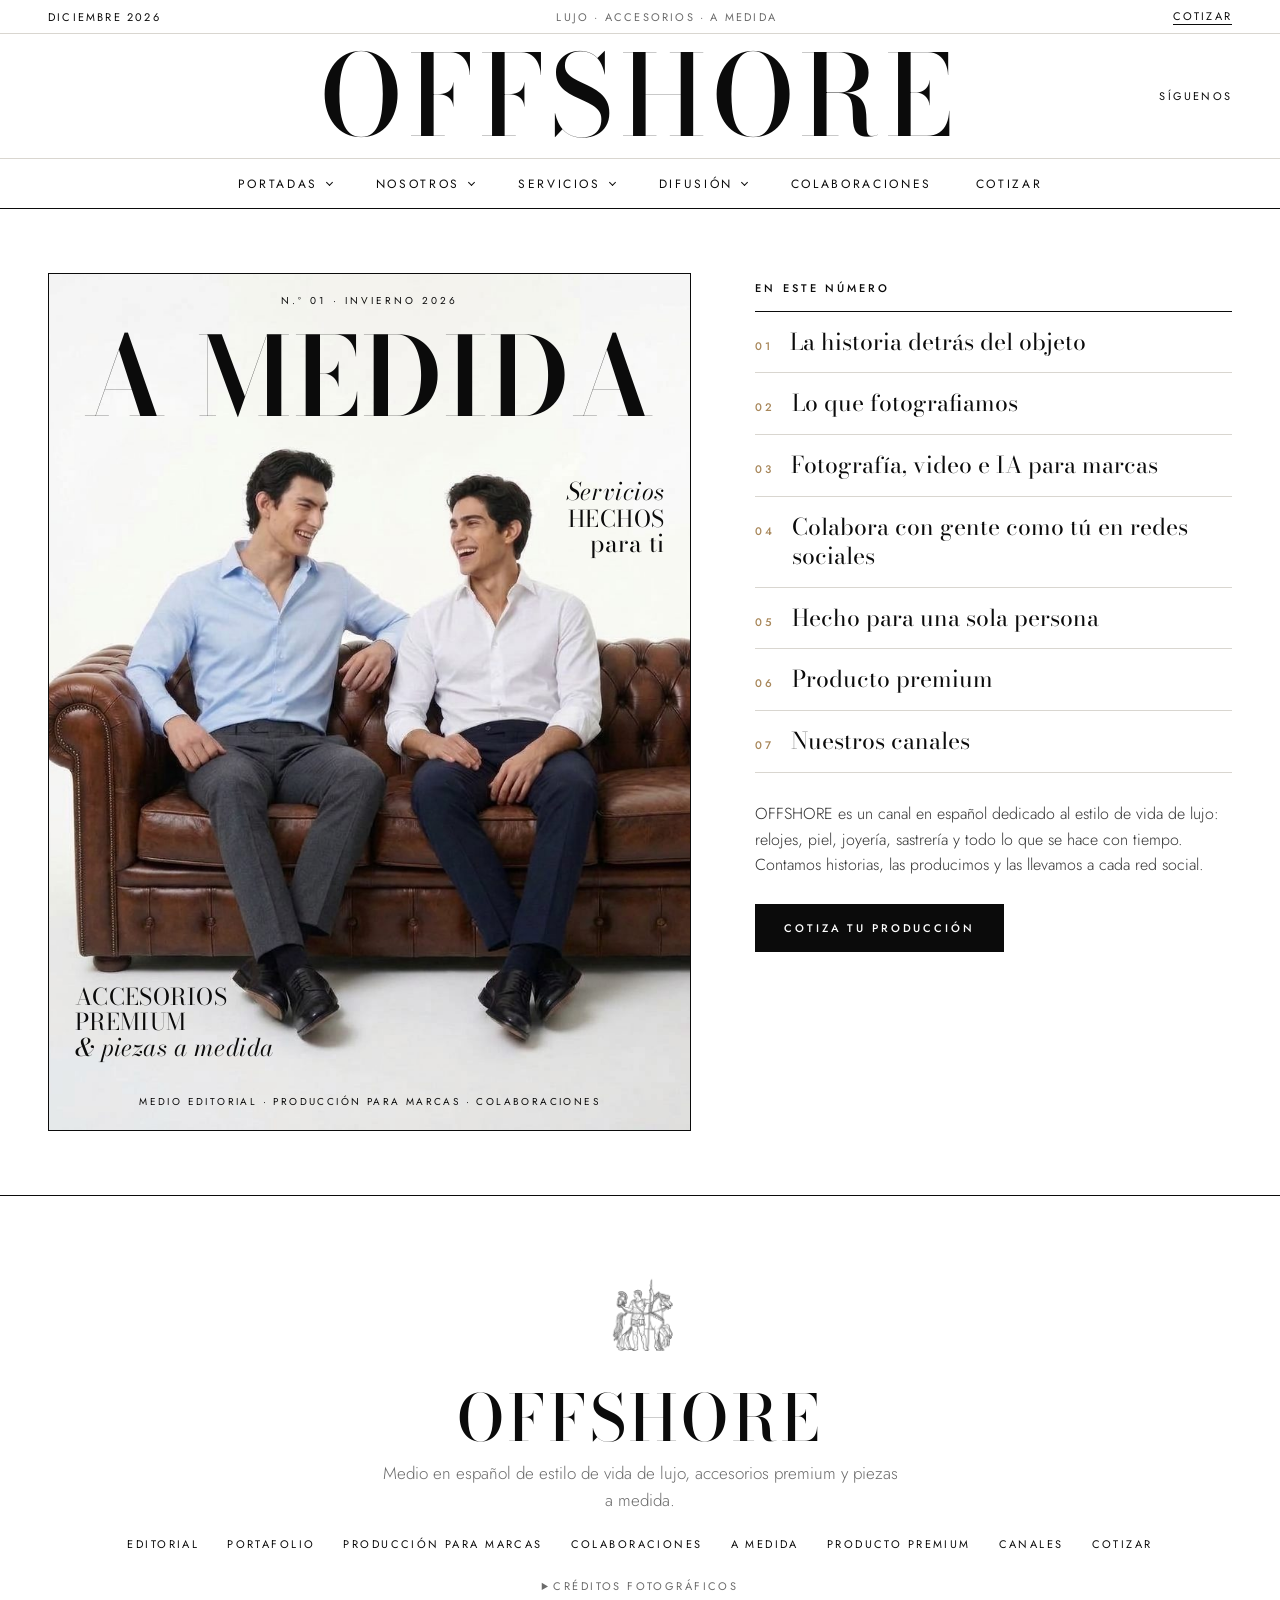
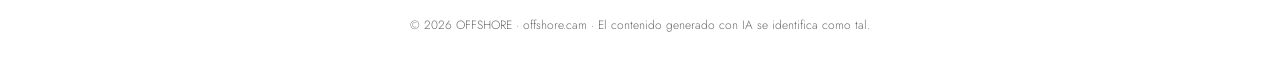
<file: index.html>
<!doctype html>
<html lang="es">
<head>
<meta charset="utf-8">
<meta name="viewport" content="width=device-width, initial-scale=1">
<title>OFFSHORE · Lujo, accesorios y piezas a medida</title>
<meta name="description" content="OFFSHORE es un medio en español de estilo de vida de lujo: accesorios premium y piezas a medida. Producimos fotografía, video y contenido con IA para marcas, y unimos marcas que colaboran y dividen el costo de producción.">
<meta property="og:title" content="OFFSHORE · Lujo, accesorios y piezas a medida">
<meta property="og:description" content="OFFSHORE es un medio en español de estilo de vida de lujo: accesorios premium y piezas a medida. Producimos fotografía, video y contenido con IA para marcas, y unimos marcas que colaboran y dividen el costo de producción.">
<meta property="og:image" content="images/marca/offshore-emblema.jpg">
<meta property="og:type" content="website">
<meta name="theme-color" content="#ffffff">
<link rel="icon" href="images/marca/offshore-emblema.jpg">
<link rel="preconnect" href="https://fonts.googleapis.com">
<link rel="preconnect" href="https://fonts.gstatic.com" crossorigin>
<link href="https://fonts.googleapis.com/css2?family=Bodoni+Moda:ital,opsz,wght@0,6..96,400..900;1,6..96,400..700&family=Jost:wght@300;400;500&display=swap" rel="stylesheet">
<link rel="stylesheet" href="css/offshore.css">
</head>
<body>

<a class="saltar" href="#contenido">Ir al contenido</a>

<header class="cabecera" id="cabecera">
  <div class="barra">
    <span class="barra__fecha" id="fecha">Noviembre 2026</span>
    <span class="barra__lema">Lujo · Accesorios · A medida</span>
    <a class="barra__cta" href="cotiza/index.html">Cotizar</a>
  </div>
  <div class="mancheta">
    <button class="menu-btn" id="menuBtn" aria-expanded="false" aria-controls="menu" aria-label="Abrir menú"><span></span><span></span></button>
    <a class="mancheta__nombre" href="index.html">OFFSHORE</a>
    <a class="mancheta__canales" href="canales/index.html">Síguenos</a>
  </div>
  <nav class="menu" id="menu" aria-label="Principal">
    <ul class="menu__lista">
      <li class="menu__grupo">
        <button class="menu__abre" type="button" aria-expanded="false" aria-controls="menuPortadas">Portadas</button>
        <ul class="menu__sub" id="menuPortadas">
          <li><a href="index.html" aria-current="page"><span>N.º 01</span>Invierno 2026</a></li>
        </ul>
      </li>
      <li class="menu__grupo">
        <button class="menu__abre" type="button" aria-expanded="false" aria-controls="menuNosotros">Nosotros</button>
        <ul class="menu__sub" id="menuNosotros">
          <li><a href="editorial/index.html"><span>01</span>Editorial</a></li>
          <li><a href="portafolio/index.html"><span>02</span>Portafolio</a></li>
          <li><a href="canales/index.html"><span>03</span>Canales</a></li>
        </ul>
      </li>
      <li class="menu__grupo">
        <button class="menu__abre" type="button" aria-expanded="false" aria-controls="menuServicios">Servicios</button>
        <ul class="menu__sub" id="menuServicios">
          <li><a href="servicios/index.html#filmacion"><span>01</span>Filmación</a></li>
          <li><a href="servicios/index.html#fotografia"><span>02</span>Fotografía</a></li>
          <li><a href="servicios/index.html#agentes"><span>03</span>Agentes</a></li>
        </ul>
      </li>
      <li class="menu__grupo">
        <button class="menu__abre" type="button" aria-expanded="false" aria-controls="menuDifusion">Difusión</button>
        <ul class="menu__sub" id="menuDifusion">
          <li><a href="premium/index.html"><span>01</span>Producto premium</a></li>
          <li><a href="a-medida/index.html"><span>02</span>A medida</a></li>
        </ul>
      </li>
      <li><a class="menu__enlace" href="colaboraciones/index.html">Colaboraciones</a></li>
      <li><a class="menu__cotizar" href="cotiza/index.html">Cotizar</a></li>
    </ul>
  </nav>
</header>

<main id="contenido">

  <!-- PORTADA -->
  <section class="portada">
    <figure class="portada__cubierta">
      <p class="portada__numero">N.º 01 · Invierno 2026</p>
      <h1 class="portada__titulo">A MEDIDA</h1>
      <img class="portada__foto" src="images/portada/portada-amigos-chesterfield.jpg" alt="Dos hombres ríen sentados en un sofá Chesterfield de piel, uno con camisa azul celeste y otro con camisa blanca, sobre fondo blanco">
      <p class="portada__linea portada__linea--izq"><em>Servicios</em><br>hechos<br><span class="minus">para ti</span></p>
      <p class="portada__linea portada__linea--der">Accesorios<br>premium<br><em>&amp; piezas a medida</em></p>
      <figcaption class="portada__pie">Medio editorial · Producción para marcas · Colaboraciones</figcaption>
    </figure>

    <aside class="portada__indice">
      <p class="rotulo">En este número</p>
      <ol class="indice">
        <li><a href="editorial/index.html"><span>01</span>La historia detrás del objeto</a></li>
        <li><a href="portafolio/index.html"><span>02</span>Lo que fotografiamos</a></li>
        <li><a href="servicios/index.html"><span>03</span>Fotografía, video e IA para marcas</a></li>
        <li><a href="colaboraciones/index.html"><span>04</span>Colabora con gente como tú en redes sociales</a></li>
        <li><a href="a-medida/index.html"><span>05</span>Hecho para una sola persona</a></li>
        <li><a href="premium/index.html"><span>06</span>Producto premium</a></li>
        <li><a href="canales/index.html"><span>07</span>Nuestros canales</a></li>
      </ol>
      <p class="portada__manifiesto">OFFSHORE es un canal en español dedicado al estilo de vida de lujo: relojes, piel, joyería, sastrería y todo lo que se hace con tiempo. Contamos historias, las producimos y las llevamos a cada red social.</p>
      <a class="boton" href="cotiza/index.html">Cotiza tu producción</a>
    </aside>
  </section>

</main>

<footer class="pie">
  <img class="pie__emblema" src="images/marca/offshore-emblema.jpg" alt="" aria-hidden="true">
  <p class="pie__nombre">OFFSHORE</p>
  <p class="pie__texto">Medio en español de estilo de vida de lujo, accesorios premium y piezas a medida.</p>
  <nav class="pie__nav" aria-label="Pie">
    <a href="editorial/index.html">Editorial</a><a href="portafolio/index.html">Portafolio</a><a href="servicios/index.html">Producción para marcas</a><a href="colaboraciones/index.html">Colaboraciones</a><a href="a-medida/index.html">A medida</a><a href="premium/index.html">Producto premium</a><a href="canales/index.html">Canales</a><a href="cotiza/index.html">Cotizar</a>
  </nav>
  <details class="creditos">
    <summary>Créditos fotográficos</summary>
    <ul>
      <li>Sony α7R III sobre fondo blanco — Jürgen Matern, <a href="https://commons.wikimedia.org/wiki/File:Sony_Alpha_ILCE-7RM3_full_frame_camera_with_lens.jpeg" rel="noopener">CC BY-SA 4.0</a></li>
      <li>Sony α7R III sobre mesa — John Brighenti, <a href="https://commons.wikimedia.org/wiki/File:Sony_Alpha_7R_III_with_Sigma_14-24mm_F2.8_DG_DN_Art.jpg" rel="noopener">CC BY 2.0</a></li>
      <li>Bolsa con lentes — Edvvc, <a href="https://commons.wikimedia.org/wiki/File:Six_lenses_(7410220256).jpg" rel="noopener">CC BY 2.0</a></li>
      <li>Ciclorama — MarkScarrott, <a href="https://commons.wikimedia.org/wiki/File:STUDIO_2_1.jpg" rel="noopener">CC BY-SA 4.0</a></li>
      <li>Set de iluminación — Klaus Ohlenschläger, <a href="https://commons.wikimedia.org/wiki/File:Professionelle_Produktfotografie_im_Fotostudio.jpg" rel="noopener">CC BY-SA 4.0</a></li>
      <li>Reloj clásico — Speake-Marin, <a href="https://commons.wikimedia.org/wiki/File:Classic_HMS_wristwatch_by_Speake-Marin.jpg" rel="noopener">CC BY-SA 3.0</a></li>
      <li>Cronógrafo — Ralf Steinberger, <a href="https://commons.wikimedia.org/wiki/File:Tissot_chronograph_watch_on_white_background.jpg" rel="noopener">CC BY 2.0</a></li>
      <li>Gemelos — Hgrobe, <a href="https://commons.wikimedia.org/wiki/File:Cufflinks-awi_hg.jpg" rel="noopener">CC BY-SA 3.0</a></li>
      <li>Pluma fuente — Irina Antonova, <a href="https://commons.wikimedia.org/wiki/File:Montblanc_fountain_pen_by_Irina_Antonova.jpg" rel="noopener">CC BY-SA 4.0</a></li>
      <li>Gafas de sol — Lotus Head, <a href="https://commons.wikimedia.org/wiki/File:Sunglasses-1.jpg" rel="noopener">CC BY-SA 3.0</a></li>
      <li>Argollas — Litho Printers, <a href="https://commons.wikimedia.org/wiki/File:Wedding_rings_photo_by_Litho_Printers.jpg" rel="noopener">CC BY 2.0</a></li>
      <li>Anillo de oro — The Metropolitan Museum of Art, <a href="https://commons.wikimedia.org/wiki/File:Gold_Signet_Ring_of_Michael_Zorianos_MET_LC_18_145_42_s6.jpg" rel="noopener">CC0</a></li>
      <li>Imágenes de producto de sastrería, camisería y cuidado de la piel: cortesía de las marcas.</li>
    </ul>
  </details>
  <p class="pie__legal">© <span id="anio">2026</span> OFFSHORE · offshore.cam · El contenido generado con IA se identifica como tal.</p>
</footer>

<script src="js/offshore.js" defer></script>
</body>
</html>
</file>
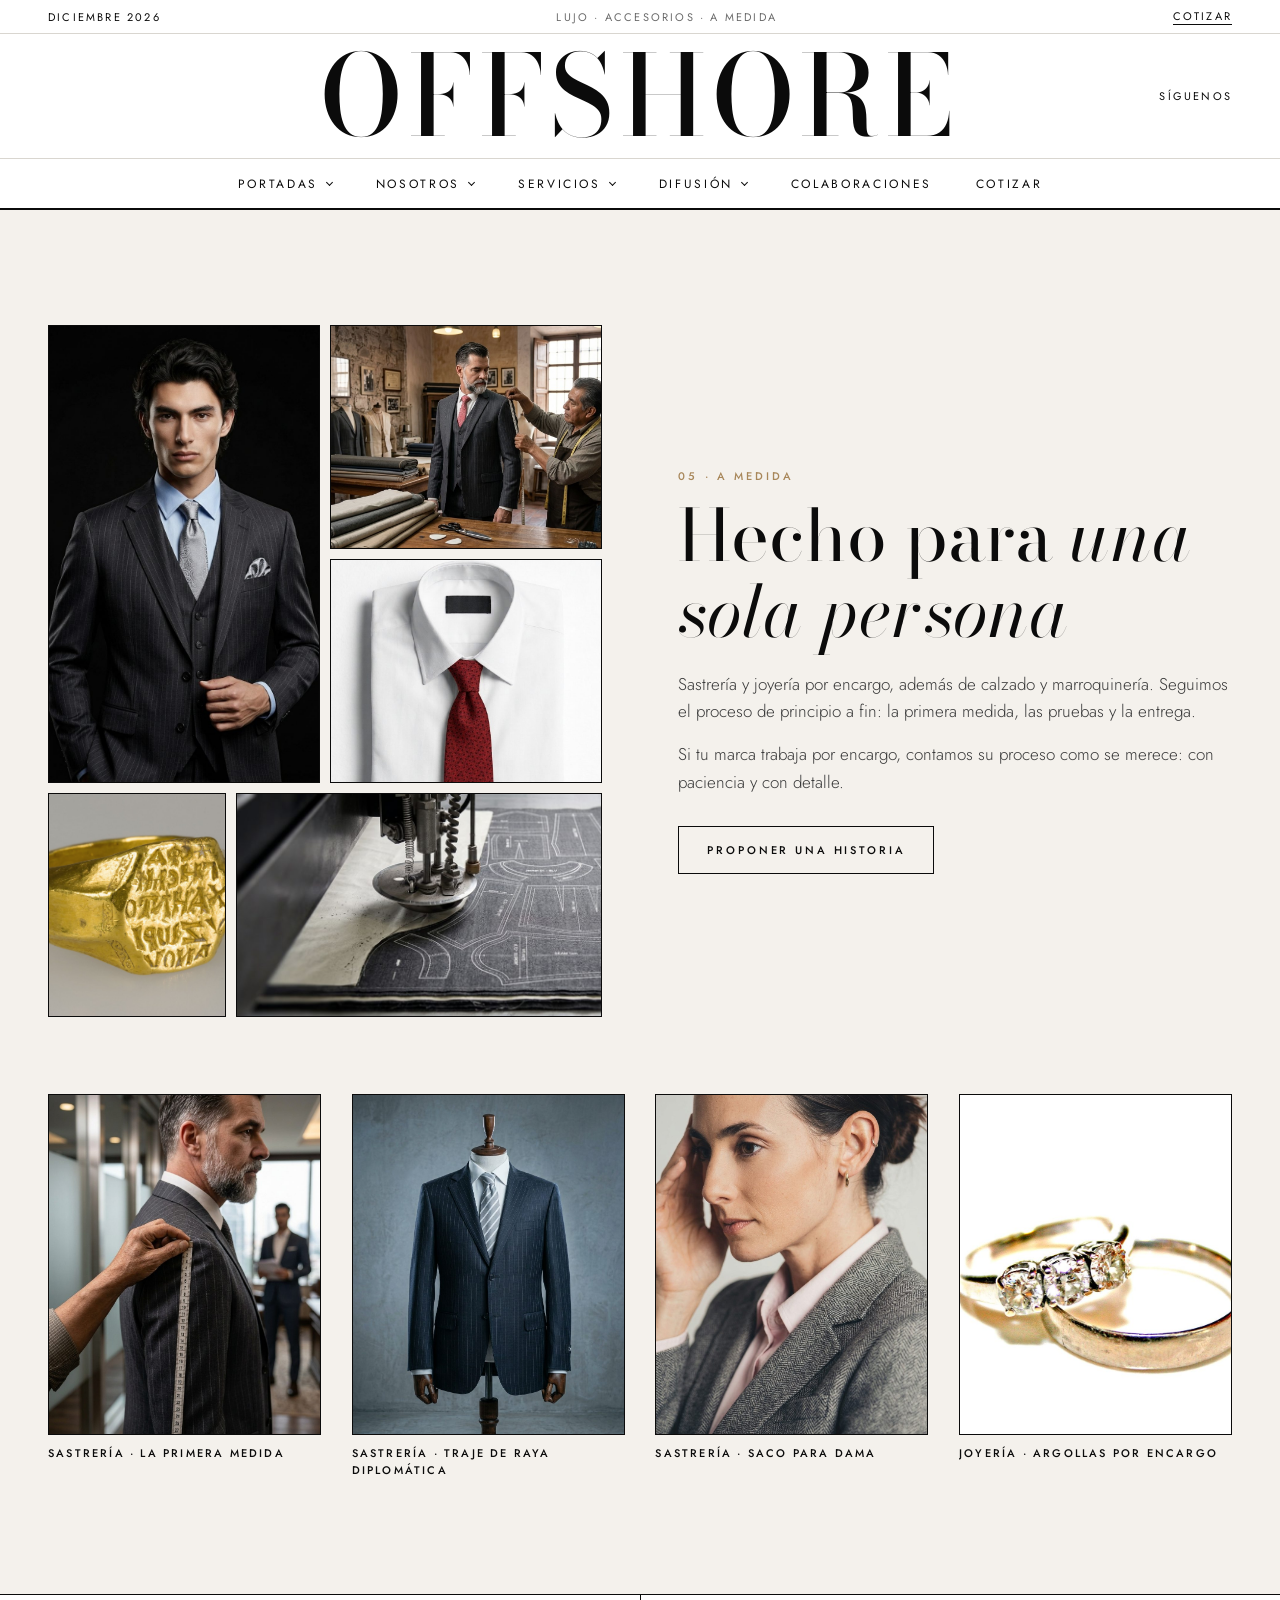
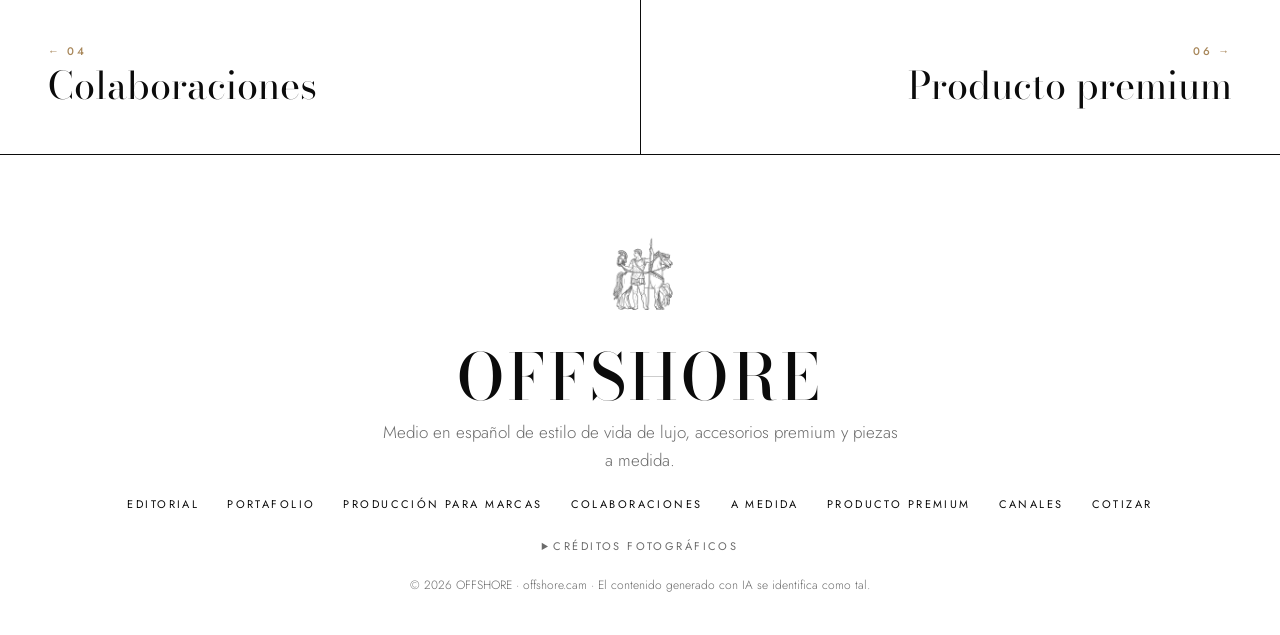
<file: a-medida/index.html>
<!doctype html>
<html lang="es">
<head>
<meta charset="utf-8">
<meta name="viewport" content="width=device-width, initial-scale=1">
<title>A medida · OFFSHORE</title>
<meta name="description" content="Sastrería y joyería por encargo, calzado y marroquinería: el proceso de principio a fin.">
<meta property="og:title" content="A medida · OFFSHORE">
<meta property="og:description" content="Sastrería y joyería por encargo, calzado y marroquinería: el proceso de principio a fin.">
<meta property="og:image" content="images/marca/offshore-emblema.jpg">
<meta property="og:type" content="website">
<meta name="theme-color" content="#ffffff">
<link rel="icon" href="../images/marca/offshore-emblema.jpg">
<link rel="preconnect" href="https://fonts.googleapis.com">
<link rel="preconnect" href="https://fonts.gstatic.com" crossorigin>
<link href="https://fonts.googleapis.com/css2?family=Bodoni+Moda:ital,opsz,wght@0,6..96,400..900;1,6..96,400..700&family=Jost:wght@300;400;500&display=swap" rel="stylesheet">
<link rel="stylesheet" href="../css/offshore.css">
</head>
<body>

<a class="saltar" href="#contenido">Ir al contenido</a>

<header class="cabecera" id="cabecera">
  <div class="barra">
    <span class="barra__fecha" id="fecha">Noviembre 2026</span>
    <span class="barra__lema">Lujo · Accesorios · A medida</span>
    <a class="barra__cta" href="../cotiza/index.html">Cotizar</a>
  </div>
  <div class="mancheta">
    <button class="menu-btn" id="menuBtn" aria-expanded="false" aria-controls="menu" aria-label="Abrir menú"><span></span><span></span></button>
    <a class="mancheta__nombre" href="../index.html">OFFSHORE</a>
    <a class="mancheta__canales" href="../canales/index.html">Síguenos</a>
  </div>
  <nav class="menu" id="menu" aria-label="Principal">
    <ul class="menu__lista">
      <li class="menu__grupo">
        <button class="menu__abre" type="button" aria-expanded="false" aria-controls="menuPortadas">Portadas</button>
        <ul class="menu__sub" id="menuPortadas">
          <li><a href="../index.html"><span>N.º 01</span>Invierno 2026</a></li>
        </ul>
      </li>
      <li class="menu__grupo">
        <button class="menu__abre" type="button" aria-expanded="false" aria-controls="menuNosotros">Nosotros</button>
        <ul class="menu__sub" id="menuNosotros">
          <li><a href="../editorial/index.html"><span>01</span>Editorial</a></li>
          <li><a href="../portafolio/index.html"><span>02</span>Portafolio</a></li>
          <li><a href="../canales/index.html"><span>03</span>Canales</a></li>
        </ul>
      </li>
      <li class="menu__grupo">
        <button class="menu__abre" type="button" aria-expanded="false" aria-controls="menuServicios">Servicios</button>
        <ul class="menu__sub" id="menuServicios">
          <li><a href="../servicios/index.html#filmacion"><span>01</span>Filmación</a></li>
          <li><a href="../servicios/index.html#fotografia"><span>02</span>Fotografía</a></li>
          <li><a href="../servicios/index.html#agentes"><span>03</span>Agentes</a></li>
        </ul>
      </li>
      <li class="menu__grupo">
        <button class="menu__abre" type="button" aria-expanded="false" aria-controls="menuDifusion">Difusión</button>
        <ul class="menu__sub" id="menuDifusion">
          <li><a href="../premium/index.html"><span>01</span>Producto premium</a></li>
          <li><a href="../a-medida/index.html" aria-current="page"><span>02</span>A medida</a></li>
        </ul>
      </li>
      <li><a class="menu__enlace" href="../colaboraciones/index.html">Colaboraciones</a></li>
      <li><a class="menu__cotizar" href="../cotiza/index.html">Cotizar</a></li>
    </ul>
  </nav>
</header>

<main id="contenido">

  <!-- A MEDIDA -->
  <section class="seccion seccion--papel" id="a-medida">
    <div class="medida">
      <div class="collage" role="img" aria-label="Collage de sastrería y joyería: traje gris de tweed, prueba en el taller, camisa con corbata roja, anillo de oro y corte de patrón">
        <img class="collage__a" src="../images/productos/collage-traje-tweed.jpg" alt="" loading="lazy">
        <img class="collage__b" src="../images/productos/collage-prueba-taller.jpg" alt="" loading="lazy">
        <img class="collage__c" src="../images/productos/collage-camisa-corbata-roja.jpg" alt="" loading="lazy">
        <img class="collage__d" src="../images/productos/collage-anillo-oro.jpg" alt="" loading="lazy">
        <img class="collage__e" src="../images/productos/collage-corte-patron.jpg" alt="" loading="lazy">
      </div>
      <div class="medida__texto">
        <p class="rotulo">05 · A medida</p>
        <h2>Hecho para <em>una sola persona</em></h2>
        <p>Sastrería y joyería por encargo, además de calzado y marroquinería. Seguimos el proceso de principio a fin: la primera medida, las pruebas y la entrega.</p>
        <p>Si tu marca trabaja por encargo, contamos su proceso como se merece: con paciencia y con detalle.</p>
        <a class="boton boton--linea" href="../cotiza/index.html">Proponer una historia</a>
      </div>
    </div>
    <div class="galeria galeria--4">
      <figure class="foto"><img src="../images/productos/medida-toma-de-medidas.jpg" alt="Sastre toma la medida de la manga a un hombre con traje gris" loading="lazy"><figcaption>Sastrería · La primera medida</figcaption></figure>
      <figure class="foto"><img src="../images/productos/medida-traje-marino.jpg" alt="Traje azul marino de raya diplomática con corbata plateada en maniquí" loading="lazy"><figcaption>Sastrería · Traje de raya diplomática</figcaption></figure>
      <figure class="foto"><img src="../images/productos/medida-saco-dama-tweed.jpg" alt="Mujer con saco gris de tweed y camisa rosa" loading="lazy"><figcaption>Sastrería · Saco para dama</figcaption></figure>
      <figure class="foto"><img src="../images/productos/medida-argollas.jpg" alt="Anillo con diamantes y argolla de oro" loading="lazy"><figcaption>Joyería · Argollas por encargo</figcaption></figure>
    </div>
  </section>

  <nav class="pasar" aria-label="Pasar página">
    <a class="pasar__ant" href="../colaboraciones/index.html"><small>← 04</small>Colaboraciones</a>
    <a class="pasar__sig" href="../premium/index.html"><small>06 →</small>Producto premium</a>
  </nav>


</main>

<footer class="pie">
  <img class="pie__emblema" src="../images/marca/offshore-emblema.jpg" alt="" aria-hidden="true">
  <p class="pie__nombre">OFFSHORE</p>
  <p class="pie__texto">Medio en español de estilo de vida de lujo, accesorios premium y piezas a medida.</p>
  <nav class="pie__nav" aria-label="Pie">
    <a href="../editorial/index.html">Editorial</a><a href="../portafolio/index.html">Portafolio</a><a href="../servicios/index.html">Producción para marcas</a><a href="../colaboraciones/index.html">Colaboraciones</a><a href="../a-medida/index.html">A medida</a><a href="../premium/index.html">Producto premium</a><a href="../canales/index.html">Canales</a><a href="../cotiza/index.html">Cotizar</a>
  </nav>
  <details class="creditos">
    <summary>Créditos fotográficos</summary>
    <ul>
      <li>Sony α7R III sobre fondo blanco — Jürgen Matern, <a href="https://commons.wikimedia.org/wiki/File:Sony_Alpha_ILCE-7RM3_full_frame_camera_with_lens.jpeg" rel="noopener">CC BY-SA 4.0</a></li>
      <li>Sony α7R III sobre mesa — John Brighenti, <a href="https://commons.wikimedia.org/wiki/File:Sony_Alpha_7R_III_with_Sigma_14-24mm_F2.8_DG_DN_Art.jpg" rel="noopener">CC BY 2.0</a></li>
      <li>Bolsa con lentes — Edvvc, <a href="https://commons.wikimedia.org/wiki/File:Six_lenses_(7410220256).jpg" rel="noopener">CC BY 2.0</a></li>
      <li>Ciclorama — MarkScarrott, <a href="https://commons.wikimedia.org/wiki/File:STUDIO_2_1.jpg" rel="noopener">CC BY-SA 4.0</a></li>
      <li>Set de iluminación — Klaus Ohlenschläger, <a href="https://commons.wikimedia.org/wiki/File:Professionelle_Produktfotografie_im_Fotostudio.jpg" rel="noopener">CC BY-SA 4.0</a></li>
      <li>Reloj clásico — Speake-Marin, <a href="https://commons.wikimedia.org/wiki/File:Classic_HMS_wristwatch_by_Speake-Marin.jpg" rel="noopener">CC BY-SA 3.0</a></li>
      <li>Cronógrafo — Ralf Steinberger, <a href="https://commons.wikimedia.org/wiki/File:Tissot_chronograph_watch_on_white_background.jpg" rel="noopener">CC BY 2.0</a></li>
      <li>Gemelos — Hgrobe, <a href="https://commons.wikimedia.org/wiki/File:Cufflinks-awi_hg.jpg" rel="noopener">CC BY-SA 3.0</a></li>
      <li>Pluma fuente — Irina Antonova, <a href="https://commons.wikimedia.org/wiki/File:Montblanc_fountain_pen_by_Irina_Antonova.jpg" rel="noopener">CC BY-SA 4.0</a></li>
      <li>Gafas de sol — Lotus Head, <a href="https://commons.wikimedia.org/wiki/File:Sunglasses-1.jpg" rel="noopener">CC BY-SA 3.0</a></li>
      <li>Argollas — Litho Printers, <a href="https://commons.wikimedia.org/wiki/File:Wedding_rings_photo_by_Litho_Printers.jpg" rel="noopener">CC BY 2.0</a></li>
      <li>Anillo de oro — The Metropolitan Museum of Art, <a href="https://commons.wikimedia.org/wiki/File:Gold_Signet_Ring_of_Michael_Zorianos_MET_LC_18_145_42_s6.jpg" rel="noopener">CC0</a></li>
      <li>Imágenes de producto de sastrería, camisería y cuidado de la piel: cortesía de las marcas.</li>
    </ul>
  </details>
  <p class="pie__legal">© <span id="anio">2026</span> OFFSHORE · offshore.cam · El contenido generado con IA se identifica como tal.</p>
</footer>

<script src="../js/offshore.js" defer></script>
</body>
</html>
</file>
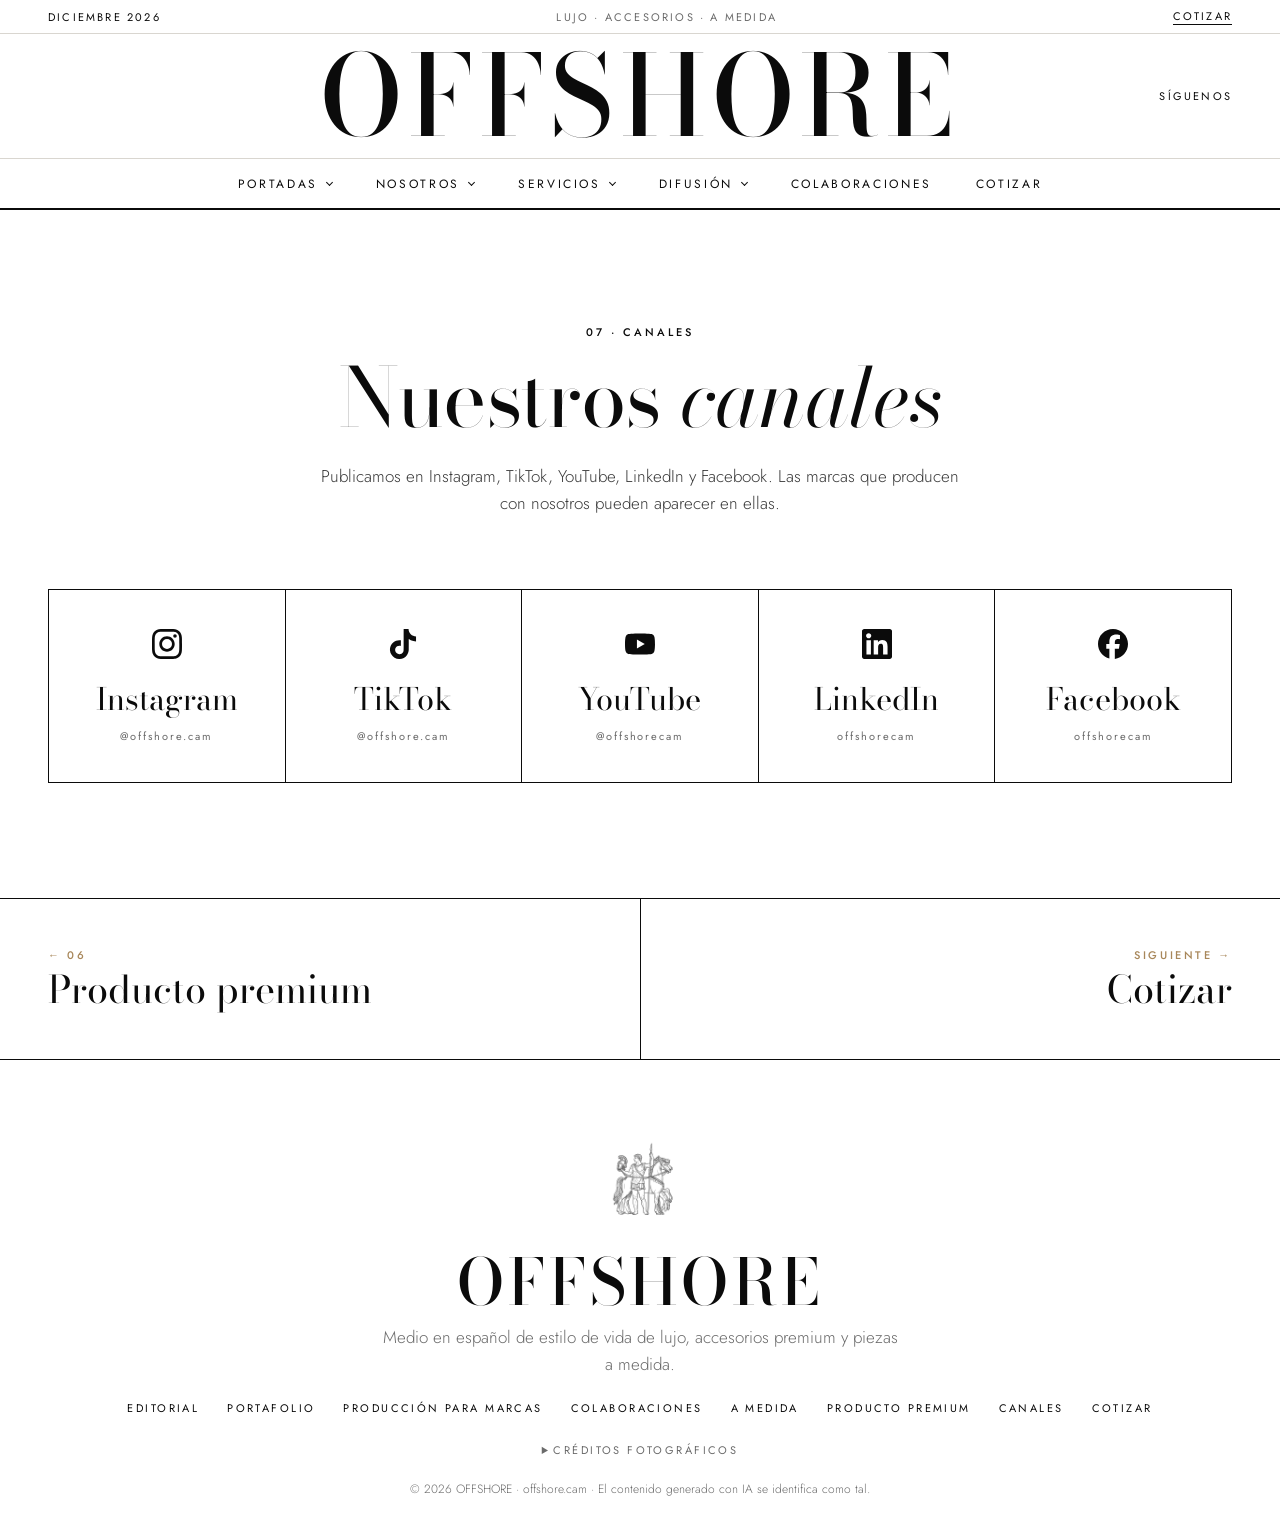
<file: canales/index.html>
<!doctype html>
<html lang="es">
<head>
<meta charset="utf-8">
<meta name="viewport" content="width=device-width, initial-scale=1">
<title>Canales · OFFSHORE</title>
<meta name="description" content="OFFSHORE en Instagram, TikTok, YouTube, LinkedIn y Facebook.">
<meta property="og:title" content="Canales · OFFSHORE">
<meta property="og:description" content="OFFSHORE en Instagram, TikTok, YouTube, LinkedIn y Facebook.">
<meta property="og:image" content="images/marca/offshore-emblema.jpg">
<meta property="og:type" content="website">
<meta name="theme-color" content="#ffffff">
<link rel="icon" href="../images/marca/offshore-emblema.jpg">
<link rel="preconnect" href="https://fonts.googleapis.com">
<link rel="preconnect" href="https://fonts.gstatic.com" crossorigin>
<link href="https://fonts.googleapis.com/css2?family=Bodoni+Moda:ital,opsz,wght@0,6..96,400..900;1,6..96,400..700&family=Jost:wght@300;400;500&display=swap" rel="stylesheet">
<link rel="stylesheet" href="../css/offshore.css">
</head>
<body>

<a class="saltar" href="#contenido">Ir al contenido</a>

<header class="cabecera" id="cabecera">
  <div class="barra">
    <span class="barra__fecha" id="fecha">Noviembre 2026</span>
    <span class="barra__lema">Lujo · Accesorios · A medida</span>
    <a class="barra__cta" href="../cotiza/index.html">Cotizar</a>
  </div>
  <div class="mancheta">
    <button class="menu-btn" id="menuBtn" aria-expanded="false" aria-controls="menu" aria-label="Abrir menú"><span></span><span></span></button>
    <a class="mancheta__nombre" href="../index.html">OFFSHORE</a>
    <a class="mancheta__canales" href="../canales/index.html">Síguenos</a>
  </div>
  <nav class="menu" id="menu" aria-label="Principal">
    <ul class="menu__lista">
      <li class="menu__grupo">
        <button class="menu__abre" type="button" aria-expanded="false" aria-controls="menuPortadas">Portadas</button>
        <ul class="menu__sub" id="menuPortadas">
          <li><a href="../index.html"><span>N.º 01</span>Invierno 2026</a></li>
        </ul>
      </li>
      <li class="menu__grupo">
        <button class="menu__abre" type="button" aria-expanded="false" aria-controls="menuNosotros">Nosotros</button>
        <ul class="menu__sub" id="menuNosotros">
          <li><a href="../editorial/index.html"><span>01</span>Editorial</a></li>
          <li><a href="../portafolio/index.html"><span>02</span>Portafolio</a></li>
          <li><a href="../canales/index.html" aria-current="page"><span>03</span>Canales</a></li>
        </ul>
      </li>
      <li class="menu__grupo">
        <button class="menu__abre" type="button" aria-expanded="false" aria-controls="menuServicios">Servicios</button>
        <ul class="menu__sub" id="menuServicios">
          <li><a href="../servicios/index.html#filmacion"><span>01</span>Filmación</a></li>
          <li><a href="../servicios/index.html#fotografia"><span>02</span>Fotografía</a></li>
          <li><a href="../servicios/index.html#agentes"><span>03</span>Agentes</a></li>
        </ul>
      </li>
      <li class="menu__grupo">
        <button class="menu__abre" type="button" aria-expanded="false" aria-controls="menuDifusion">Difusión</button>
        <ul class="menu__sub" id="menuDifusion">
          <li><a href="../premium/index.html"><span>01</span>Producto premium</a></li>
          <li><a href="../a-medida/index.html"><span>02</span>A medida</a></li>
        </ul>
      </li>
      <li><a class="menu__enlace" href="../colaboraciones/index.html">Colaboraciones</a></li>
      <li><a class="menu__cotizar" href="../cotiza/index.html">Cotizar</a></li>
    </ul>
  </nav>
</header>

<main id="contenido">

  <!-- CANALES -->
  <section class="seccion" id="canales">
    <header class="seccion__cabeza">
      <p class="rotulo">07 · Canales</p>
      <h2>Nuestros <em>canales</em></h2>
      <p class="seccion__entrada">Publicamos en Instagram, TikTok, YouTube, LinkedIn y Facebook. Las marcas que producen con nosotros pueden aparecer en ellas.</p>
    </header>
    <ul class="canales">
      <li><a href="https://www.instagram.com/offshore.cam" rel="noopener" target="_blank" aria-label="Instagram @offshore.cam"><svg viewBox="0 0 24 24" aria-hidden="true"><path d="M7.0301.084c-1.2768.0602-2.1487.264-2.911.5634-.7888.3075-1.4575.72-2.1228 1.3877-.6652.6677-1.075 1.3368-1.3802 2.127-.2954.7638-.4956 1.6365-.552 2.914-.0564 1.2775-.0689 1.6882-.0626 4.947.0062 3.2586.0206 3.6671.0825 4.9473.061 1.2765.264 2.1482.5635 2.9107.308.7889.72 1.4573 1.388 2.1228.6679.6655 1.3365 1.0743 2.1285 1.38.7632.295 1.6361.4961 2.9134.552 1.2773.056 1.6884.069 4.9462.0627 3.2578-.0062 3.668-.0207 4.9478-.0814 1.28-.0607 2.147-.2652 2.9098-.5633.7889-.3086 1.4578-.72 2.1228-1.3881.665-.6682 1.0745-1.3378 1.3795-2.1284.2957-.7632.4966-1.636.552-2.9124.056-1.2809.0692-1.6898.063-4.948-.0063-3.2583-.021-3.6668-.0817-4.9465-.0607-1.2797-.264-2.1487-.5633-2.9117-.3084-.7889-.72-1.4568-1.3876-2.1228C21.2982 1.33 20.628.9208 19.8378.6165 19.074.321 18.2017.1197 16.9244.0645 15.6471.0093 15.236-.005 11.977.0014 8.718.0076 8.31.0215 7.0301.0839m.1402 21.6932c-1.17-.0509-1.8053-.2453-2.2287-.408-.5606-.216-.96-.4771-1.3819-.895-.422-.4178-.6811-.8186-.9-1.378-.1644-.4234-.3624-1.058-.4171-2.228-.0595-1.2645-.072-1.6442-.079-4.848-.007-3.2037.0053-3.583.0607-4.848.05-1.169.2456-1.805.408-2.2282.216-.5613.4762-.96.895-1.3816.4188-.4217.8184-.6814 1.3783-.9003.423-.1651 1.0575-.3614 2.227-.4171 1.2655-.06 1.6447-.072 4.848-.079 3.2033-.007 3.5835.005 4.8495.0608 1.169.0508 1.8053.2445 2.228.408.5608.216.96.4754 1.3816.895.4217.4194.6816.8176.9005 1.3787.1653.4217.3617 1.056.4169 2.2263.0602 1.2655.0739 1.645.0796 4.848.0058 3.203-.0055 3.5834-.061 4.848-.051 1.17-.245 1.8055-.408 2.2294-.216.5604-.4763.96-.8954 1.3814-.419.4215-.8181.6811-1.3783.9-.4224.1649-1.0577.3617-2.2262.4174-1.2656.0595-1.6448.072-4.8493.079-3.2045.007-3.5825-.006-4.848-.0608M16.953 5.5864A1.44 1.44 0 1 0 18.39 4.144a1.44 1.44 0 0 0-1.437 1.4424M5.8385 12.012c.0067 3.4032 2.7706 6.1557 6.173 6.1493 3.4026-.0065 6.157-2.7701 6.1506-6.1733-.0065-3.4032-2.771-6.1565-6.174-6.1498-3.403.0067-6.156 2.771-6.1496 6.1738M8 12.0077a4 4 0 1 1 4.008 3.9921A3.9996 3.9996 0 0 1 8 12.0077"/></svg><strong>Instagram</strong><span>@offshore.cam</span></a></li>
      <li><a href="https://www.tiktok.com/@offshore.cam" rel="noopener" target="_blank" aria-label="TikTok @offshore.cam"><svg viewBox="0 0 24 24" aria-hidden="true"><path d="M12.525.02c1.31-.02 2.61-.01 3.91-.02.08 1.53.63 3.09 1.75 4.17 1.12 1.11 2.7 1.62 4.24 1.79v4.03c-1.44-.05-2.89-.35-4.2-.97-.57-.26-1.1-.59-1.62-.93-.01 2.92.01 5.84-.02 8.75-.08 1.4-.54 2.79-1.35 3.94-1.31 1.92-3.58 3.17-5.91 3.21-1.43.08-2.86-.31-4.08-1.03-2.02-1.19-3.44-3.37-3.65-5.71-.02-.5-.03-1-.01-1.49.18-1.9 1.12-3.72 2.58-4.96 1.66-1.44 3.98-2.13 6.15-1.72.02 1.48-.04 2.96-.04 4.44-.99-.32-2.15-.23-3.02.37-.63.41-1.11 1.04-1.36 1.75-.21.51-.15 1.07-.14 1.61.24 1.64 1.82 3.02 3.5 2.87 1.12-.01 2.19-.66 2.77-1.61.19-.33.4-.67.41-1.06.1-1.79.06-3.57.07-5.36.01-4.03-.01-8.05.02-12.07z"/></svg><strong>TikTok</strong><span>@offshore.cam</span></a></li>
      <li><a href="https://www.youtube.com/@offshorecam" rel="noopener" target="_blank" aria-label="YouTube @offshorecam"><svg viewBox="0 0 24 24" aria-hidden="true"><path d="M23.498 6.186a3.016 3.016 0 0 0-2.122-2.136C19.505 3.545 12 3.545 12 3.545s-7.505 0-9.377.505A3.017 3.017 0 0 0 .502 6.186C0 8.07 0 12 0 12s0 3.93.502 5.814a3.016 3.016 0 0 0 2.122 2.136c1.871.505 9.376.505 9.376.505s7.505 0 9.377-.505a3.015 3.015 0 0 0 2.122-2.136C24 15.93 24 12 24 12s0-3.93-.502-5.814zM9.545 15.568V8.432L15.818 12l-6.273 3.568z"/></svg><strong>YouTube</strong><span>@offshorecam</span></a></li>
      <li><a href="https://www.linkedin.com/company/offshorecam" rel="noopener" target="_blank" aria-label="LinkedIn offshorecam"><svg viewBox="0 0 24 24" aria-hidden="true"><path d="M20.447 20.452h-3.554v-5.569c0-1.328-.027-3.037-1.852-3.037-1.853 0-2.136 1.445-2.136 2.939v5.667H9.351V9h3.414v1.561h.046c.477-.9 1.637-1.85 3.37-1.85 3.601 0 4.267 2.37 4.267 5.455v6.286zM5.337 7.433c-1.144 0-2.063-.926-2.063-2.065 0-1.138.92-2.063 2.063-2.063 1.14 0 2.064.925 2.064 2.063 0 1.139-.925 2.065-2.064 2.065zm1.782 13.019H3.555V9h3.564v11.452zM22.225 0H1.771C.792 0 0 .774 0 1.729v20.542C0 23.227.792 24 1.771 24h20.451C23.2 24 24 23.227 24 22.271V1.729C24 .774 23.2 0 22.222 0h.003z"/></svg><strong>LinkedIn</strong><span>offshorecam</span></a></li>
      <li><a href="https://www.facebook.com/offshorecam" rel="noopener" target="_blank" aria-label="Facebook offshorecam"><svg viewBox="0 0 24 24" aria-hidden="true"><path d="M9.101 23.691v-7.98H6.627v-3.667h2.474v-1.58c0-4.085 1.848-5.978 5.858-5.978.401 0 .955.042 1.468.103a8.68 8.68 0 0 1 1.141.195v3.325a8.623 8.623 0 0 0-.653-.036 26.805 26.805 0 0 0-.733-.009c-.707 0-1.259.096-1.675.309a1.686 1.686 0 0 0-.679.622c-.258.42-.374.995-.374 1.752v1.297h3.919l-.386 2.103-.287 1.564h-3.246v8.245C19.396 23.238 24 18.179 24 12.044c0-6.627-5.373-12-12-12s-12 5.373-12 12c0 5.628 3.874 10.35 9.101 11.647Z"/></svg><strong>Facebook</strong><span>offshorecam</span></a></li>
    </ul>
  </section>

  <nav class="pasar" aria-label="Pasar página">
    <a class="pasar__ant" href="../premium/index.html"><small>← 06</small>Producto premium</a>
    <a class="pasar__sig" href="../cotiza/index.html"><small>Siguiente →</small>Cotizar</a>
  </nav>


</main>

<footer class="pie">
  <img class="pie__emblema" src="../images/marca/offshore-emblema.jpg" alt="" aria-hidden="true">
  <p class="pie__nombre">OFFSHORE</p>
  <p class="pie__texto">Medio en español de estilo de vida de lujo, accesorios premium y piezas a medida.</p>
  <nav class="pie__nav" aria-label="Pie">
    <a href="../editorial/index.html">Editorial</a><a href="../portafolio/index.html">Portafolio</a><a href="../servicios/index.html">Producción para marcas</a><a href="../colaboraciones/index.html">Colaboraciones</a><a href="../a-medida/index.html">A medida</a><a href="../premium/index.html">Producto premium</a><a href="../canales/index.html">Canales</a><a href="../cotiza/index.html">Cotizar</a>
  </nav>
  <details class="creditos">
    <summary>Créditos fotográficos</summary>
    <ul>
      <li>Sony α7R III sobre fondo blanco — Jürgen Matern, <a href="https://commons.wikimedia.org/wiki/File:Sony_Alpha_ILCE-7RM3_full_frame_camera_with_lens.jpeg" rel="noopener">CC BY-SA 4.0</a></li>
      <li>Sony α7R III sobre mesa — John Brighenti, <a href="https://commons.wikimedia.org/wiki/File:Sony_Alpha_7R_III_with_Sigma_14-24mm_F2.8_DG_DN_Art.jpg" rel="noopener">CC BY 2.0</a></li>
      <li>Bolsa con lentes — Edvvc, <a href="https://commons.wikimedia.org/wiki/File:Six_lenses_(7410220256).jpg" rel="noopener">CC BY 2.0</a></li>
      <li>Ciclorama — MarkScarrott, <a href="https://commons.wikimedia.org/wiki/File:STUDIO_2_1.jpg" rel="noopener">CC BY-SA 4.0</a></li>
      <li>Set de iluminación — Klaus Ohlenschläger, <a href="https://commons.wikimedia.org/wiki/File:Professionelle_Produktfotografie_im_Fotostudio.jpg" rel="noopener">CC BY-SA 4.0</a></li>
      <li>Reloj clásico — Speake-Marin, <a href="https://commons.wikimedia.org/wiki/File:Classic_HMS_wristwatch_by_Speake-Marin.jpg" rel="noopener">CC BY-SA 3.0</a></li>
      <li>Cronógrafo — Ralf Steinberger, <a href="https://commons.wikimedia.org/wiki/File:Tissot_chronograph_watch_on_white_background.jpg" rel="noopener">CC BY 2.0</a></li>
      <li>Gemelos — Hgrobe, <a href="https://commons.wikimedia.org/wiki/File:Cufflinks-awi_hg.jpg" rel="noopener">CC BY-SA 3.0</a></li>
      <li>Pluma fuente — Irina Antonova, <a href="https://commons.wikimedia.org/wiki/File:Montblanc_fountain_pen_by_Irina_Antonova.jpg" rel="noopener">CC BY-SA 4.0</a></li>
      <li>Gafas de sol — Lotus Head, <a href="https://commons.wikimedia.org/wiki/File:Sunglasses-1.jpg" rel="noopener">CC BY-SA 3.0</a></li>
      <li>Argollas — Litho Printers, <a href="https://commons.wikimedia.org/wiki/File:Wedding_rings_photo_by_Litho_Printers.jpg" rel="noopener">CC BY 2.0</a></li>
      <li>Anillo de oro — The Metropolitan Museum of Art, <a href="https://commons.wikimedia.org/wiki/File:Gold_Signet_Ring_of_Michael_Zorianos_MET_LC_18_145_42_s6.jpg" rel="noopener">CC0</a></li>
      <li>Imágenes de producto de sastrería, camisería y cuidado de la piel: cortesía de las marcas.</li>
    </ul>
  </details>
  <p class="pie__legal">© <span id="anio">2026</span> OFFSHORE · offshore.cam · El contenido generado con IA se identifica como tal.</p>
</footer>

<script src="../js/offshore.js" defer></script>
</body>
</html>
</file>
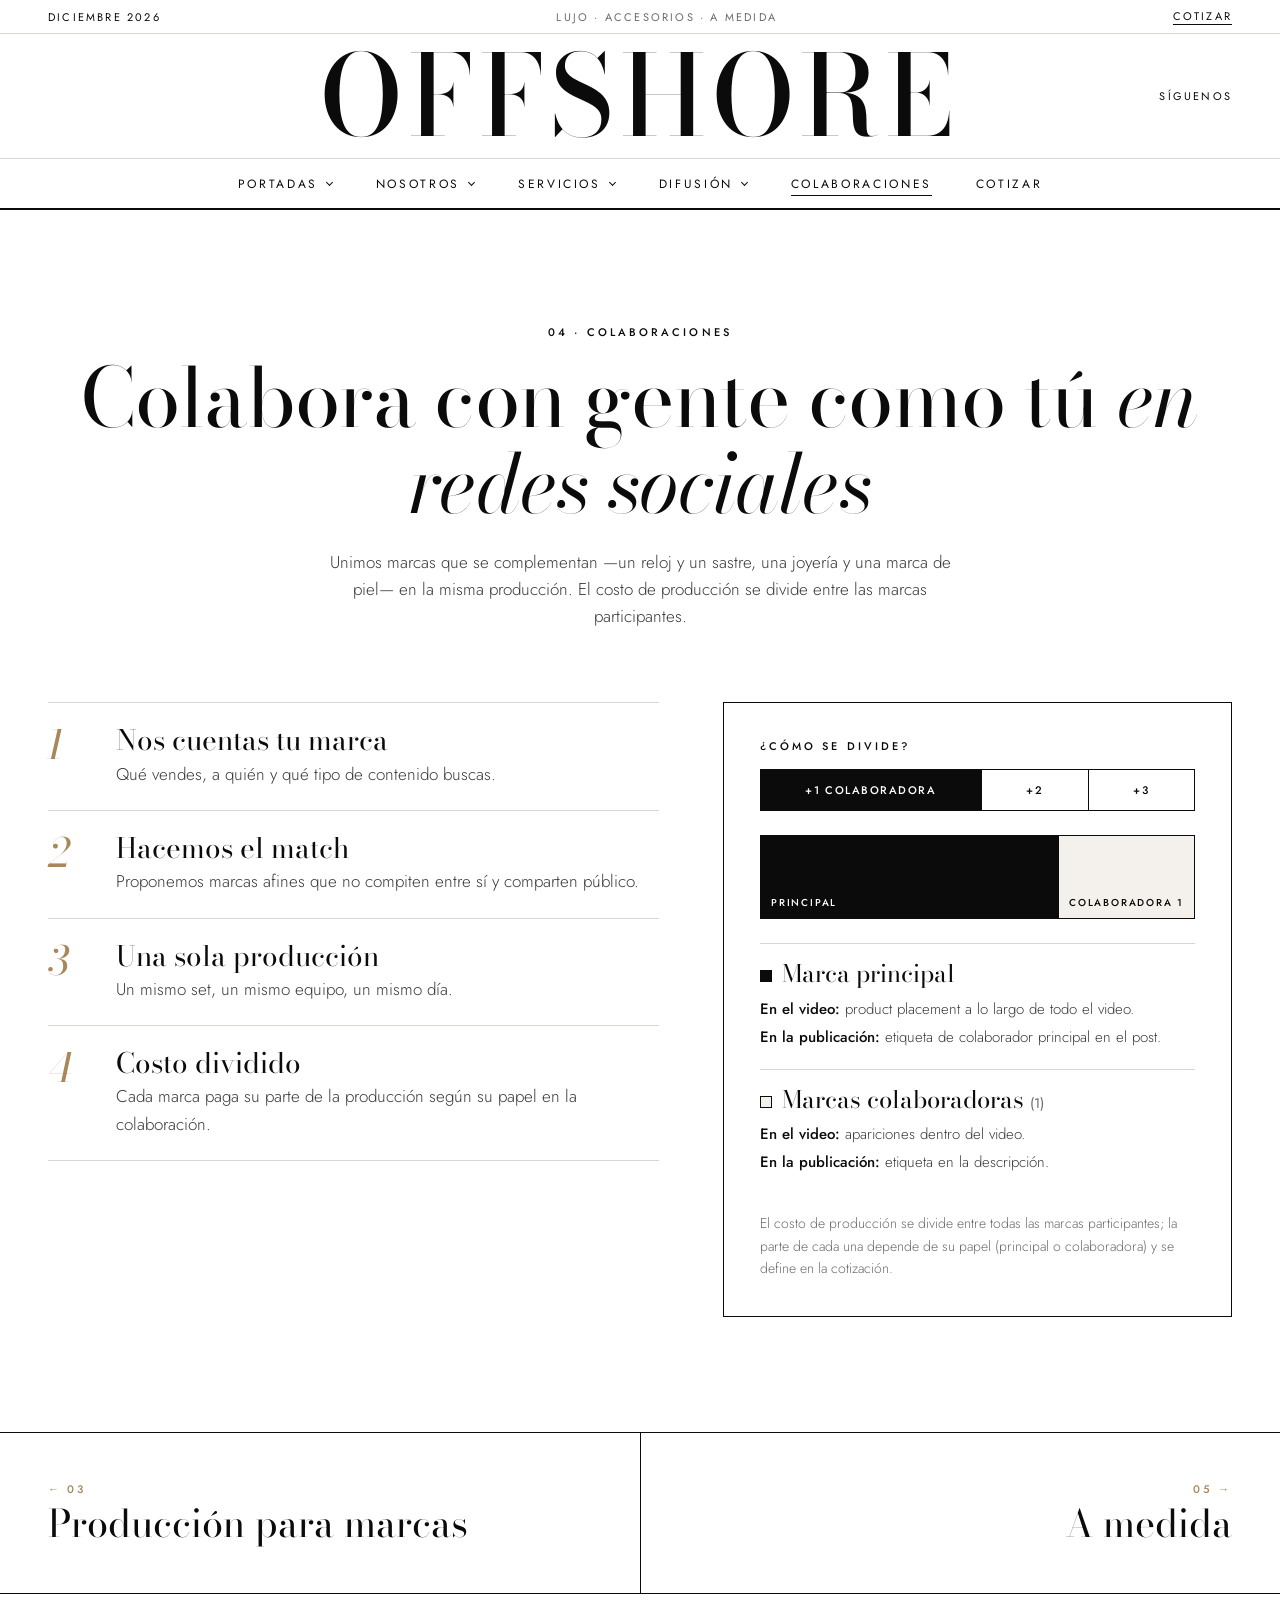
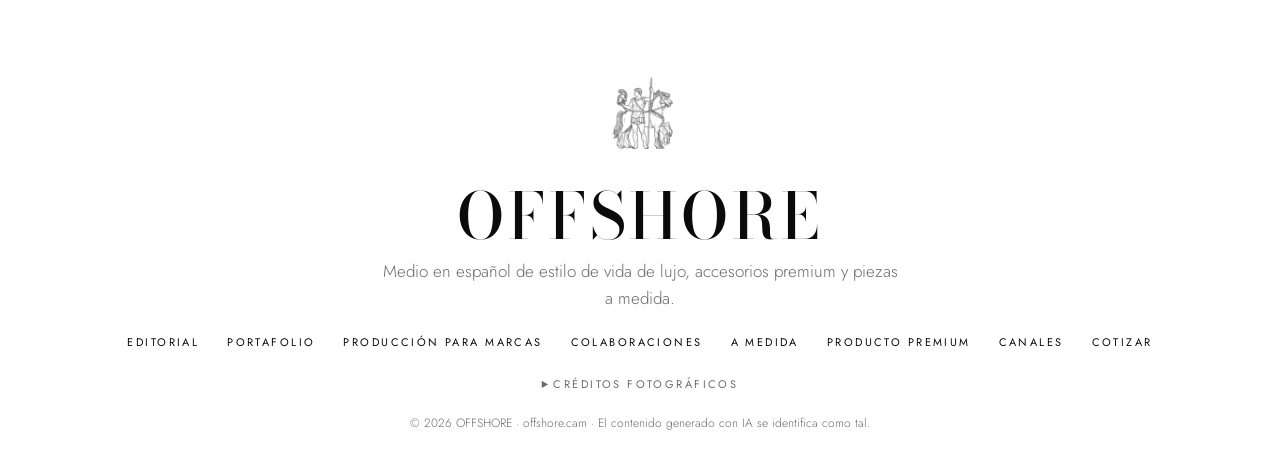
<file: colaboraciones/index.html>
<!doctype html>
<html lang="es">
<head>
<meta charset="utf-8">
<meta name="viewport" content="width=device-width, initial-scale=1">
<title>Colaboraciones · OFFSHORE</title>
<meta name="description" content="Unimos marcas afines en una misma producción y el costo se divide entre ellas.">
<meta property="og:title" content="Colaboraciones · OFFSHORE">
<meta property="og:description" content="Unimos marcas afines en una misma producción y el costo se divide entre ellas.">
<meta property="og:image" content="images/marca/offshore-emblema.jpg">
<meta property="og:type" content="website">
<meta name="theme-color" content="#ffffff">
<link rel="icon" href="../images/marca/offshore-emblema.jpg">
<link rel="preconnect" href="https://fonts.googleapis.com">
<link rel="preconnect" href="https://fonts.gstatic.com" crossorigin>
<link href="https://fonts.googleapis.com/css2?family=Bodoni+Moda:ital,opsz,wght@0,6..96,400..900;1,6..96,400..700&family=Jost:wght@300;400;500&display=swap" rel="stylesheet">
<link rel="stylesheet" href="../css/offshore.css">
</head>
<body>

<a class="saltar" href="#contenido">Ir al contenido</a>

<header class="cabecera" id="cabecera">
  <div class="barra">
    <span class="barra__fecha" id="fecha">Noviembre 2026</span>
    <span class="barra__lema">Lujo · Accesorios · A medida</span>
    <a class="barra__cta" href="../cotiza/index.html">Cotizar</a>
  </div>
  <div class="mancheta">
    <button class="menu-btn" id="menuBtn" aria-expanded="false" aria-controls="menu" aria-label="Abrir menú"><span></span><span></span></button>
    <a class="mancheta__nombre" href="../index.html">OFFSHORE</a>
    <a class="mancheta__canales" href="../canales/index.html">Síguenos</a>
  </div>
  <nav class="menu" id="menu" aria-label="Principal">
    <ul class="menu__lista">
      <li class="menu__grupo">
        <button class="menu__abre" type="button" aria-expanded="false" aria-controls="menuPortadas">Portadas</button>
        <ul class="menu__sub" id="menuPortadas">
          <li><a href="../index.html"><span>N.º 01</span>Invierno 2026</a></li>
        </ul>
      </li>
      <li class="menu__grupo">
        <button class="menu__abre" type="button" aria-expanded="false" aria-controls="menuNosotros">Nosotros</button>
        <ul class="menu__sub" id="menuNosotros">
          <li><a href="../editorial/index.html"><span>01</span>Editorial</a></li>
          <li><a href="../portafolio/index.html"><span>02</span>Portafolio</a></li>
          <li><a href="../canales/index.html"><span>03</span>Canales</a></li>
        </ul>
      </li>
      <li class="menu__grupo">
        <button class="menu__abre" type="button" aria-expanded="false" aria-controls="menuServicios">Servicios</button>
        <ul class="menu__sub" id="menuServicios">
          <li><a href="../servicios/index.html#filmacion"><span>01</span>Filmación</a></li>
          <li><a href="../servicios/index.html#fotografia"><span>02</span>Fotografía</a></li>
          <li><a href="../servicios/index.html#agentes"><span>03</span>Agentes</a></li>
        </ul>
      </li>
      <li class="menu__grupo">
        <button class="menu__abre" type="button" aria-expanded="false" aria-controls="menuDifusion">Difusión</button>
        <ul class="menu__sub" id="menuDifusion">
          <li><a href="../premium/index.html"><span>01</span>Producto premium</a></li>
          <li><a href="../a-medida/index.html"><span>02</span>A medida</a></li>
        </ul>
      </li>
      <li><a class="menu__enlace" href="../colaboraciones/index.html" aria-current="page">Colaboraciones</a></li>
      <li><a class="menu__cotizar" href="../cotiza/index.html">Cotizar</a></li>
    </ul>
  </nav>
</header>

<main id="contenido">

  <!-- COLABORACIONES -->
  <section class="seccion" id="match">
    <header class="seccion__cabeza">
      <p class="rotulo">04 · Colaboraciones</p>
      <h2>Colabora con gente como tú <em>en redes sociales</em></h2>
      <p class="seccion__entrada">Unimos marcas que se complementan —un reloj y un sastre, una joyería y una marca de piel— en la misma producción. El costo de producción se divide entre las marcas participantes.</p>
    </header>

    <div class="match">
      <ol class="pasos">
        <li><span>1</span><h3>Nos cuentas tu marca</h3><p>Qué vendes, a quién y qué tipo de contenido buscas.</p></li>
        <li><span>2</span><h3>Hacemos el match</h3><p>Proponemos marcas afines que no compiten entre sí y comparten público.</p></li>
        <li><span>3</span><h3>Una sola producción</h3><p>Un mismo set, un mismo equipo, un mismo día.</p></li>
        <li><span>4</span><h3>Costo dividido</h3><p>Cada marca paga su parte de la producción según su papel en la colaboración.</p></li>
      </ol>

      <div class="reparto" aria-live="polite">
        <p class="rotulo">¿Cómo se divide?</p>
        <div class="reparto__control" role="group" aria-label="Marcas colaboradoras">
          <button type="button" data-colab="1" aria-pressed="true">+1 colaboradora</button>
          <button type="button" data-colab="2">+2</button>
          <button type="button" data-colab="3">+3</button>
        </div>
        <div class="reparto__barra" id="repartoBarra"></div>
        <dl class="niveles">
          <div class="nivel nivel--principal">
            <dt>Marca principal</dt>
            <dd><strong>En el video:</strong> product placement a lo largo de todo el video.</dd>
            <dd><strong>En la publicación:</strong> etiqueta de colaborador principal en el post.</dd>
          </div>
          <div class="nivel">
            <dt>Marcas colaboradoras <span id="repartoCuantas">(1)</span></dt>
            <dd><strong>En el video:</strong> apariciones dentro del video.</dd>
            <dd><strong>En la publicación:</strong> etiqueta en la descripción.</dd>
          </div>
        </dl>
        <p class="reparto__nota">El costo de producción se divide entre todas las marcas participantes; la parte de cada una depende de su papel (principal o colaboradora) y se define en la cotización.</p>
      </div>
    </div>
  </section>

  <nav class="pasar" aria-label="Pasar página">
    <a class="pasar__ant" href="../servicios/index.html"><small>← 03</small>Producción para marcas</a>
    <a class="pasar__sig" href="../a-medida/index.html"><small>05 →</small>A medida</a>
  </nav>


</main>

<footer class="pie">
  <img class="pie__emblema" src="../images/marca/offshore-emblema.jpg" alt="" aria-hidden="true">
  <p class="pie__nombre">OFFSHORE</p>
  <p class="pie__texto">Medio en español de estilo de vida de lujo, accesorios premium y piezas a medida.</p>
  <nav class="pie__nav" aria-label="Pie">
    <a href="../editorial/index.html">Editorial</a><a href="../portafolio/index.html">Portafolio</a><a href="../servicios/index.html">Producción para marcas</a><a href="../colaboraciones/index.html">Colaboraciones</a><a href="../a-medida/index.html">A medida</a><a href="../premium/index.html">Producto premium</a><a href="../canales/index.html">Canales</a><a href="../cotiza/index.html">Cotizar</a>
  </nav>
  <details class="creditos">
    <summary>Créditos fotográficos</summary>
    <ul>
      <li>Sony α7R III sobre fondo blanco — Jürgen Matern, <a href="https://commons.wikimedia.org/wiki/File:Sony_Alpha_ILCE-7RM3_full_frame_camera_with_lens.jpeg" rel="noopener">CC BY-SA 4.0</a></li>
      <li>Sony α7R III sobre mesa — John Brighenti, <a href="https://commons.wikimedia.org/wiki/File:Sony_Alpha_7R_III_with_Sigma_14-24mm_F2.8_DG_DN_Art.jpg" rel="noopener">CC BY 2.0</a></li>
      <li>Bolsa con lentes — Edvvc, <a href="https://commons.wikimedia.org/wiki/File:Six_lenses_(7410220256).jpg" rel="noopener">CC BY 2.0</a></li>
      <li>Ciclorama — MarkScarrott, <a href="https://commons.wikimedia.org/wiki/File:STUDIO_2_1.jpg" rel="noopener">CC BY-SA 4.0</a></li>
      <li>Set de iluminación — Klaus Ohlenschläger, <a href="https://commons.wikimedia.org/wiki/File:Professionelle_Produktfotografie_im_Fotostudio.jpg" rel="noopener">CC BY-SA 4.0</a></li>
      <li>Reloj clásico — Speake-Marin, <a href="https://commons.wikimedia.org/wiki/File:Classic_HMS_wristwatch_by_Speake-Marin.jpg" rel="noopener">CC BY-SA 3.0</a></li>
      <li>Cronógrafo — Ralf Steinberger, <a href="https://commons.wikimedia.org/wiki/File:Tissot_chronograph_watch_on_white_background.jpg" rel="noopener">CC BY 2.0</a></li>
      <li>Gemelos — Hgrobe, <a href="https://commons.wikimedia.org/wiki/File:Cufflinks-awi_hg.jpg" rel="noopener">CC BY-SA 3.0</a></li>
      <li>Pluma fuente — Irina Antonova, <a href="https://commons.wikimedia.org/wiki/File:Montblanc_fountain_pen_by_Irina_Antonova.jpg" rel="noopener">CC BY-SA 4.0</a></li>
      <li>Gafas de sol — Lotus Head, <a href="https://commons.wikimedia.org/wiki/File:Sunglasses-1.jpg" rel="noopener">CC BY-SA 3.0</a></li>
      <li>Argollas — Litho Printers, <a href="https://commons.wikimedia.org/wiki/File:Wedding_rings_photo_by_Litho_Printers.jpg" rel="noopener">CC BY 2.0</a></li>
      <li>Anillo de oro — The Metropolitan Museum of Art, <a href="https://commons.wikimedia.org/wiki/File:Gold_Signet_Ring_of_Michael_Zorianos_MET_LC_18_145_42_s6.jpg" rel="noopener">CC0</a></li>
      <li>Imágenes de producto de sastrería, camisería y cuidado de la piel: cortesía de las marcas.</li>
    </ul>
  </details>
  <p class="pie__legal">© <span id="anio">2026</span> OFFSHORE · offshore.cam · El contenido generado con IA se identifica como tal.</p>
</footer>

<script src="../js/offshore.js" defer></script>
</body>
</html>
</file>
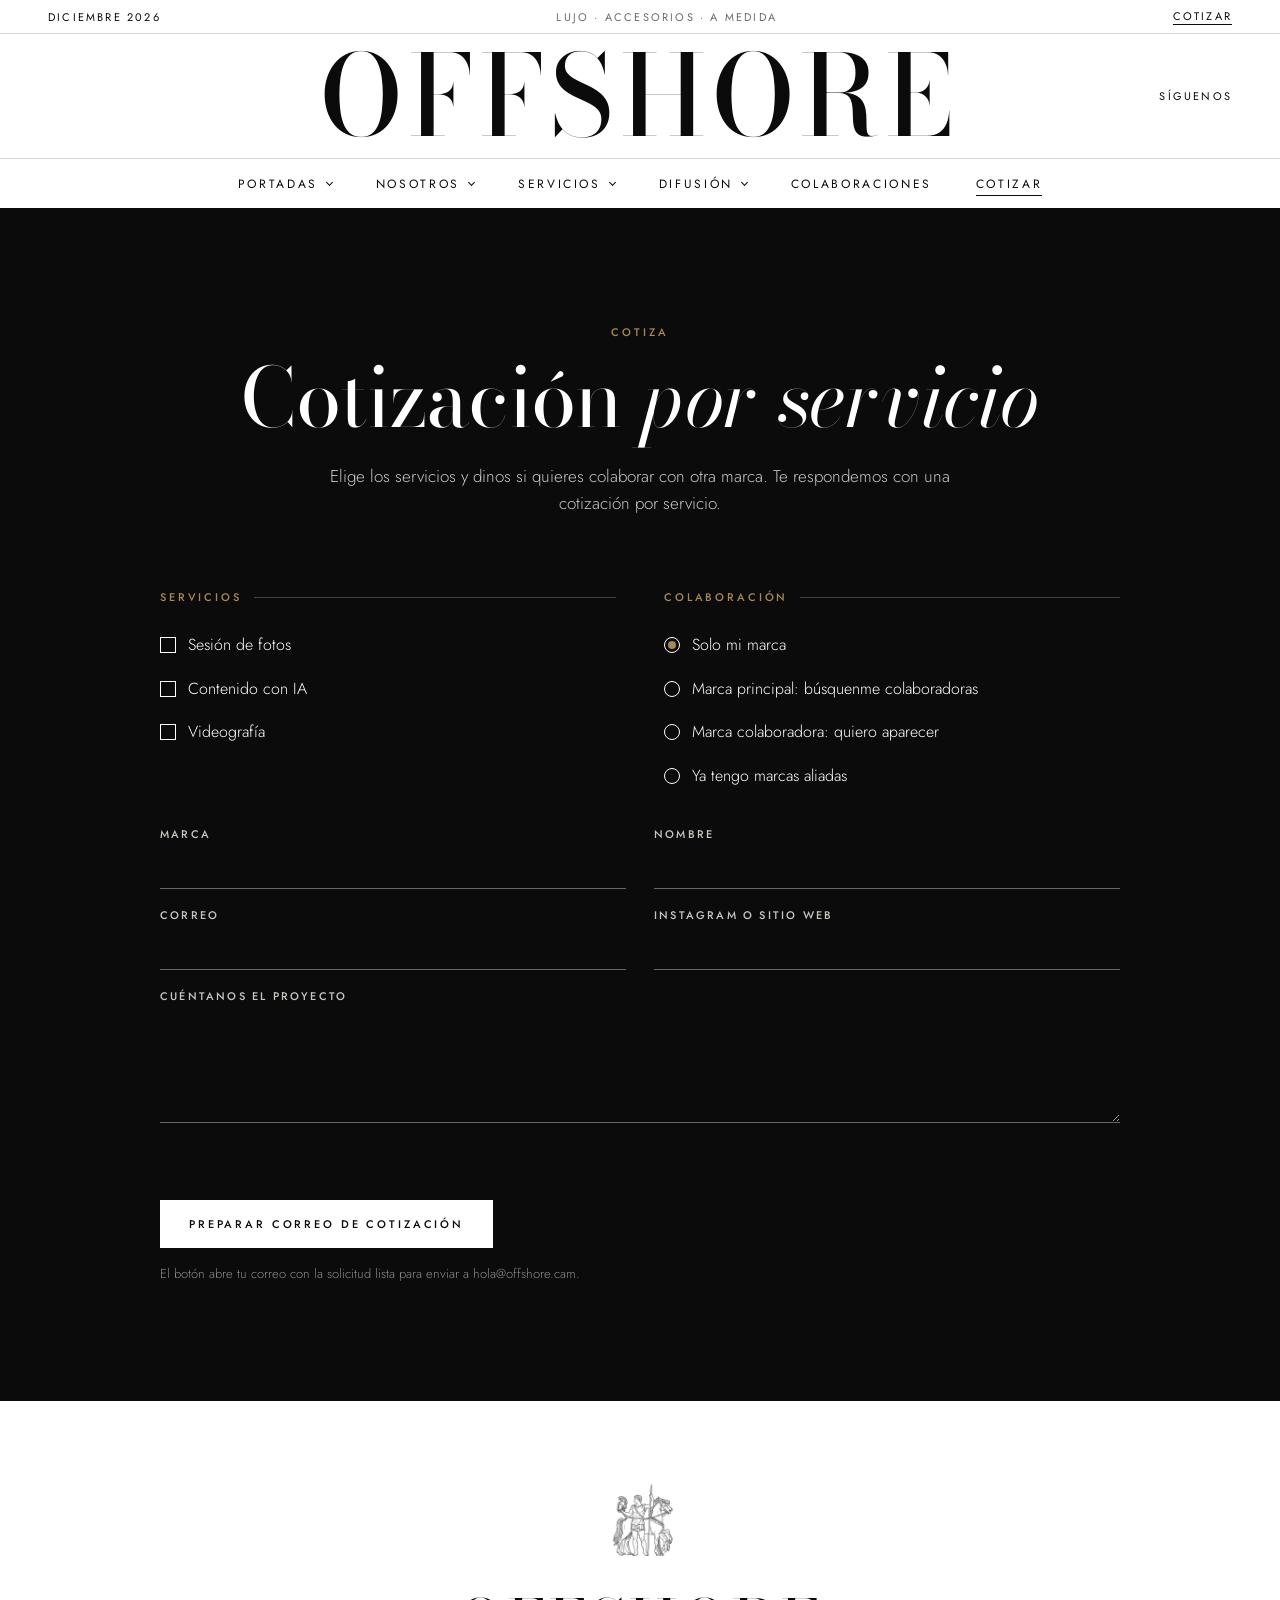
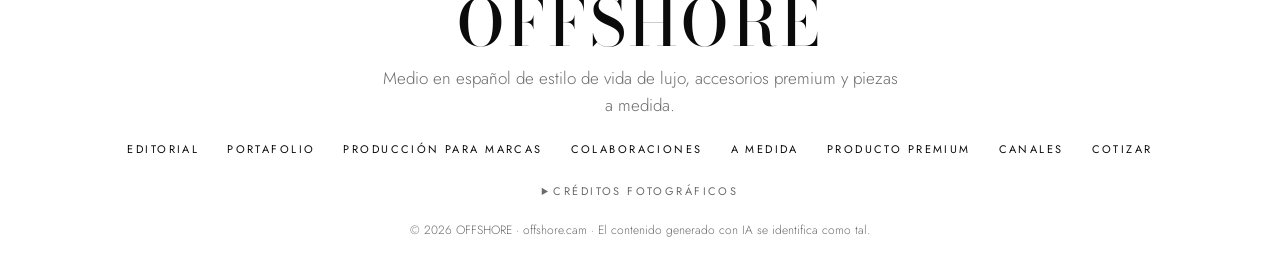
<file: cotiza/index.html>
<!doctype html>
<html lang="es">
<head>
<meta charset="utf-8">
<meta name="viewport" content="width=device-width, initial-scale=1">
<title>Cotizar · OFFSHORE</title>
<meta name="description" content="Solicita una cotización por servicio: fotografía, contenido con IA y videografía.">
<meta property="og:title" content="Cotizar · OFFSHORE">
<meta property="og:description" content="Solicita una cotización por servicio: fotografía, contenido con IA y videografía.">
<meta property="og:image" content="images/marca/offshore-emblema.jpg">
<meta property="og:type" content="website">
<meta name="theme-color" content="#ffffff">
<link rel="icon" href="../images/marca/offshore-emblema.jpg">
<link rel="preconnect" href="https://fonts.googleapis.com">
<link rel="preconnect" href="https://fonts.gstatic.com" crossorigin>
<link href="https://fonts.googleapis.com/css2?family=Bodoni+Moda:ital,opsz,wght@0,6..96,400..900;1,6..96,400..700&family=Jost:wght@300;400;500&display=swap" rel="stylesheet">
<link rel="stylesheet" href="../css/offshore.css">
</head>
<body>

<a class="saltar" href="#contenido">Ir al contenido</a>

<header class="cabecera" id="cabecera">
  <div class="barra">
    <span class="barra__fecha" id="fecha">Noviembre 2026</span>
    <span class="barra__lema">Lujo · Accesorios · A medida</span>
    <a class="barra__cta" href="../cotiza/index.html">Cotizar</a>
  </div>
  <div class="mancheta">
    <button class="menu-btn" id="menuBtn" aria-expanded="false" aria-controls="menu" aria-label="Abrir menú"><span></span><span></span></button>
    <a class="mancheta__nombre" href="../index.html">OFFSHORE</a>
    <a class="mancheta__canales" href="../canales/index.html">Síguenos</a>
  </div>
  <nav class="menu" id="menu" aria-label="Principal">
    <ul class="menu__lista">
      <li class="menu__grupo">
        <button class="menu__abre" type="button" aria-expanded="false" aria-controls="menuPortadas">Portadas</button>
        <ul class="menu__sub" id="menuPortadas">
          <li><a href="../index.html"><span>N.º 01</span>Invierno 2026</a></li>
        </ul>
      </li>
      <li class="menu__grupo">
        <button class="menu__abre" type="button" aria-expanded="false" aria-controls="menuNosotros">Nosotros</button>
        <ul class="menu__sub" id="menuNosotros">
          <li><a href="../editorial/index.html"><span>01</span>Editorial</a></li>
          <li><a href="../portafolio/index.html"><span>02</span>Portafolio</a></li>
          <li><a href="../canales/index.html"><span>03</span>Canales</a></li>
        </ul>
      </li>
      <li class="menu__grupo">
        <button class="menu__abre" type="button" aria-expanded="false" aria-controls="menuServicios">Servicios</button>
        <ul class="menu__sub" id="menuServicios">
          <li><a href="../servicios/index.html#filmacion"><span>01</span>Filmación</a></li>
          <li><a href="../servicios/index.html#fotografia"><span>02</span>Fotografía</a></li>
          <li><a href="../servicios/index.html#agentes"><span>03</span>Agentes</a></li>
        </ul>
      </li>
      <li class="menu__grupo">
        <button class="menu__abre" type="button" aria-expanded="false" aria-controls="menuDifusion">Difusión</button>
        <ul class="menu__sub" id="menuDifusion">
          <li><a href="../premium/index.html"><span>01</span>Producto premium</a></li>
          <li><a href="../a-medida/index.html"><span>02</span>A medida</a></li>
        </ul>
      </li>
      <li><a class="menu__enlace" href="../colaboraciones/index.html">Colaboraciones</a></li>
      <li><a class="menu__cotizar" href="../cotiza/index.html" aria-current="page">Cotizar</a></li>
    </ul>
  </nav>
</header>

<main id="contenido">

  <!-- COTIZA -->
  <section class="seccion seccion--tinta" id="cotiza">
    <header class="seccion__cabeza">
      <p class="rotulo">Cotiza</p>
      <h2>Cotización <em>por servicio</em></h2>
      <p class="seccion__entrada">Elige los servicios y dinos si quieres colaborar con otra marca. Te respondemos con una cotización por servicio.</p>
    </header>
    <form class="cotiza" id="cotizaForm" novalidate>
      <fieldset>
        <legend>Servicios</legend>
        <label class="opcion"><input type="checkbox" name="servicio" value="Sesión de fotos" data-clave="foto"> Sesión de fotos</label>
        <label class="opcion"><input type="checkbox" name="servicio" value="Contenido con IA" data-clave="ia"> Contenido con IA</label>
        <label class="opcion"><input type="checkbox" name="servicio" value="Videografía" data-clave="video"> Videografía</label>
      </fieldset>
      <fieldset>
        <legend>Colaboración</legend>
        <label class="opcion"><input type="radio" name="colab" value="Solo mi marca" checked> Solo mi marca</label>
        <label class="opcion"><input type="radio" name="colab" value="Marca principal — busco marcas colaboradoras (costo dividido)"> Marca principal: búsquenme colaboradoras</label>
        <label class="opcion"><input type="radio" name="colab" value="Marca colaboradora — quiero aparecer en una producción (costo dividido)"> Marca colaboradora: quiero aparecer</label>
        <label class="opcion"><input type="radio" name="colab" value="Ya tengo marcas aliadas (costo dividido)"> Ya tengo marcas aliadas</label>
      </fieldset>
      <div class="campos">
        <label>Marca<input type="text" name="marca" autocomplete="organization" required></label>
        <label>Nombre<input type="text" name="nombre" autocomplete="name" required></label>
        <label>Correo<input type="email" name="correo" autocomplete="email" required></label>
        <label>Instagram o sitio web<input type="text" name="web"></label>
        <label class="campos__ancho">Cuéntanos el proyecto<textarea name="mensaje" rows="4"></textarea></label>
      </div>
      <p class="cotiza__aviso" id="cotizaAviso" role="status"></p>
      <button class="boton boton--claro" type="submit">Preparar correo de cotización</button>
      <p class="cotiza__nota">El botón abre tu correo con la solicitud lista para enviar a <span id="correoDestino">hola@offshore.cam</span>.</p>
    </form>
  </section>

</main>

<footer class="pie">
  <img class="pie__emblema" src="../images/marca/offshore-emblema.jpg" alt="" aria-hidden="true">
  <p class="pie__nombre">OFFSHORE</p>
  <p class="pie__texto">Medio en español de estilo de vida de lujo, accesorios premium y piezas a medida.</p>
  <nav class="pie__nav" aria-label="Pie">
    <a href="../editorial/index.html">Editorial</a><a href="../portafolio/index.html">Portafolio</a><a href="../servicios/index.html">Producción para marcas</a><a href="../colaboraciones/index.html">Colaboraciones</a><a href="../a-medida/index.html">A medida</a><a href="../premium/index.html">Producto premium</a><a href="../canales/index.html">Canales</a><a href="../cotiza/index.html">Cotizar</a>
  </nav>
  <details class="creditos">
    <summary>Créditos fotográficos</summary>
    <ul>
      <li>Sony α7R III sobre fondo blanco — Jürgen Matern, <a href="https://commons.wikimedia.org/wiki/File:Sony_Alpha_ILCE-7RM3_full_frame_camera_with_lens.jpeg" rel="noopener">CC BY-SA 4.0</a></li>
      <li>Sony α7R III sobre mesa — John Brighenti, <a href="https://commons.wikimedia.org/wiki/File:Sony_Alpha_7R_III_with_Sigma_14-24mm_F2.8_DG_DN_Art.jpg" rel="noopener">CC BY 2.0</a></li>
      <li>Bolsa con lentes — Edvvc, <a href="https://commons.wikimedia.org/wiki/File:Six_lenses_(7410220256).jpg" rel="noopener">CC BY 2.0</a></li>
      <li>Ciclorama — MarkScarrott, <a href="https://commons.wikimedia.org/wiki/File:STUDIO_2_1.jpg" rel="noopener">CC BY-SA 4.0</a></li>
      <li>Set de iluminación — Klaus Ohlenschläger, <a href="https://commons.wikimedia.org/wiki/File:Professionelle_Produktfotografie_im_Fotostudio.jpg" rel="noopener">CC BY-SA 4.0</a></li>
      <li>Reloj clásico — Speake-Marin, <a href="https://commons.wikimedia.org/wiki/File:Classic_HMS_wristwatch_by_Speake-Marin.jpg" rel="noopener">CC BY-SA 3.0</a></li>
      <li>Cronógrafo — Ralf Steinberger, <a href="https://commons.wikimedia.org/wiki/File:Tissot_chronograph_watch_on_white_background.jpg" rel="noopener">CC BY 2.0</a></li>
      <li>Gemelos — Hgrobe, <a href="https://commons.wikimedia.org/wiki/File:Cufflinks-awi_hg.jpg" rel="noopener">CC BY-SA 3.0</a></li>
      <li>Pluma fuente — Irina Antonova, <a href="https://commons.wikimedia.org/wiki/File:Montblanc_fountain_pen_by_Irina_Antonova.jpg" rel="noopener">CC BY-SA 4.0</a></li>
      <li>Gafas de sol — Lotus Head, <a href="https://commons.wikimedia.org/wiki/File:Sunglasses-1.jpg" rel="noopener">CC BY-SA 3.0</a></li>
      <li>Argollas — Litho Printers, <a href="https://commons.wikimedia.org/wiki/File:Wedding_rings_photo_by_Litho_Printers.jpg" rel="noopener">CC BY 2.0</a></li>
      <li>Anillo de oro — The Metropolitan Museum of Art, <a href="https://commons.wikimedia.org/wiki/File:Gold_Signet_Ring_of_Michael_Zorianos_MET_LC_18_145_42_s6.jpg" rel="noopener">CC0</a></li>
      <li>Imágenes de producto de sastrería, camisería y cuidado de la piel: cortesía de las marcas.</li>
    </ul>
  </details>
  <p class="pie__legal">© <span id="anio">2026</span> OFFSHORE · offshore.cam · El contenido generado con IA se identifica como tal.</p>
</footer>

<script src="../js/offshore.js" defer></script>
</body>
</html>
</file>
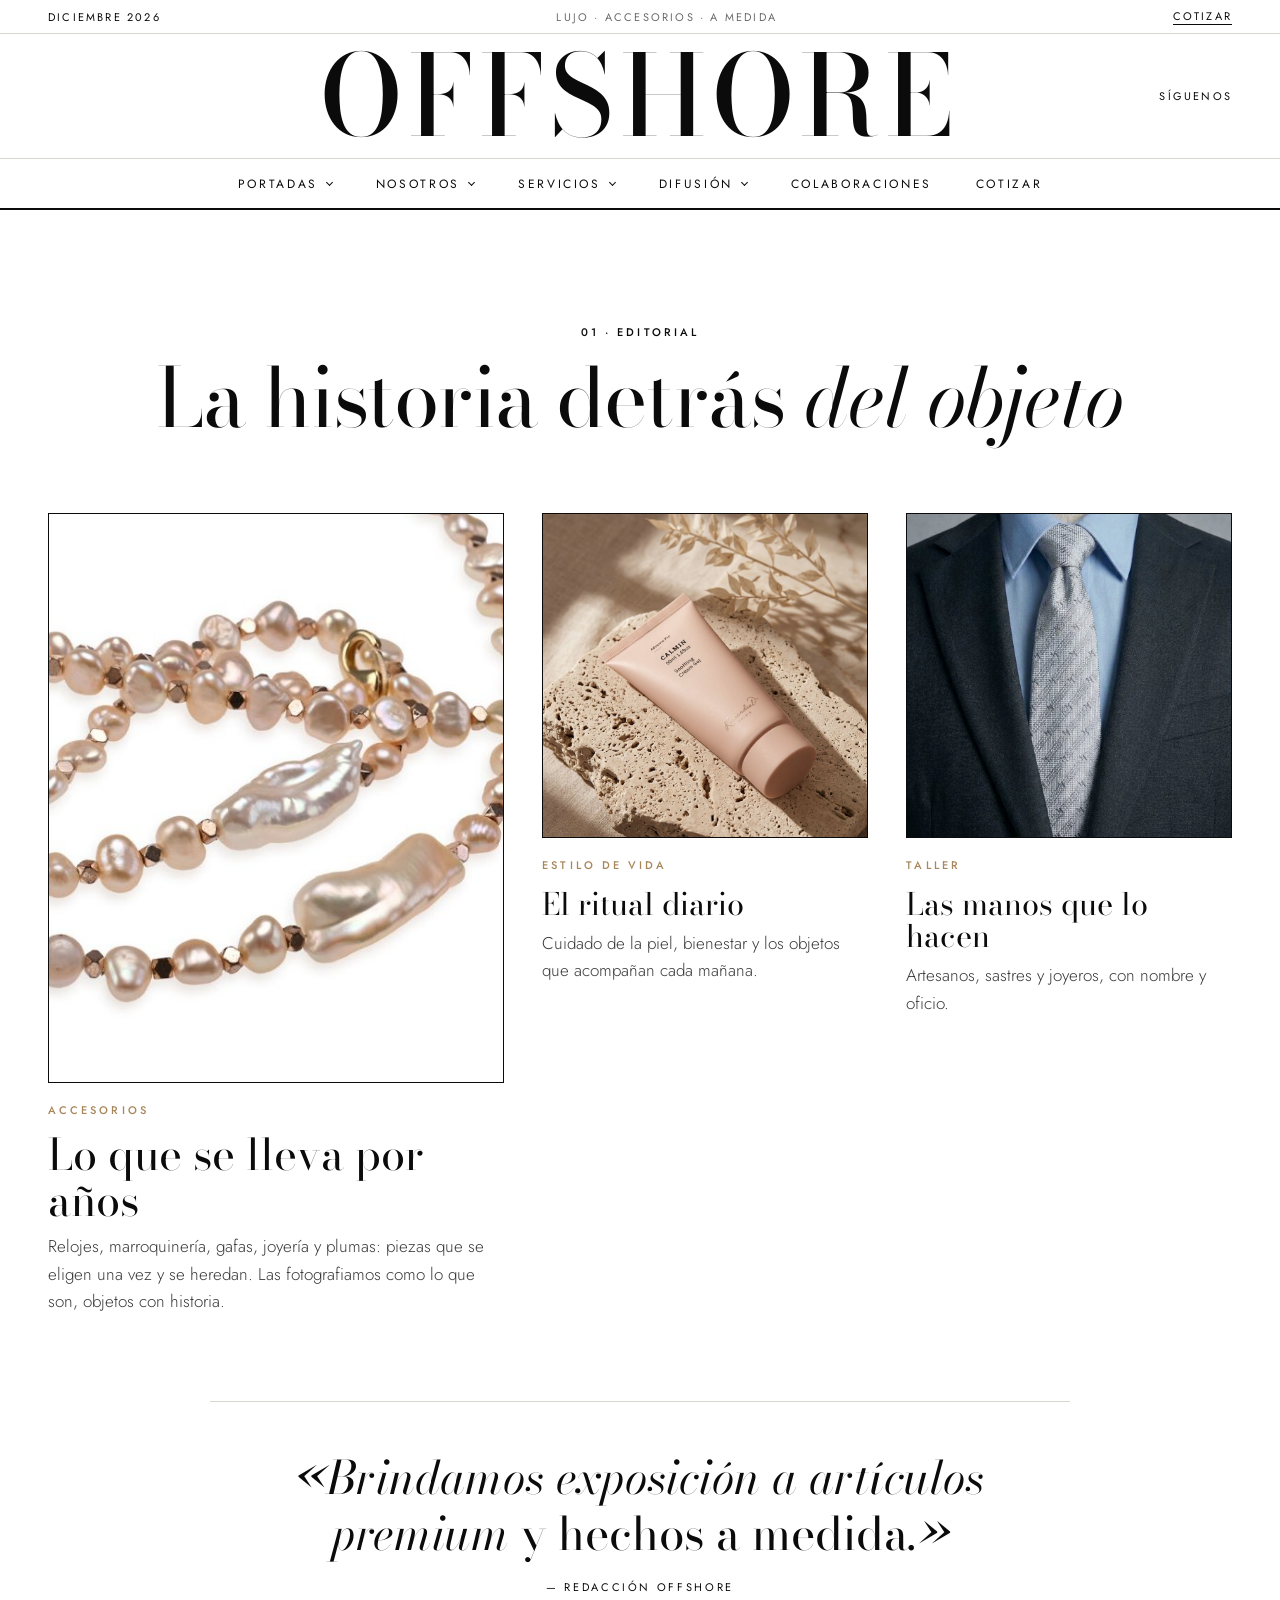
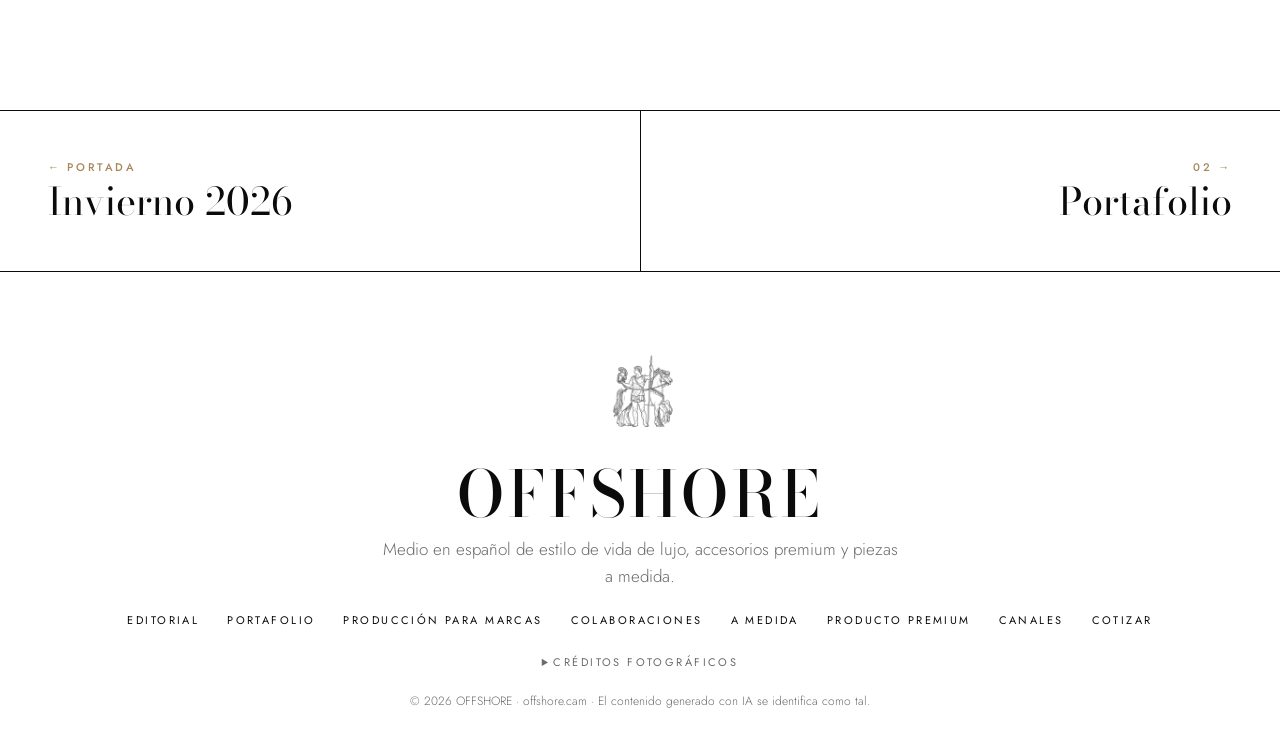
<file: editorial/index.html>
<!doctype html>
<html lang="es">
<head>
<meta charset="utf-8">
<meta name="viewport" content="width=device-width, initial-scale=1">
<title>Editorial · OFFSHORE</title>
<meta name="description" content="Accesorios, estilo de vida y taller: la historia detrás de cada objeto de lujo.">
<meta property="og:title" content="Editorial · OFFSHORE">
<meta property="og:description" content="Accesorios, estilo de vida y taller: la historia detrás de cada objeto de lujo.">
<meta property="og:image" content="images/marca/offshore-emblema.jpg">
<meta property="og:type" content="website">
<meta name="theme-color" content="#ffffff">
<link rel="icon" href="../images/marca/offshore-emblema.jpg">
<link rel="preconnect" href="https://fonts.googleapis.com">
<link rel="preconnect" href="https://fonts.gstatic.com" crossorigin>
<link href="https://fonts.googleapis.com/css2?family=Bodoni+Moda:ital,opsz,wght@0,6..96,400..900;1,6..96,400..700&family=Jost:wght@300;400;500&display=swap" rel="stylesheet">
<link rel="stylesheet" href="../css/offshore.css">
</head>
<body>

<a class="saltar" href="#contenido">Ir al contenido</a>

<header class="cabecera" id="cabecera">
  <div class="barra">
    <span class="barra__fecha" id="fecha">Noviembre 2026</span>
    <span class="barra__lema">Lujo · Accesorios · A medida</span>
    <a class="barra__cta" href="../cotiza/index.html">Cotizar</a>
  </div>
  <div class="mancheta">
    <button class="menu-btn" id="menuBtn" aria-expanded="false" aria-controls="menu" aria-label="Abrir menú"><span></span><span></span></button>
    <a class="mancheta__nombre" href="../index.html">OFFSHORE</a>
    <a class="mancheta__canales" href="../canales/index.html">Síguenos</a>
  </div>
  <nav class="menu" id="menu" aria-label="Principal">
    <ul class="menu__lista">
      <li class="menu__grupo">
        <button class="menu__abre" type="button" aria-expanded="false" aria-controls="menuPortadas">Portadas</button>
        <ul class="menu__sub" id="menuPortadas">
          <li><a href="../index.html"><span>N.º 01</span>Invierno 2026</a></li>
        </ul>
      </li>
      <li class="menu__grupo">
        <button class="menu__abre" type="button" aria-expanded="false" aria-controls="menuNosotros">Nosotros</button>
        <ul class="menu__sub" id="menuNosotros">
          <li><a href="../editorial/index.html" aria-current="page"><span>01</span>Editorial</a></li>
          <li><a href="../portafolio/index.html"><span>02</span>Portafolio</a></li>
          <li><a href="../canales/index.html"><span>03</span>Canales</a></li>
        </ul>
      </li>
      <li class="menu__grupo">
        <button class="menu__abre" type="button" aria-expanded="false" aria-controls="menuServicios">Servicios</button>
        <ul class="menu__sub" id="menuServicios">
          <li><a href="../servicios/index.html#filmacion"><span>01</span>Filmación</a></li>
          <li><a href="../servicios/index.html#fotografia"><span>02</span>Fotografía</a></li>
          <li><a href="../servicios/index.html#agentes"><span>03</span>Agentes</a></li>
        </ul>
      </li>
      <li class="menu__grupo">
        <button class="menu__abre" type="button" aria-expanded="false" aria-controls="menuDifusion">Difusión</button>
        <ul class="menu__sub" id="menuDifusion">
          <li><a href="../premium/index.html"><span>01</span>Producto premium</a></li>
          <li><a href="../a-medida/index.html"><span>02</span>A medida</a></li>
        </ul>
      </li>
      <li><a class="menu__enlace" href="../colaboraciones/index.html">Colaboraciones</a></li>
      <li><a class="menu__cotizar" href="../cotiza/index.html">Cotizar</a></li>
    </ul>
  </nav>
</header>

<main id="contenido">

  <!-- EDITORIAL -->
  <section class="seccion" id="editorial">
    <header class="seccion__cabeza">
      <p class="rotulo">01 · Editorial</p>
      <h2>La historia detrás <em>del objeto</em></h2>
    </header>
    <div class="editorial">
      <article class="nota nota--grande">
        <div class="marco marco--alto"><img src="../images/productos/joyeria-collar-perlas.jpg" alt="Collar largo de perlas rosadas y perlas barrocas con cuentas de oro rosa" loading="lazy"></div>
        <p class="rotulo">Accesorios</p>
        <h3>Lo que se lleva por años</h3>
        <p>Relojes, marroquinería, gafas, joyería y plumas: piezas que se eligen una vez y se heredan. Las fotografiamos como lo que son, objetos con historia.</p>
      </article>
      <article class="nota">
        <div class="marco"><img src="../images/productos/cuidado-gel.jpg" alt="Tubo de crema rosa sobre piedra con luz cálida y sombras de hojas" loading="lazy"></div>
        <p class="rotulo">Estilo de vida</p>
        <h3>El ritual diario</h3>
        <p>Cuidado de la piel, bienestar y los objetos que acompañan cada mañana.</p>
      </article>
      <article class="nota">
        <div class="marco"><img src="../images/productos/sastreria-saco-gris.jpg" alt="Saco gris de tweed con corbata plateada y camisa azul" loading="lazy"></div>
        <p class="rotulo">Taller</p>
        <h3>Las manos que lo hacen</h3>
        <p>Artesanos, sastres y joyeros, con nombre y oficio.</p>
      </article>
      <blockquote class="cita">
        «Brindamos exposición a artículos premium <em>y hechos a medida</em>.»
        <cite>— Redacción OFFSHORE</cite>
      </blockquote>
    </div>
  </section>

  <nav class="pasar" aria-label="Pasar página">
    <a class="pasar__ant" href="../index.html"><small>← Portada</small>Invierno 2026</a>
    <a class="pasar__sig" href="../portafolio/index.html"><small>02 →</small>Portafolio</a>
  </nav>


</main>

<footer class="pie">
  <img class="pie__emblema" src="../images/marca/offshore-emblema.jpg" alt="" aria-hidden="true">
  <p class="pie__nombre">OFFSHORE</p>
  <p class="pie__texto">Medio en español de estilo de vida de lujo, accesorios premium y piezas a medida.</p>
  <nav class="pie__nav" aria-label="Pie">
    <a href="../editorial/index.html">Editorial</a><a href="../portafolio/index.html">Portafolio</a><a href="../servicios/index.html">Producción para marcas</a><a href="../colaboraciones/index.html">Colaboraciones</a><a href="../a-medida/index.html">A medida</a><a href="../premium/index.html">Producto premium</a><a href="../canales/index.html">Canales</a><a href="../cotiza/index.html">Cotizar</a>
  </nav>
  <details class="creditos">
    <summary>Créditos fotográficos</summary>
    <ul>
      <li>Sony α7R III sobre fondo blanco — Jürgen Matern, <a href="https://commons.wikimedia.org/wiki/File:Sony_Alpha_ILCE-7RM3_full_frame_camera_with_lens.jpeg" rel="noopener">CC BY-SA 4.0</a></li>
      <li>Sony α7R III sobre mesa — John Brighenti, <a href="https://commons.wikimedia.org/wiki/File:Sony_Alpha_7R_III_with_Sigma_14-24mm_F2.8_DG_DN_Art.jpg" rel="noopener">CC BY 2.0</a></li>
      <li>Bolsa con lentes — Edvvc, <a href="https://commons.wikimedia.org/wiki/File:Six_lenses_(7410220256).jpg" rel="noopener">CC BY 2.0</a></li>
      <li>Ciclorama — MarkScarrott, <a href="https://commons.wikimedia.org/wiki/File:STUDIO_2_1.jpg" rel="noopener">CC BY-SA 4.0</a></li>
      <li>Set de iluminación — Klaus Ohlenschläger, <a href="https://commons.wikimedia.org/wiki/File:Professionelle_Produktfotografie_im_Fotostudio.jpg" rel="noopener">CC BY-SA 4.0</a></li>
      <li>Reloj clásico — Speake-Marin, <a href="https://commons.wikimedia.org/wiki/File:Classic_HMS_wristwatch_by_Speake-Marin.jpg" rel="noopener">CC BY-SA 3.0</a></li>
      <li>Cronógrafo — Ralf Steinberger, <a href="https://commons.wikimedia.org/wiki/File:Tissot_chronograph_watch_on_white_background.jpg" rel="noopener">CC BY 2.0</a></li>
      <li>Gemelos — Hgrobe, <a href="https://commons.wikimedia.org/wiki/File:Cufflinks-awi_hg.jpg" rel="noopener">CC BY-SA 3.0</a></li>
      <li>Pluma fuente — Irina Antonova, <a href="https://commons.wikimedia.org/wiki/File:Montblanc_fountain_pen_by_Irina_Antonova.jpg" rel="noopener">CC BY-SA 4.0</a></li>
      <li>Gafas de sol — Lotus Head, <a href="https://commons.wikimedia.org/wiki/File:Sunglasses-1.jpg" rel="noopener">CC BY-SA 3.0</a></li>
      <li>Argollas — Litho Printers, <a href="https://commons.wikimedia.org/wiki/File:Wedding_rings_photo_by_Litho_Printers.jpg" rel="noopener">CC BY 2.0</a></li>
      <li>Anillo de oro — The Metropolitan Museum of Art, <a href="https://commons.wikimedia.org/wiki/File:Gold_Signet_Ring_of_Michael_Zorianos_MET_LC_18_145_42_s6.jpg" rel="noopener">CC0</a></li>
      <li>Imágenes de producto de sastrería, camisería y cuidado de la piel: cortesía de las marcas.</li>
    </ul>
  </details>
  <p class="pie__legal">© <span id="anio">2026</span> OFFSHORE · offshore.cam · El contenido generado con IA se identifica como tal.</p>
</footer>

<script src="../js/offshore.js" defer></script>
</body>
</html>
</file>
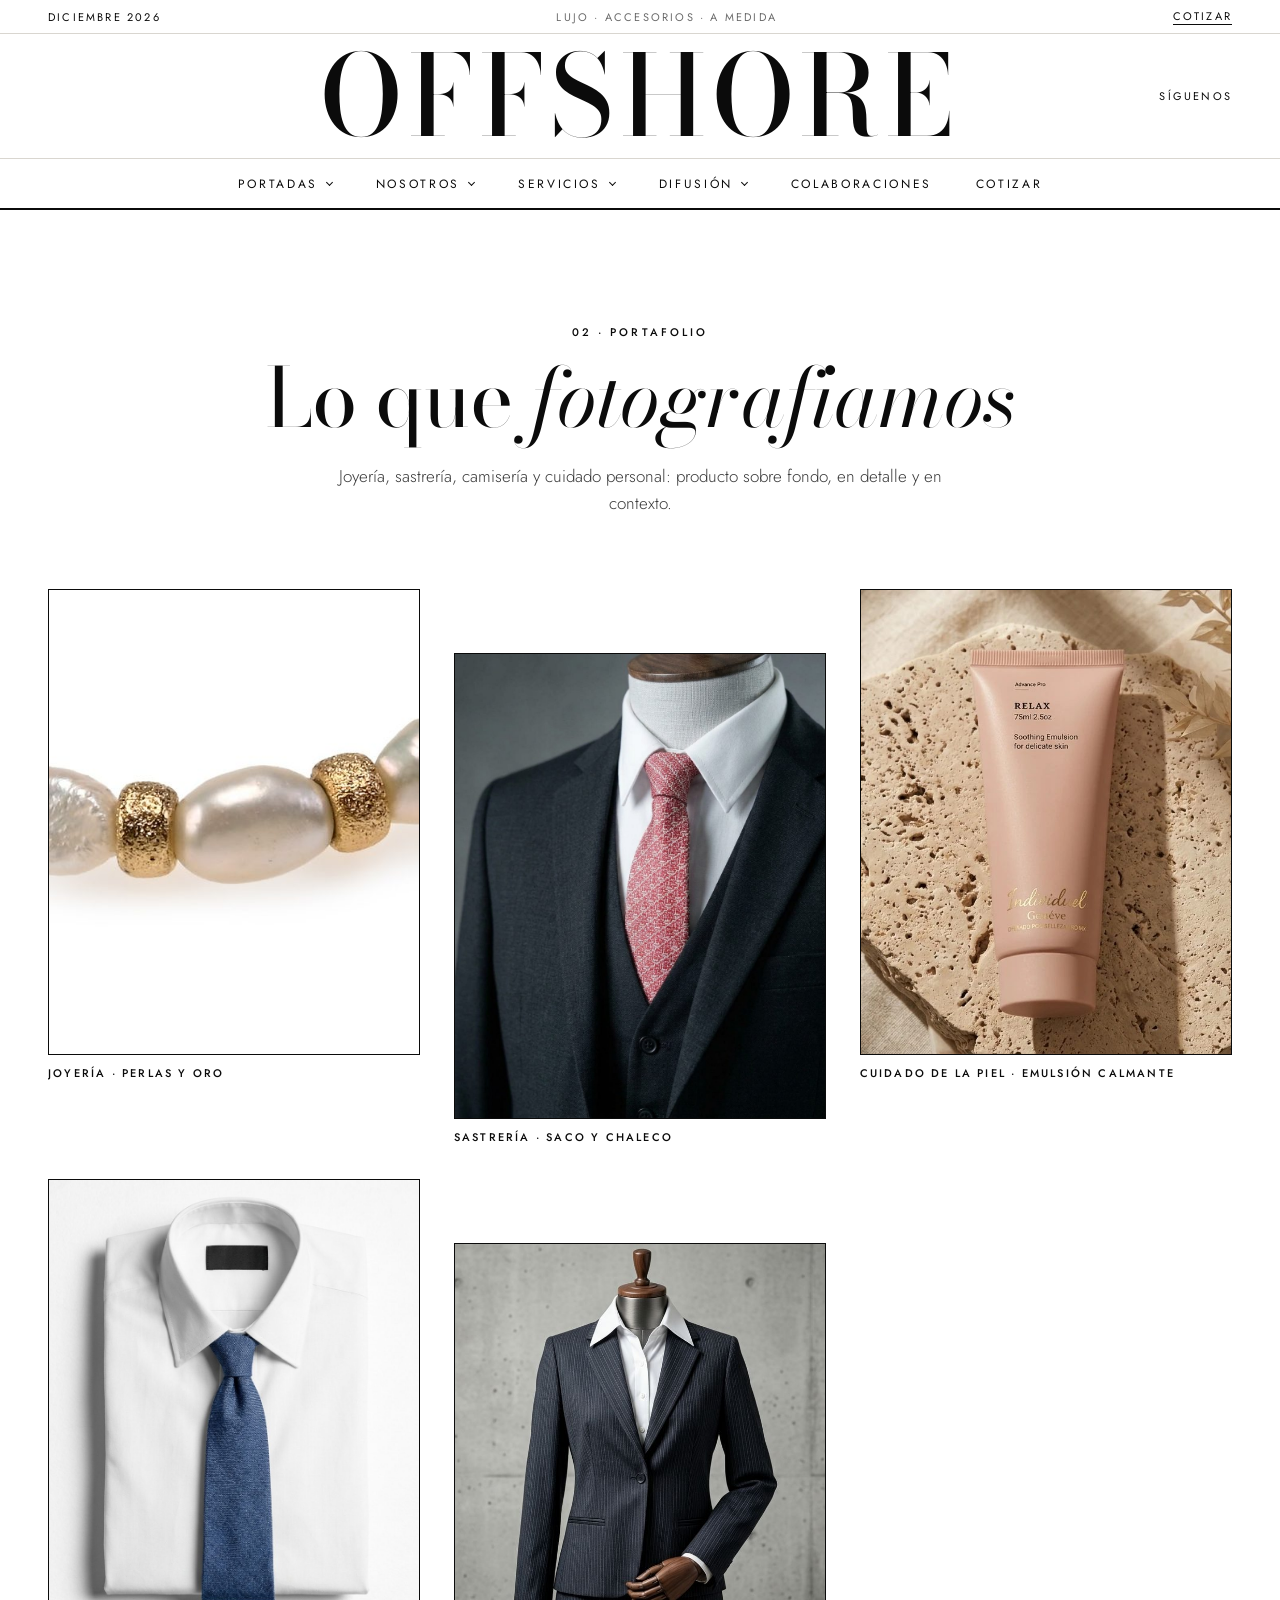
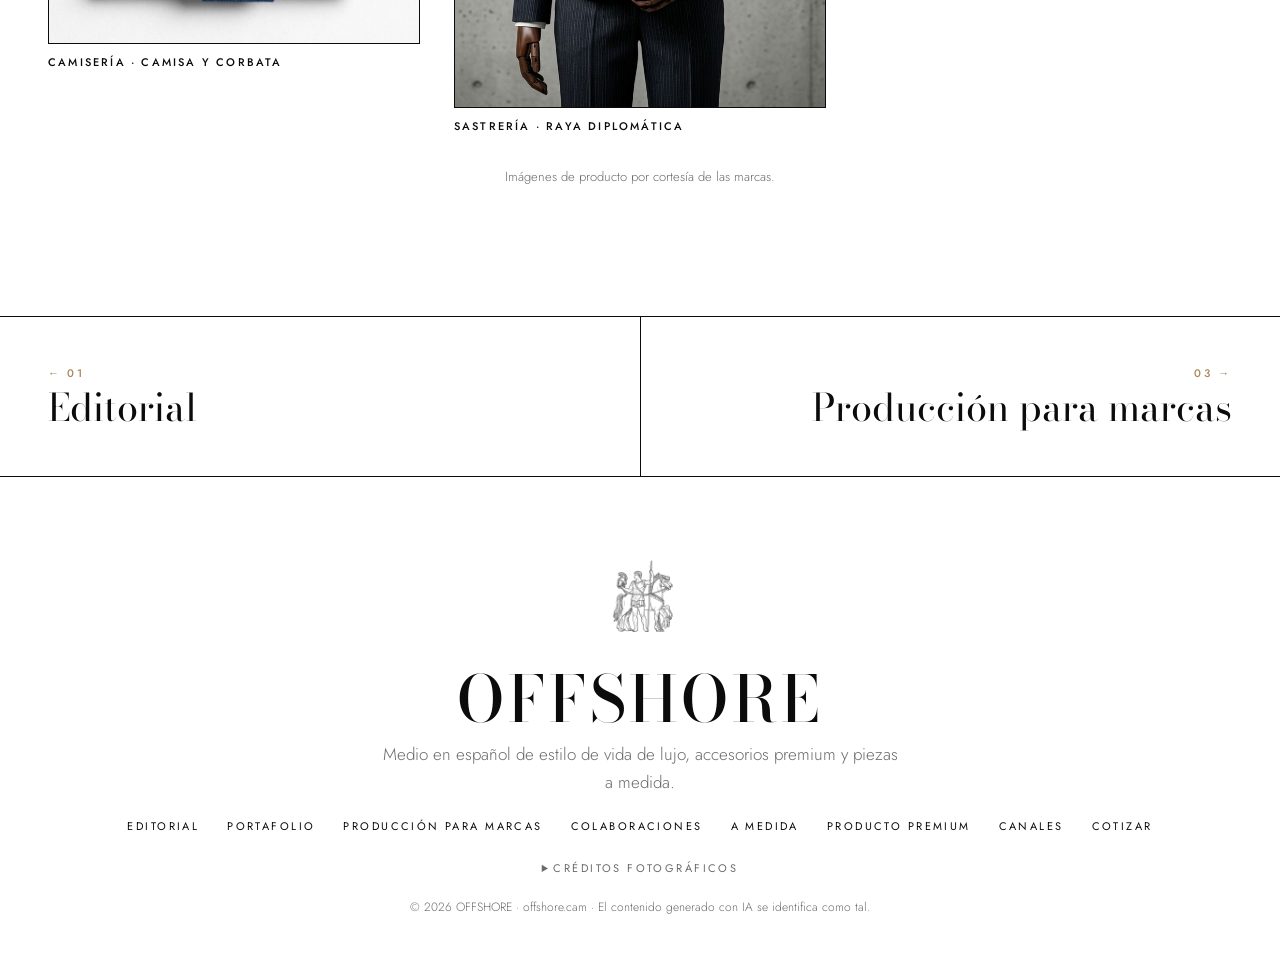
<file: portafolio/index.html>
<!doctype html>
<html lang="es">
<head>
<meta charset="utf-8">
<meta name="viewport" content="width=device-width, initial-scale=1">
<title>Portafolio · OFFSHORE</title>
<meta name="description" content="Joyería, sastrería, camisería y cuidado personal: producto sobre fondo, en detalle y en contexto.">
<meta property="og:title" content="Portafolio · OFFSHORE">
<meta property="og:description" content="Joyería, sastrería, camisería y cuidado personal: producto sobre fondo, en detalle y en contexto.">
<meta property="og:image" content="images/marca/offshore-emblema.jpg">
<meta property="og:type" content="website">
<meta name="theme-color" content="#ffffff">
<link rel="icon" href="../images/marca/offshore-emblema.jpg">
<link rel="preconnect" href="https://fonts.googleapis.com">
<link rel="preconnect" href="https://fonts.gstatic.com" crossorigin>
<link href="https://fonts.googleapis.com/css2?family=Bodoni+Moda:ital,opsz,wght@0,6..96,400..900;1,6..96,400..700&family=Jost:wght@300;400;500&display=swap" rel="stylesheet">
<link rel="stylesheet" href="../css/offshore.css">
</head>
<body>

<a class="saltar" href="#contenido">Ir al contenido</a>

<header class="cabecera" id="cabecera">
  <div class="barra">
    <span class="barra__fecha" id="fecha">Noviembre 2026</span>
    <span class="barra__lema">Lujo · Accesorios · A medida</span>
    <a class="barra__cta" href="../cotiza/index.html">Cotizar</a>
  </div>
  <div class="mancheta">
    <button class="menu-btn" id="menuBtn" aria-expanded="false" aria-controls="menu" aria-label="Abrir menú"><span></span><span></span></button>
    <a class="mancheta__nombre" href="../index.html">OFFSHORE</a>
    <a class="mancheta__canales" href="../canales/index.html">Síguenos</a>
  </div>
  <nav class="menu" id="menu" aria-label="Principal">
    <ul class="menu__lista">
      <li class="menu__grupo">
        <button class="menu__abre" type="button" aria-expanded="false" aria-controls="menuPortadas">Portadas</button>
        <ul class="menu__sub" id="menuPortadas">
          <li><a href="../index.html"><span>N.º 01</span>Invierno 2026</a></li>
        </ul>
      </li>
      <li class="menu__grupo">
        <button class="menu__abre" type="button" aria-expanded="false" aria-controls="menuNosotros">Nosotros</button>
        <ul class="menu__sub" id="menuNosotros">
          <li><a href="../editorial/index.html"><span>01</span>Editorial</a></li>
          <li><a href="../portafolio/index.html" aria-current="page"><span>02</span>Portafolio</a></li>
          <li><a href="../canales/index.html"><span>03</span>Canales</a></li>
        </ul>
      </li>
      <li class="menu__grupo">
        <button class="menu__abre" type="button" aria-expanded="false" aria-controls="menuServicios">Servicios</button>
        <ul class="menu__sub" id="menuServicios">
          <li><a href="../servicios/index.html#filmacion"><span>01</span>Filmación</a></li>
          <li><a href="../servicios/index.html#fotografia"><span>02</span>Fotografía</a></li>
          <li><a href="../servicios/index.html#agentes"><span>03</span>Agentes</a></li>
        </ul>
      </li>
      <li class="menu__grupo">
        <button class="menu__abre" type="button" aria-expanded="false" aria-controls="menuDifusion">Difusión</button>
        <ul class="menu__sub" id="menuDifusion">
          <li><a href="../premium/index.html"><span>01</span>Producto premium</a></li>
          <li><a href="../a-medida/index.html"><span>02</span>A medida</a></li>
        </ul>
      </li>
      <li><a class="menu__enlace" href="../colaboraciones/index.html">Colaboraciones</a></li>
      <li><a class="menu__cotizar" href="../cotiza/index.html">Cotizar</a></li>
    </ul>
  </nav>
</header>

<main id="contenido">

  <!-- PORTAFOLIO -->
  <section class="seccion" id="portafolio">
    <header class="seccion__cabeza">
      <p class="rotulo">02 · Portafolio</p>
      <h2>Lo que <em>fotografiamos</em></h2>
      <p class="seccion__entrada">Joyería, sastrería, camisería y cuidado personal: producto sobre fondo, en detalle y en contexto.</p>
    </header>
    <div class="portafolio">
      <figure class="foto foto--alta"><img src="../images/productos/joyeria-perlas-oro.jpg" alt="Pulsera de perlas barrocas con cuentas de oro texturizado sobre fondo blanco" loading="lazy"><figcaption>Joyería · Perlas y oro</figcaption></figure>
      <figure class="foto"><img src="../images/productos/sastreria-chaleco-negro.jpg" alt="Saco y chaleco negros con camisa blanca y corbata rosa" loading="lazy"><figcaption>Sastrería · Saco y chaleco</figcaption></figure>
      <figure class="foto"><img src="../images/productos/cuidado-serum.jpg" alt="Tubo rosa de emulsión calmante sobre piedra con luz cálida" loading="lazy"><figcaption>Cuidado de la piel · Emulsión calmante</figcaption></figure>
      <figure class="foto"><img src="../images/productos/camisa-corbata-indigo.jpg" alt="Camisa blanca doblada con corbata índigo sobre fondo blanco" loading="lazy"><figcaption>Camisería · Camisa y corbata</figcaption></figure>
      <figure class="foto"><img src="../images/productos/saco-raya-diplomatica.jpg" alt="Saco azul noche de raya diplomática en maniquí" loading="lazy"><figcaption>Sastrería · Raya diplomática</figcaption></figure>
    </div>
    <p class="portafolio__nota">Imágenes de producto por cortesía de las marcas.</p>
  </section>

  <nav class="pasar" aria-label="Pasar página">
    <a class="pasar__ant" href="../editorial/index.html"><small>← 01</small>Editorial</a>
    <a class="pasar__sig" href="../servicios/index.html"><small>03 →</small>Producción para marcas</a>
  </nav>


</main>

<footer class="pie">
  <img class="pie__emblema" src="../images/marca/offshore-emblema.jpg" alt="" aria-hidden="true">
  <p class="pie__nombre">OFFSHORE</p>
  <p class="pie__texto">Medio en español de estilo de vida de lujo, accesorios premium y piezas a medida.</p>
  <nav class="pie__nav" aria-label="Pie">
    <a href="../editorial/index.html">Editorial</a><a href="../portafolio/index.html">Portafolio</a><a href="../servicios/index.html">Producción para marcas</a><a href="../colaboraciones/index.html">Colaboraciones</a><a href="../a-medida/index.html">A medida</a><a href="../premium/index.html">Producto premium</a><a href="../canales/index.html">Canales</a><a href="../cotiza/index.html">Cotizar</a>
  </nav>
  <details class="creditos">
    <summary>Créditos fotográficos</summary>
    <ul>
      <li>Sony α7R III sobre fondo blanco — Jürgen Matern, <a href="https://commons.wikimedia.org/wiki/File:Sony_Alpha_ILCE-7RM3_full_frame_camera_with_lens.jpeg" rel="noopener">CC BY-SA 4.0</a></li>
      <li>Sony α7R III sobre mesa — John Brighenti, <a href="https://commons.wikimedia.org/wiki/File:Sony_Alpha_7R_III_with_Sigma_14-24mm_F2.8_DG_DN_Art.jpg" rel="noopener">CC BY 2.0</a></li>
      <li>Bolsa con lentes — Edvvc, <a href="https://commons.wikimedia.org/wiki/File:Six_lenses_(7410220256).jpg" rel="noopener">CC BY 2.0</a></li>
      <li>Ciclorama — MarkScarrott, <a href="https://commons.wikimedia.org/wiki/File:STUDIO_2_1.jpg" rel="noopener">CC BY-SA 4.0</a></li>
      <li>Set de iluminación — Klaus Ohlenschläger, <a href="https://commons.wikimedia.org/wiki/File:Professionelle_Produktfotografie_im_Fotostudio.jpg" rel="noopener">CC BY-SA 4.0</a></li>
      <li>Reloj clásico — Speake-Marin, <a href="https://commons.wikimedia.org/wiki/File:Classic_HMS_wristwatch_by_Speake-Marin.jpg" rel="noopener">CC BY-SA 3.0</a></li>
      <li>Cronógrafo — Ralf Steinberger, <a href="https://commons.wikimedia.org/wiki/File:Tissot_chronograph_watch_on_white_background.jpg" rel="noopener">CC BY 2.0</a></li>
      <li>Gemelos — Hgrobe, <a href="https://commons.wikimedia.org/wiki/File:Cufflinks-awi_hg.jpg" rel="noopener">CC BY-SA 3.0</a></li>
      <li>Pluma fuente — Irina Antonova, <a href="https://commons.wikimedia.org/wiki/File:Montblanc_fountain_pen_by_Irina_Antonova.jpg" rel="noopener">CC BY-SA 4.0</a></li>
      <li>Gafas de sol — Lotus Head, <a href="https://commons.wikimedia.org/wiki/File:Sunglasses-1.jpg" rel="noopener">CC BY-SA 3.0</a></li>
      <li>Argollas — Litho Printers, <a href="https://commons.wikimedia.org/wiki/File:Wedding_rings_photo_by_Litho_Printers.jpg" rel="noopener">CC BY 2.0</a></li>
      <li>Anillo de oro — The Metropolitan Museum of Art, <a href="https://commons.wikimedia.org/wiki/File:Gold_Signet_Ring_of_Michael_Zorianos_MET_LC_18_145_42_s6.jpg" rel="noopener">CC0</a></li>
      <li>Imágenes de producto de sastrería, camisería y cuidado de la piel: cortesía de las marcas.</li>
    </ul>
  </details>
  <p class="pie__legal">© <span id="anio">2026</span> OFFSHORE · offshore.cam · El contenido generado con IA se identifica como tal.</p>
</footer>

<script src="../js/offshore.js" defer></script>
</body>
</html>
</file>
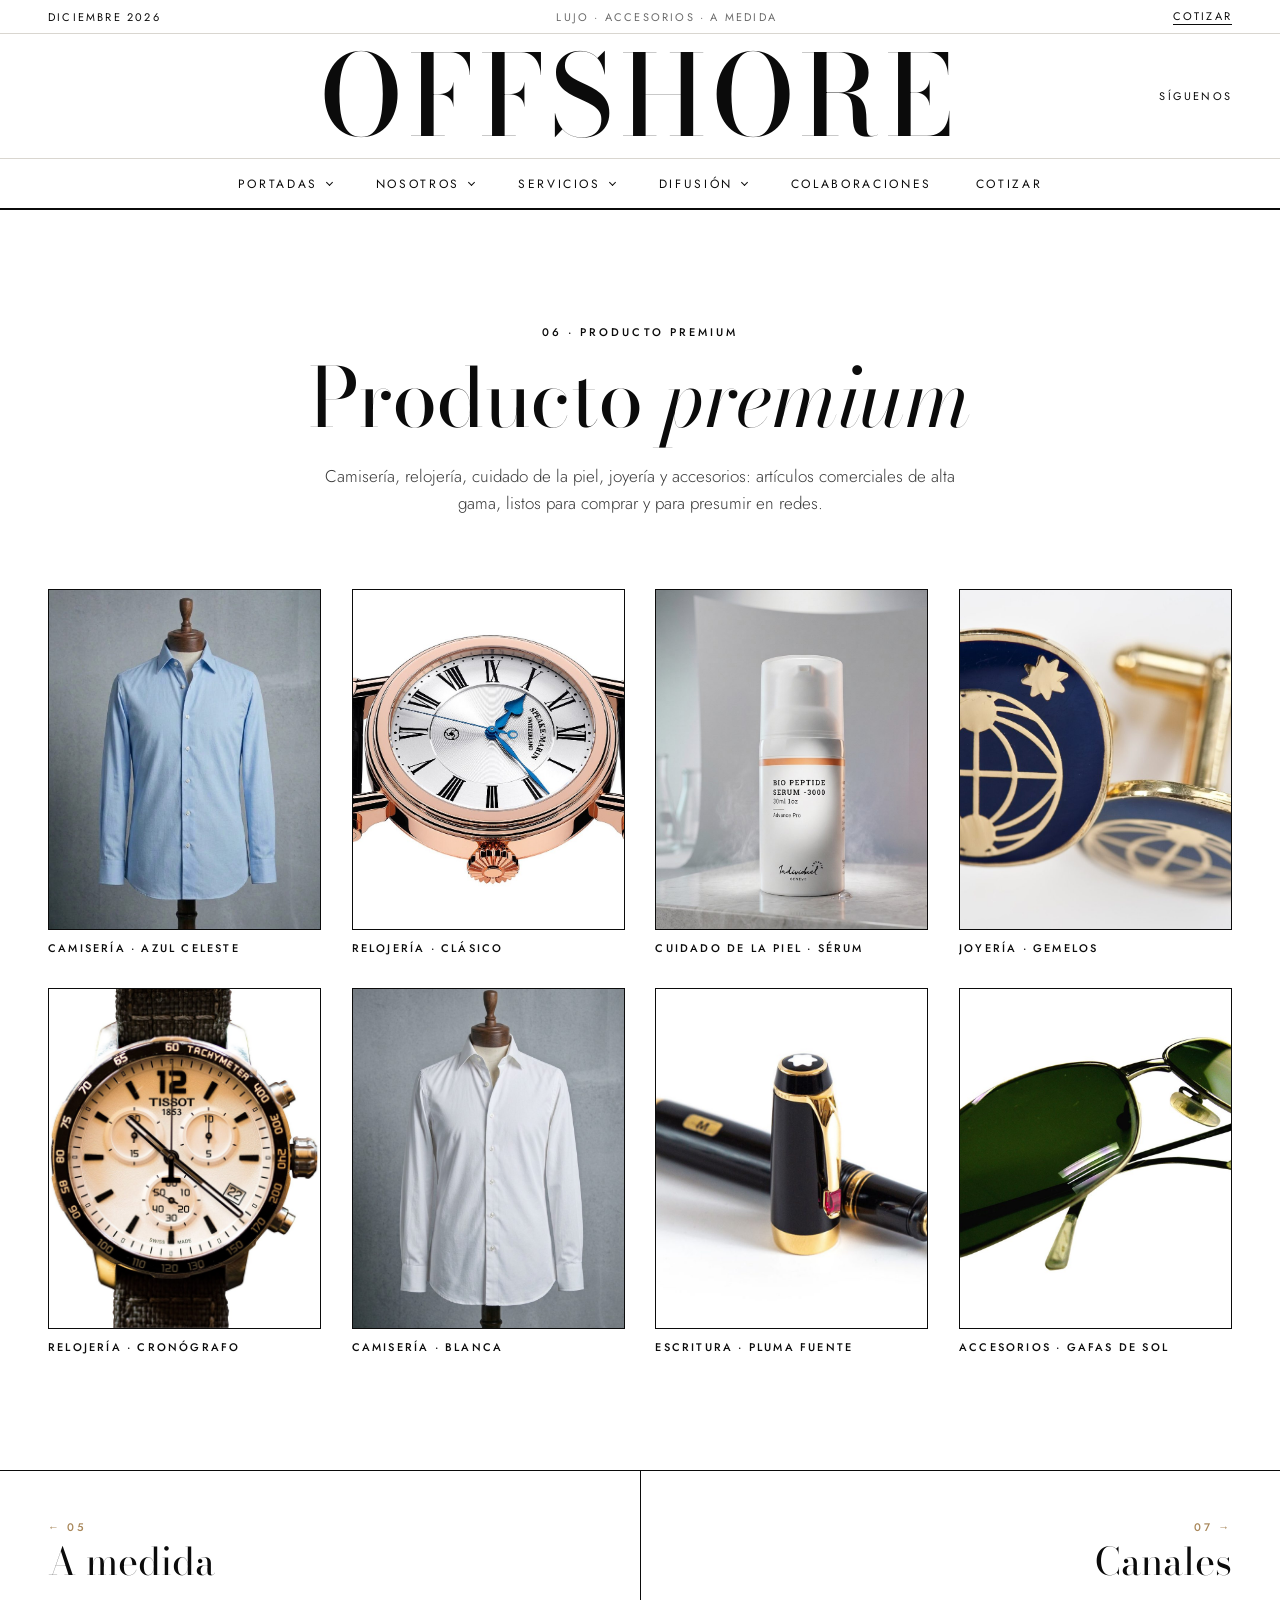
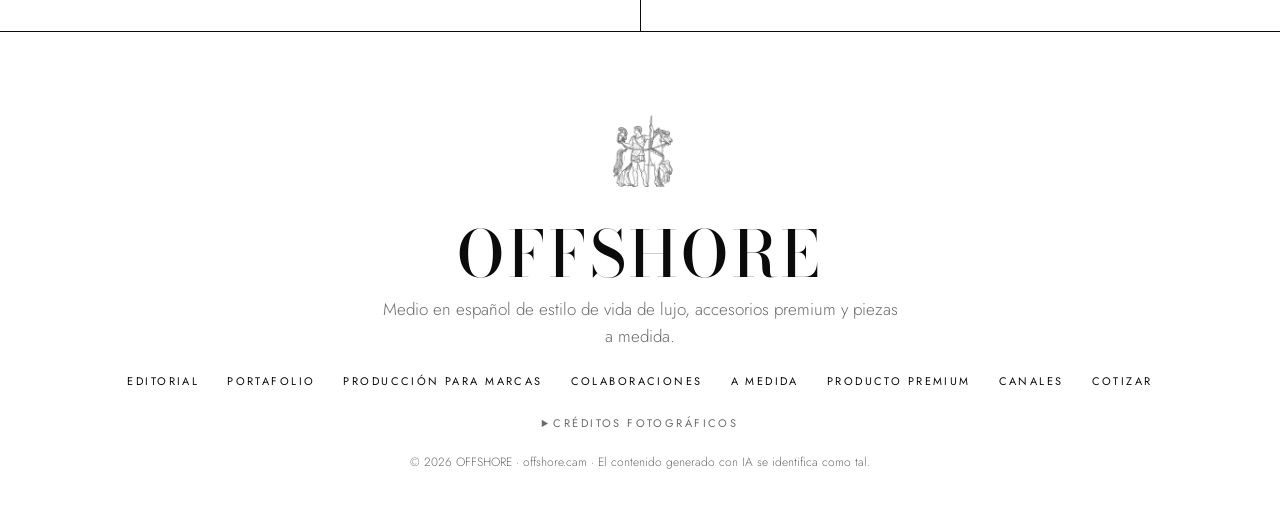
<file: premium/index.html>
<!doctype html>
<html lang="es">
<head>
<meta charset="utf-8">
<meta name="viewport" content="width=device-width, initial-scale=1">
<title>Producto premium · OFFSHORE</title>
<meta name="description" content="Camisería, relojería, cuidado de la piel, joyería y accesorios de alta gama.">
<meta property="og:title" content="Producto premium · OFFSHORE">
<meta property="og:description" content="Camisería, relojería, cuidado de la piel, joyería y accesorios de alta gama.">
<meta property="og:image" content="images/marca/offshore-emblema.jpg">
<meta property="og:type" content="website">
<meta name="theme-color" content="#ffffff">
<link rel="icon" href="../images/marca/offshore-emblema.jpg">
<link rel="preconnect" href="https://fonts.googleapis.com">
<link rel="preconnect" href="https://fonts.gstatic.com" crossorigin>
<link href="https://fonts.googleapis.com/css2?family=Bodoni+Moda:ital,opsz,wght@0,6..96,400..900;1,6..96,400..700&family=Jost:wght@300;400;500&display=swap" rel="stylesheet">
<link rel="stylesheet" href="../css/offshore.css">
</head>
<body>

<a class="saltar" href="#contenido">Ir al contenido</a>

<header class="cabecera" id="cabecera">
  <div class="barra">
    <span class="barra__fecha" id="fecha">Noviembre 2026</span>
    <span class="barra__lema">Lujo · Accesorios · A medida</span>
    <a class="barra__cta" href="../cotiza/index.html">Cotizar</a>
  </div>
  <div class="mancheta">
    <button class="menu-btn" id="menuBtn" aria-expanded="false" aria-controls="menu" aria-label="Abrir menú"><span></span><span></span></button>
    <a class="mancheta__nombre" href="../index.html">OFFSHORE</a>
    <a class="mancheta__canales" href="../canales/index.html">Síguenos</a>
  </div>
  <nav class="menu" id="menu" aria-label="Principal">
    <ul class="menu__lista">
      <li class="menu__grupo">
        <button class="menu__abre" type="button" aria-expanded="false" aria-controls="menuPortadas">Portadas</button>
        <ul class="menu__sub" id="menuPortadas">
          <li><a href="../index.html"><span>N.º 01</span>Invierno 2026</a></li>
        </ul>
      </li>
      <li class="menu__grupo">
        <button class="menu__abre" type="button" aria-expanded="false" aria-controls="menuNosotros">Nosotros</button>
        <ul class="menu__sub" id="menuNosotros">
          <li><a href="../editorial/index.html"><span>01</span>Editorial</a></li>
          <li><a href="../portafolio/index.html"><span>02</span>Portafolio</a></li>
          <li><a href="../canales/index.html"><span>03</span>Canales</a></li>
        </ul>
      </li>
      <li class="menu__grupo">
        <button class="menu__abre" type="button" aria-expanded="false" aria-controls="menuServicios">Servicios</button>
        <ul class="menu__sub" id="menuServicios">
          <li><a href="../servicios/index.html#filmacion"><span>01</span>Filmación</a></li>
          <li><a href="../servicios/index.html#fotografia"><span>02</span>Fotografía</a></li>
          <li><a href="../servicios/index.html#agentes"><span>03</span>Agentes</a></li>
        </ul>
      </li>
      <li class="menu__grupo">
        <button class="menu__abre" type="button" aria-expanded="false" aria-controls="menuDifusion">Difusión</button>
        <ul class="menu__sub" id="menuDifusion">
          <li><a href="../premium/index.html" aria-current="page"><span>01</span>Producto premium</a></li>
          <li><a href="../a-medida/index.html"><span>02</span>A medida</a></li>
        </ul>
      </li>
      <li><a class="menu__enlace" href="../colaboraciones/index.html">Colaboraciones</a></li>
      <li><a class="menu__cotizar" href="../cotiza/index.html">Cotizar</a></li>
    </ul>
  </nav>
</header>

<main id="contenido">

  <!-- PRODUCTO PREMIUM -->
  <section class="seccion" id="premium">
    <header class="seccion__cabeza">
      <p class="rotulo">06 · Producto premium</p>
      <h2>Producto <em>premium</em></h2>
      <p class="seccion__entrada">Camisería, relojería, cuidado de la piel, joyería y accesorios: artículos comerciales de alta gama, listos para comprar y para presumir en redes.</p>
    </header>
    <div class="galeria galeria--4">
      <figure class="foto"><img src="../images/productos/premium-camisa-celeste.jpg" alt="Camisa azul celeste en maniquí sobre fondo gris" loading="lazy"><figcaption>Camisería · Azul celeste</figcaption></figure>
      <figure class="foto"><img src="../images/productos/premium-reloj-clasico.jpg" alt="Reloj de caja dorada rosa con números romanos y correa negra" loading="lazy"><figcaption>Relojería · Clásico</figcaption></figure>
      <figure class="foto"><img src="../images/productos/premium-cuidado-serum.jpg" alt="Frasco blanco de sérum sobre mármol con luz suave" loading="lazy"><figcaption>Cuidado de la piel · Sérum</figcaption></figure>
      <figure class="foto"><img src="../images/productos/premium-gemelos.jpg" alt="Par de gemelos esmaltados en azul y oro" loading="lazy"><figcaption>Joyería · Gemelos</figcaption></figure>
      <figure class="foto"><img src="../images/productos/premium-reloj-cronografo.jpg" alt="Cronógrafo con esfera crema y bisel taquímetro" loading="lazy"><figcaption>Relojería · Cronógrafo</figcaption></figure>
      <figure class="foto"><img src="../images/productos/premium-camisa-blanca.jpg" alt="Camisa blanca en maniquí sobre fondo gris" loading="lazy"><figcaption>Camisería · Blanca</figcaption></figure>
      <figure class="foto"><img src="../images/productos/premium-pluma.jpg" alt="Pluma fuente negra con detalles dorados" loading="lazy"><figcaption>Escritura · Pluma fuente</figcaption></figure>
      <figure class="foto"><img src="../images/productos/premium-gafas.jpg" alt="Gafas de sol de cristal verde y montura metálica" loading="lazy"><figcaption>Accesorios · Gafas de sol</figcaption></figure>
    </div>
  </section>

  <nav class="pasar" aria-label="Pasar página">
    <a class="pasar__ant" href="../a-medida/index.html"><small>← 05</small>A medida</a>
    <a class="pasar__sig" href="../canales/index.html"><small>07 →</small>Canales</a>
  </nav>


</main>

<footer class="pie">
  <img class="pie__emblema" src="../images/marca/offshore-emblema.jpg" alt="" aria-hidden="true">
  <p class="pie__nombre">OFFSHORE</p>
  <p class="pie__texto">Medio en español de estilo de vida de lujo, accesorios premium y piezas a medida.</p>
  <nav class="pie__nav" aria-label="Pie">
    <a href="../editorial/index.html">Editorial</a><a href="../portafolio/index.html">Portafolio</a><a href="../servicios/index.html">Producción para marcas</a><a href="../colaboraciones/index.html">Colaboraciones</a><a href="../a-medida/index.html">A medida</a><a href="../premium/index.html">Producto premium</a><a href="../canales/index.html">Canales</a><a href="../cotiza/index.html">Cotizar</a>
  </nav>
  <details class="creditos">
    <summary>Créditos fotográficos</summary>
    <ul>
      <li>Sony α7R III sobre fondo blanco — Jürgen Matern, <a href="https://commons.wikimedia.org/wiki/File:Sony_Alpha_ILCE-7RM3_full_frame_camera_with_lens.jpeg" rel="noopener">CC BY-SA 4.0</a></li>
      <li>Sony α7R III sobre mesa — John Brighenti, <a href="https://commons.wikimedia.org/wiki/File:Sony_Alpha_7R_III_with_Sigma_14-24mm_F2.8_DG_DN_Art.jpg" rel="noopener">CC BY 2.0</a></li>
      <li>Bolsa con lentes — Edvvc, <a href="https://commons.wikimedia.org/wiki/File:Six_lenses_(7410220256).jpg" rel="noopener">CC BY 2.0</a></li>
      <li>Ciclorama — MarkScarrott, <a href="https://commons.wikimedia.org/wiki/File:STUDIO_2_1.jpg" rel="noopener">CC BY-SA 4.0</a></li>
      <li>Set de iluminación — Klaus Ohlenschläger, <a href="https://commons.wikimedia.org/wiki/File:Professionelle_Produktfotografie_im_Fotostudio.jpg" rel="noopener">CC BY-SA 4.0</a></li>
      <li>Reloj clásico — Speake-Marin, <a href="https://commons.wikimedia.org/wiki/File:Classic_HMS_wristwatch_by_Speake-Marin.jpg" rel="noopener">CC BY-SA 3.0</a></li>
      <li>Cronógrafo — Ralf Steinberger, <a href="https://commons.wikimedia.org/wiki/File:Tissot_chronograph_watch_on_white_background.jpg" rel="noopener">CC BY 2.0</a></li>
      <li>Gemelos — Hgrobe, <a href="https://commons.wikimedia.org/wiki/File:Cufflinks-awi_hg.jpg" rel="noopener">CC BY-SA 3.0</a></li>
      <li>Pluma fuente — Irina Antonova, <a href="https://commons.wikimedia.org/wiki/File:Montblanc_fountain_pen_by_Irina_Antonova.jpg" rel="noopener">CC BY-SA 4.0</a></li>
      <li>Gafas de sol — Lotus Head, <a href="https://commons.wikimedia.org/wiki/File:Sunglasses-1.jpg" rel="noopener">CC BY-SA 3.0</a></li>
      <li>Argollas — Litho Printers, <a href="https://commons.wikimedia.org/wiki/File:Wedding_rings_photo_by_Litho_Printers.jpg" rel="noopener">CC BY 2.0</a></li>
      <li>Anillo de oro — The Metropolitan Museum of Art, <a href="https://commons.wikimedia.org/wiki/File:Gold_Signet_Ring_of_Michael_Zorianos_MET_LC_18_145_42_s6.jpg" rel="noopener">CC0</a></li>
      <li>Imágenes de producto de sastrería, camisería y cuidado de la piel: cortesía de las marcas.</li>
    </ul>
  </details>
  <p class="pie__legal">© <span id="anio">2026</span> OFFSHORE · offshore.cam · El contenido generado con IA se identifica como tal.</p>
</footer>

<script src="../js/offshore.js" defer></script>
</body>
</html>
</file>
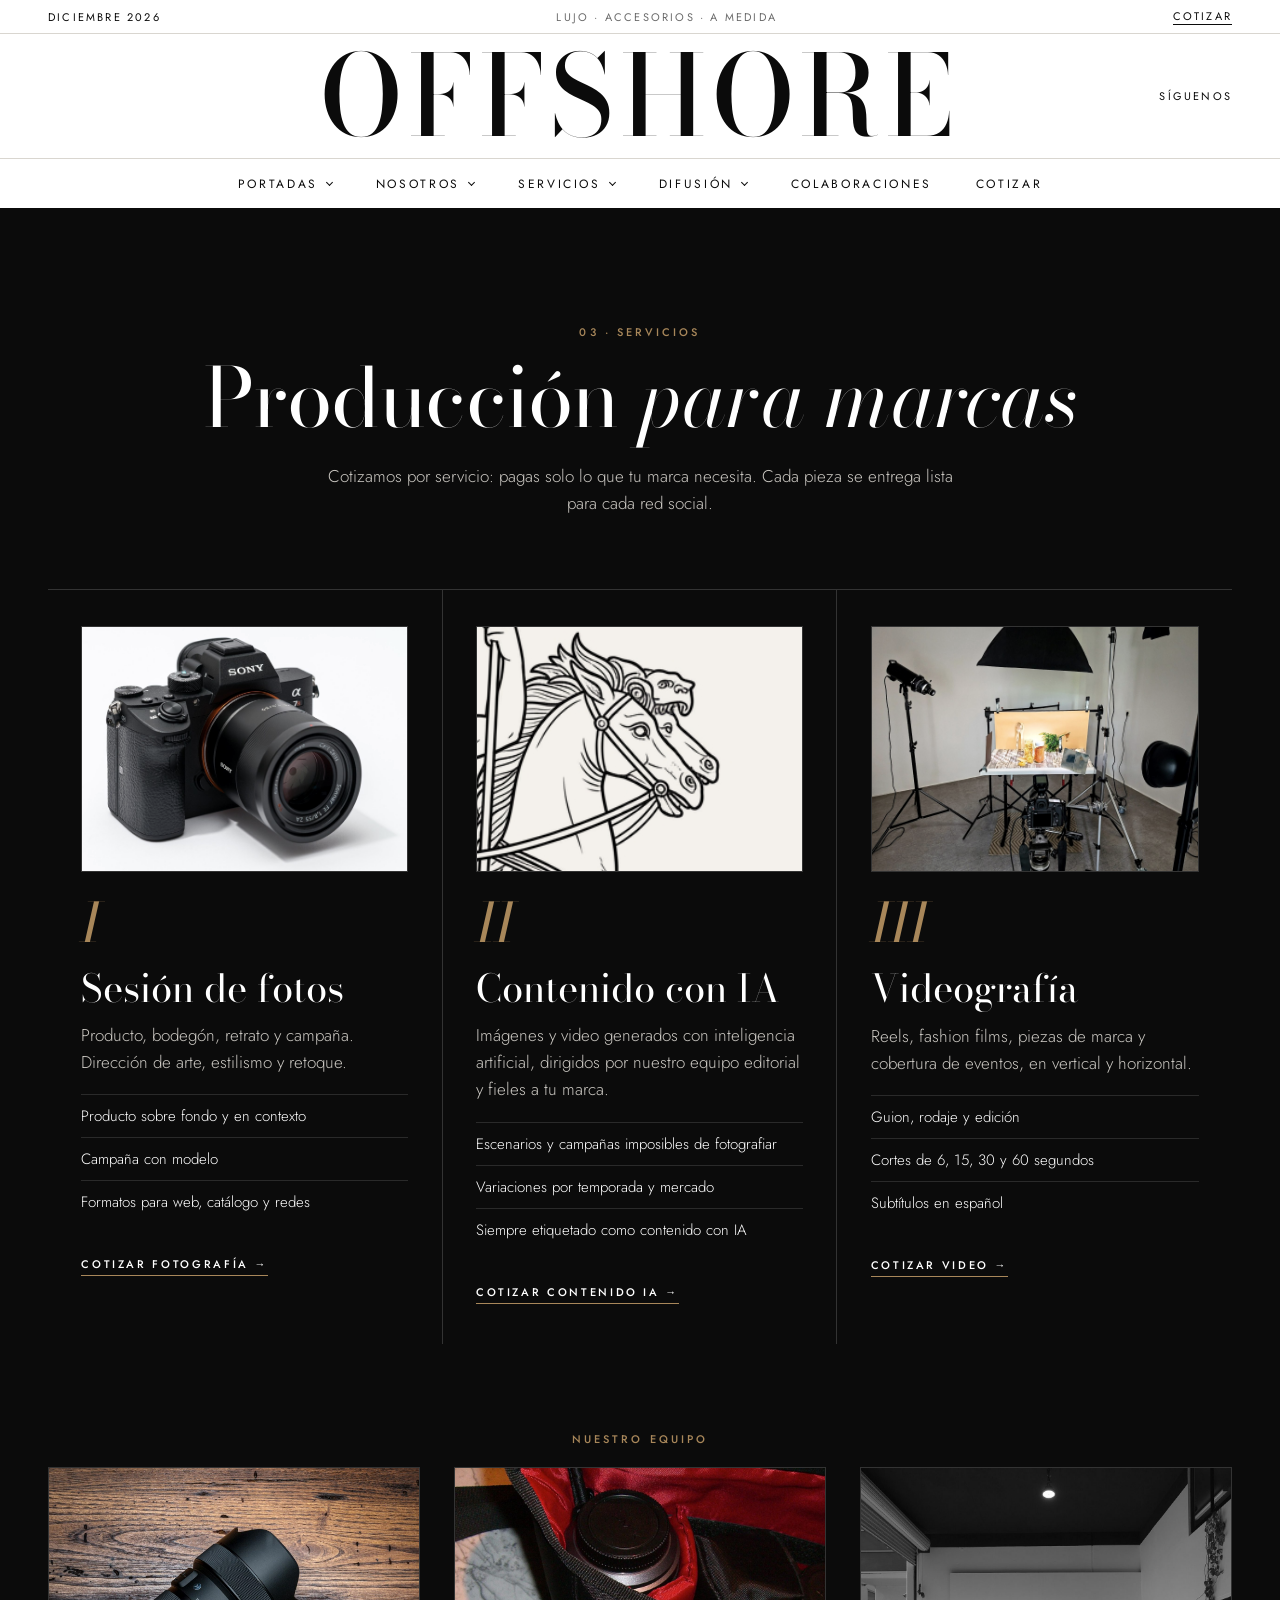
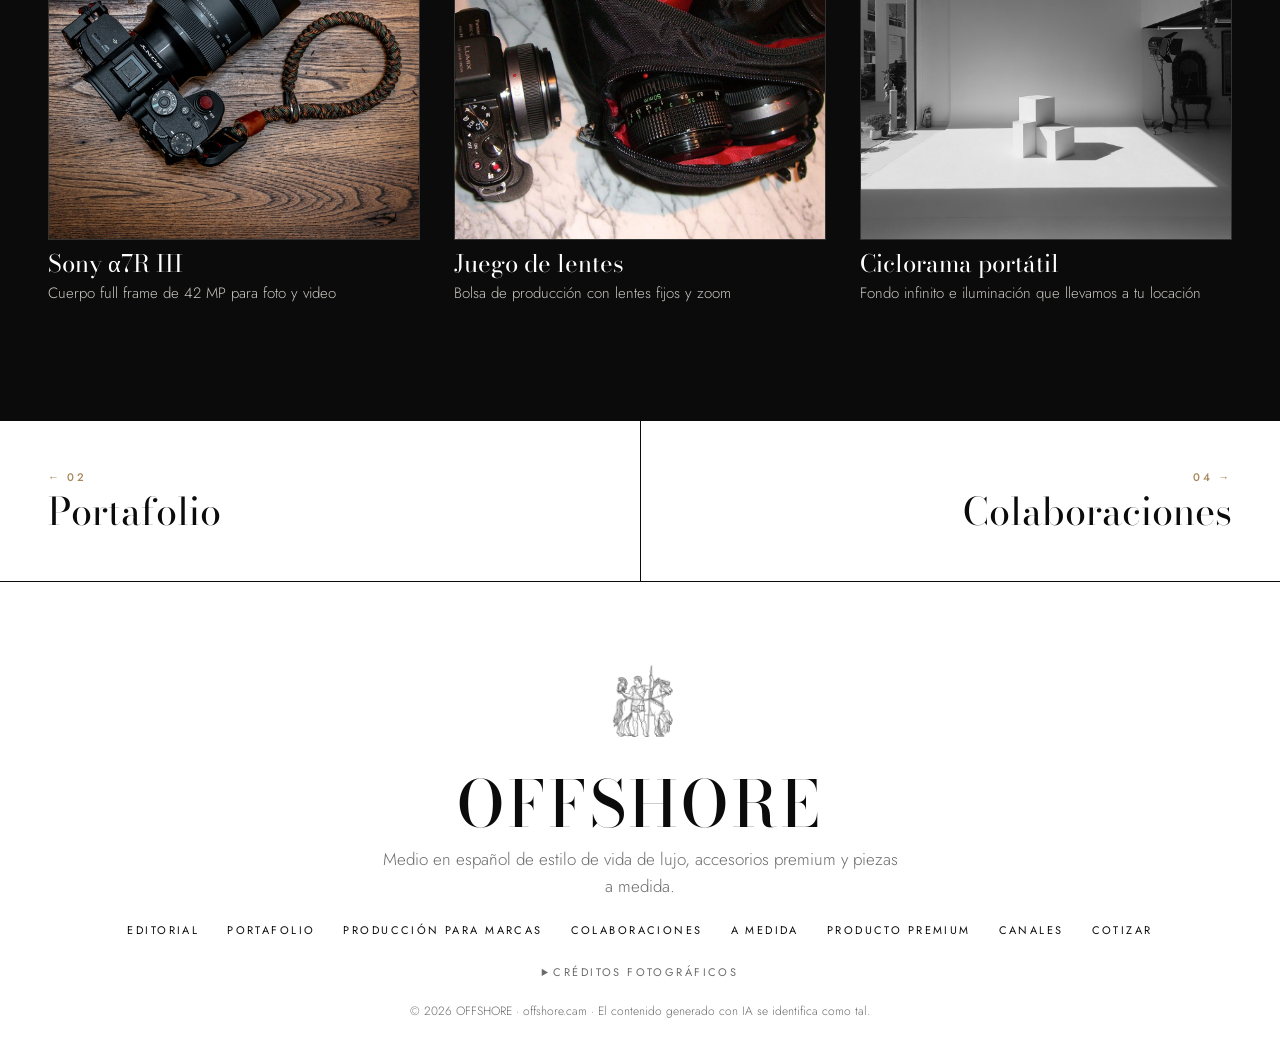
<file: servicios/index.html>
<!doctype html>
<html lang="es">
<head>
<meta charset="utf-8">
<meta name="viewport" content="width=device-width, initial-scale=1">
<title>Producción para marcas · OFFSHORE</title>
<meta name="description" content="Sesión de fotos, contenido con IA y videografía para marcas, cotizados por servicio.">
<meta property="og:title" content="Producción para marcas · OFFSHORE">
<meta property="og:description" content="Sesión de fotos, contenido con IA y videografía para marcas, cotizados por servicio.">
<meta property="og:image" content="images/marca/offshore-emblema.jpg">
<meta property="og:type" content="website">
<meta name="theme-color" content="#ffffff">
<link rel="icon" href="../images/marca/offshore-emblema.jpg">
<link rel="preconnect" href="https://fonts.googleapis.com">
<link rel="preconnect" href="https://fonts.gstatic.com" crossorigin>
<link href="https://fonts.googleapis.com/css2?family=Bodoni+Moda:ital,opsz,wght@0,6..96,400..900;1,6..96,400..700&family=Jost:wght@300;400;500&display=swap" rel="stylesheet">
<link rel="stylesheet" href="../css/offshore.css">
</head>
<body>

<a class="saltar" href="#contenido">Ir al contenido</a>

<header class="cabecera" id="cabecera">
  <div class="barra">
    <span class="barra__fecha" id="fecha">Noviembre 2026</span>
    <span class="barra__lema">Lujo · Accesorios · A medida</span>
    <a class="barra__cta" href="../cotiza/index.html">Cotizar</a>
  </div>
  <div class="mancheta">
    <button class="menu-btn" id="menuBtn" aria-expanded="false" aria-controls="menu" aria-label="Abrir menú"><span></span><span></span></button>
    <a class="mancheta__nombre" href="../index.html">OFFSHORE</a>
    <a class="mancheta__canales" href="../canales/index.html">Síguenos</a>
  </div>
  <nav class="menu" id="menu" aria-label="Principal">
    <ul class="menu__lista">
      <li class="menu__grupo">
        <button class="menu__abre" type="button" aria-expanded="false" aria-controls="menuPortadas">Portadas</button>
        <ul class="menu__sub" id="menuPortadas">
          <li><a href="../index.html"><span>N.º 01</span>Invierno 2026</a></li>
        </ul>
      </li>
      <li class="menu__grupo">
        <button class="menu__abre" type="button" aria-expanded="false" aria-controls="menuNosotros">Nosotros</button>
        <ul class="menu__sub" id="menuNosotros">
          <li><a href="../editorial/index.html"><span>01</span>Editorial</a></li>
          <li><a href="../portafolio/index.html"><span>02</span>Portafolio</a></li>
          <li><a href="../canales/index.html"><span>03</span>Canales</a></li>
        </ul>
      </li>
      <li class="menu__grupo">
        <button class="menu__abre" type="button" aria-expanded="false" aria-controls="menuServicios">Servicios</button>
        <ul class="menu__sub" id="menuServicios">
          <li><a href="../servicios/index.html#filmacion"><span>01</span>Filmación</a></li>
          <li><a href="../servicios/index.html#fotografia"><span>02</span>Fotografía</a></li>
          <li><a href="../servicios/index.html#agentes"><span>03</span>Agentes</a></li>
        </ul>
      </li>
      <li class="menu__grupo">
        <button class="menu__abre" type="button" aria-expanded="false" aria-controls="menuDifusion">Difusión</button>
        <ul class="menu__sub" id="menuDifusion">
          <li><a href="../premium/index.html"><span>01</span>Producto premium</a></li>
          <li><a href="../a-medida/index.html"><span>02</span>A medida</a></li>
        </ul>
      </li>
      <li><a class="menu__enlace" href="../colaboraciones/index.html">Colaboraciones</a></li>
      <li><a class="menu__cotizar" href="../cotiza/index.html">Cotizar</a></li>
    </ul>
  </nav>
</header>

<main id="contenido">

  <!-- SERVICIOS -->
  <section class="seccion seccion--tinta" id="servicios">
    <header class="seccion__cabeza">
      <p class="rotulo">03 · Servicios</p>
      <h2>Producción <em>para marcas</em></h2>
      <p class="seccion__entrada">Cotizamos por servicio: pagas solo lo que tu marca necesita. Cada pieza se entrega lista para cada red social.</p>
    </header>
    <div class="servicios">
      <article class="servicio" id="fotografia">
        <div class="marco marco--servicio"><img src="../images/equipo/sony-a7r-iii.jpg" alt="Cámara Sony α7R III con lente zoom sobre fondo blanco" loading="lazy"></div>
        <span class="servicio__num">I</span>
        <h3>Sesión de fotos</h3>
        <p>Producto, bodegón, retrato y campaña. Dirección de arte, estilismo y retoque.</p>
        <ul>
          <li>Producto sobre fondo y en contexto</li>
          <li>Campaña con modelo</li>
          <li>Formatos para web, catálogo y redes</li>
        </ul>
        <a href="../cotiza/index.html?servicio=foto" data-servicio="foto">Cotizar fotografía →</a>
      </article>
      <article class="servicio" id="agentes">
        <div class="detalle detalle--caballos detalle--servicio" role="img" aria-label="Detalle del emblema de OFFSHORE: cabezas de caballo"></div>
        <span class="servicio__num">II</span>
        <h3>Contenido con IA</h3>
        <p>Imágenes y video generados con inteligencia artificial, dirigidos por nuestro equipo editorial y fieles a tu marca.</p>
        <ul>
          <li>Escenarios y campañas imposibles de fotografiar</li>
          <li>Variaciones por temporada y mercado</li>
          <li>Siempre etiquetado como contenido con IA</li>
        </ul>
        <a href="../cotiza/index.html?servicio=ia" data-servicio="ia">Cotizar contenido IA →</a>
      </article>
      <article class="servicio" id="filmacion">
        <div class="marco marco--servicio"><img src="../images/equipo/iluminacion.jpg" alt="Set de estudio con flashes, sombrillas y mesa de producto" loading="lazy"></div>
        <span class="servicio__num">III</span>
        <h3>Videografía</h3>
        <p>Reels, fashion films, piezas de marca y cobertura de eventos, en vertical y horizontal.</p>
        <ul>
          <li>Guion, rodaje y edición</li>
          <li>Cortes de 6, 15, 30 y 60 segundos</li>
          <li>Subtítulos en español</li>
        </ul>
        <a href="../cotiza/index.html?servicio=video" data-servicio="video">Cotizar video →</a>
      </article>
    </div>

    <div class="equipo">
      <p class="rotulo">Nuestro equipo</p>
      <div class="equipo__fila">
        <figure class="foto"><img src="../images/equipo/sony-a7r-iii-mesa.jpg" alt="Sony α7R III con lente gran angular sobre mesa de madera" loading="lazy"><figcaption><strong>Sony α7R III</strong> Cuerpo full frame de 42 MP para foto y video</figcaption></figure>
        <figure class="foto"><img src="../images/equipo/bolsa-lentes.jpg" alt="Bolsa de cámara abierta con cámara y juego de lentes" loading="lazy"><figcaption><strong>Juego de lentes</strong> Bolsa de producción con lentes fijos y zoom</figcaption></figure>
        <figure class="foto"><img src="../images/equipo/ciclorama.jpg" alt="Estudio con ciclorama blanco e iluminación cenital" loading="lazy"><figcaption><strong>Ciclorama portátil</strong> Fondo infinito e iluminación que llevamos a tu locación</figcaption></figure>
      </div>
    </div>
  </section>

  <nav class="pasar" aria-label="Pasar página">
    <a class="pasar__ant" href="../portafolio/index.html"><small>← 02</small>Portafolio</a>
    <a class="pasar__sig" href="../colaboraciones/index.html"><small>04 →</small>Colaboraciones</a>
  </nav>


</main>

<footer class="pie">
  <img class="pie__emblema" src="../images/marca/offshore-emblema.jpg" alt="" aria-hidden="true">
  <p class="pie__nombre">OFFSHORE</p>
  <p class="pie__texto">Medio en español de estilo de vida de lujo, accesorios premium y piezas a medida.</p>
  <nav class="pie__nav" aria-label="Pie">
    <a href="../editorial/index.html">Editorial</a><a href="../portafolio/index.html">Portafolio</a><a href="../servicios/index.html">Producción para marcas</a><a href="../colaboraciones/index.html">Colaboraciones</a><a href="../a-medida/index.html">A medida</a><a href="../premium/index.html">Producto premium</a><a href="../canales/index.html">Canales</a><a href="../cotiza/index.html">Cotizar</a>
  </nav>
  <details class="creditos">
    <summary>Créditos fotográficos</summary>
    <ul>
      <li>Sony α7R III sobre fondo blanco — Jürgen Matern, <a href="https://commons.wikimedia.org/wiki/File:Sony_Alpha_ILCE-7RM3_full_frame_camera_with_lens.jpeg" rel="noopener">CC BY-SA 4.0</a></li>
      <li>Sony α7R III sobre mesa — John Brighenti, <a href="https://commons.wikimedia.org/wiki/File:Sony_Alpha_7R_III_with_Sigma_14-24mm_F2.8_DG_DN_Art.jpg" rel="noopener">CC BY 2.0</a></li>
      <li>Bolsa con lentes — Edvvc, <a href="https://commons.wikimedia.org/wiki/File:Six_lenses_(7410220256).jpg" rel="noopener">CC BY 2.0</a></li>
      <li>Ciclorama — MarkScarrott, <a href="https://commons.wikimedia.org/wiki/File:STUDIO_2_1.jpg" rel="noopener">CC BY-SA 4.0</a></li>
      <li>Set de iluminación — Klaus Ohlenschläger, <a href="https://commons.wikimedia.org/wiki/File:Professionelle_Produktfotografie_im_Fotostudio.jpg" rel="noopener">CC BY-SA 4.0</a></li>
      <li>Reloj clásico — Speake-Marin, <a href="https://commons.wikimedia.org/wiki/File:Classic_HMS_wristwatch_by_Speake-Marin.jpg" rel="noopener">CC BY-SA 3.0</a></li>
      <li>Cronógrafo — Ralf Steinberger, <a href="https://commons.wikimedia.org/wiki/File:Tissot_chronograph_watch_on_white_background.jpg" rel="noopener">CC BY 2.0</a></li>
      <li>Gemelos — Hgrobe, <a href="https://commons.wikimedia.org/wiki/File:Cufflinks-awi_hg.jpg" rel="noopener">CC BY-SA 3.0</a></li>
      <li>Pluma fuente — Irina Antonova, <a href="https://commons.wikimedia.org/wiki/File:Montblanc_fountain_pen_by_Irina_Antonova.jpg" rel="noopener">CC BY-SA 4.0</a></li>
      <li>Gafas de sol — Lotus Head, <a href="https://commons.wikimedia.org/wiki/File:Sunglasses-1.jpg" rel="noopener">CC BY-SA 3.0</a></li>
      <li>Argollas — Litho Printers, <a href="https://commons.wikimedia.org/wiki/File:Wedding_rings_photo_by_Litho_Printers.jpg" rel="noopener">CC BY 2.0</a></li>
      <li>Anillo de oro — The Metropolitan Museum of Art, <a href="https://commons.wikimedia.org/wiki/File:Gold_Signet_Ring_of_Michael_Zorianos_MET_LC_18_145_42_s6.jpg" rel="noopener">CC0</a></li>
      <li>Imágenes de producto de sastrería, camisería y cuidado de la piel: cortesía de las marcas.</li>
    </ul>
  </details>
  <p class="pie__legal">© <span id="anio">2026</span> OFFSHORE · offshore.cam · El contenido generado con IA se identifica como tal.</p>
</footer>

<script src="../js/offshore.js" defer></script>
</body>
</html>
</file>
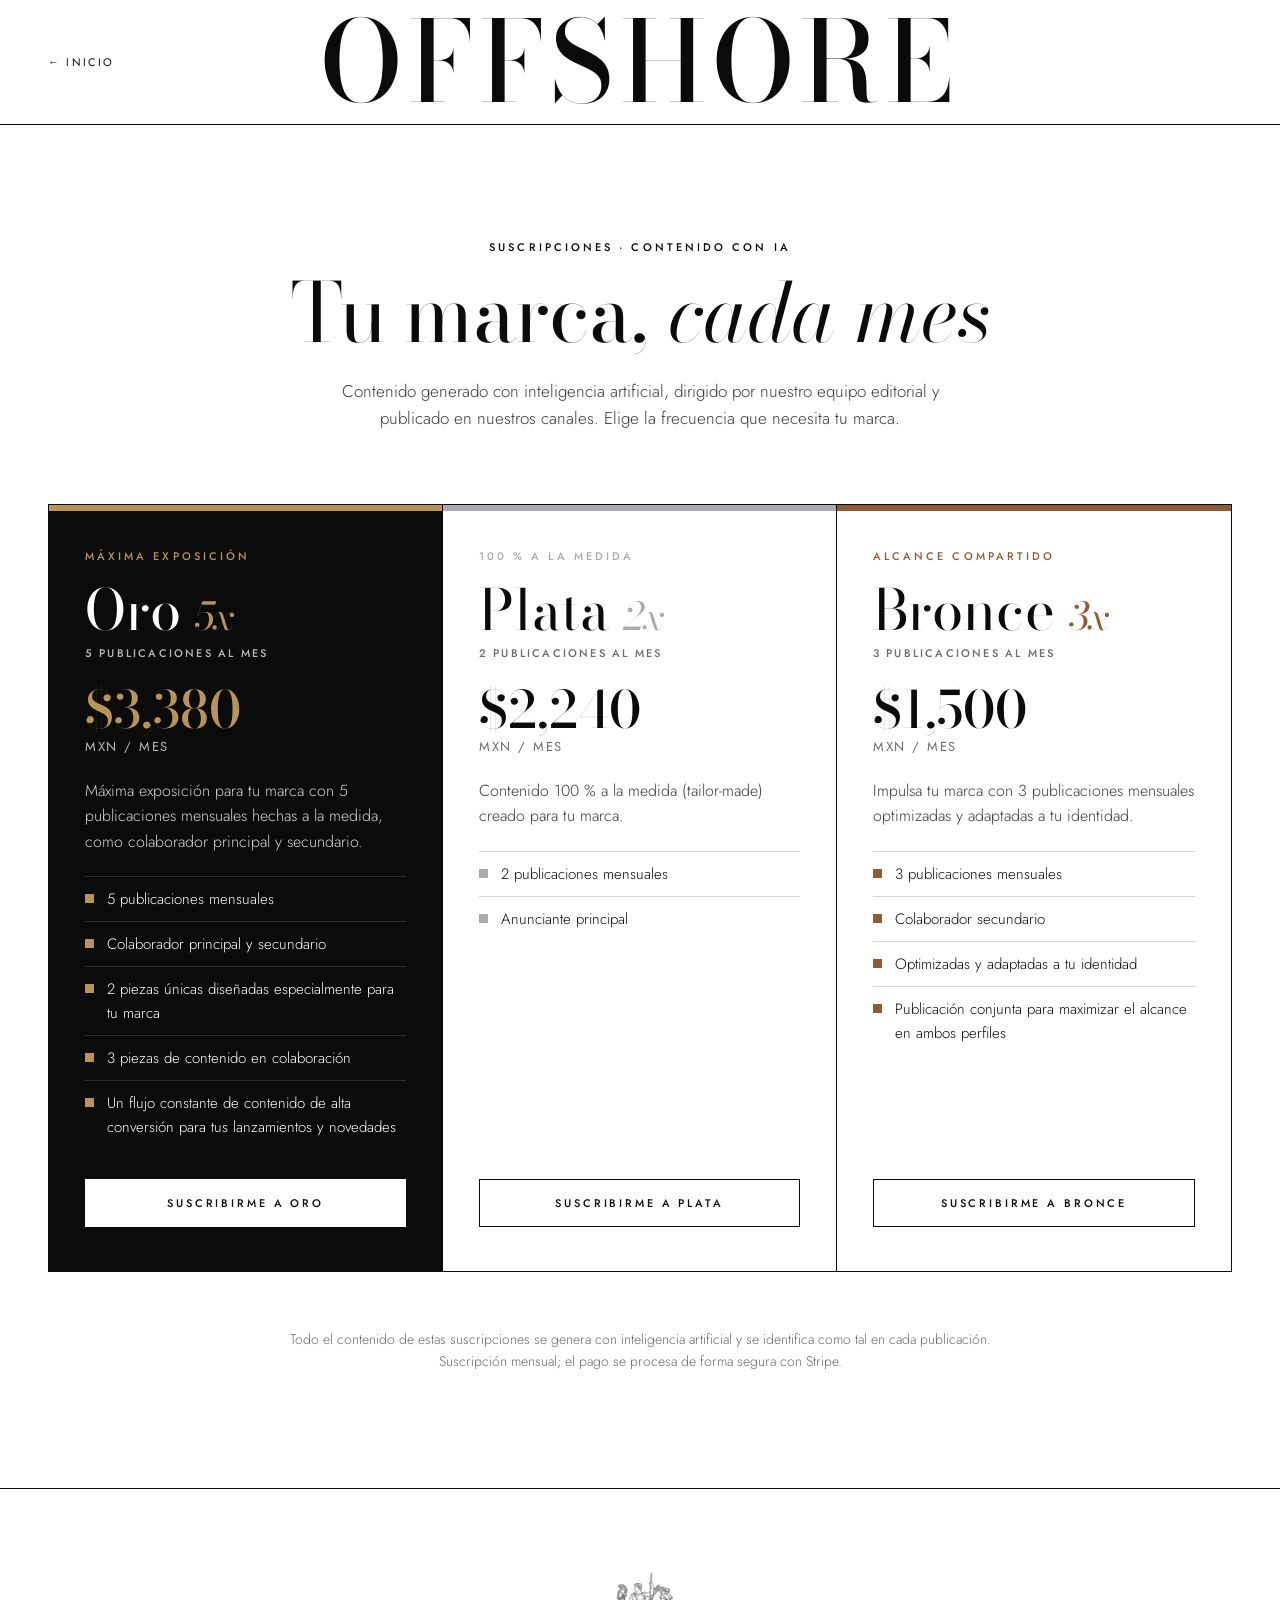
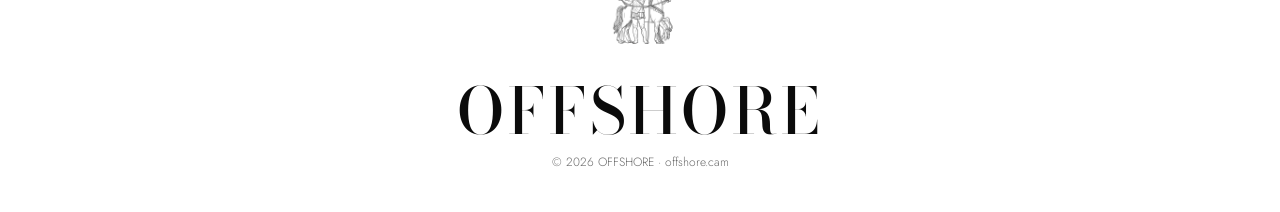
<file: suscripciones/index.html>
<!doctype html>
<html lang="es">
<head>
<meta charset="utf-8">
<meta name="viewport" content="width=device-width, initial-scale=1">
<title>Suscripciones · OFFSHORE</title>
<meta name="description" content="Suscripciones mensuales de contenido generado con IA para marcas: Oro 5x, Plata 2x y Bronce 3x.">
<meta name="robots" content="noindex, nofollow">
<meta name="theme-color" content="#ffffff">
<link rel="icon" href="../images/marca/offshore-emblema.jpg">
<link rel="preconnect" href="https://fonts.googleapis.com">
<link rel="preconnect" href="https://fonts.gstatic.com" crossorigin>
<link href="https://fonts.googleapis.com/css2?family=Bodoni+Moda:ital,opsz,wght@0,6..96,400..900;1,6..96,400..700&family=Jost:wght@300;400;500&display=swap" rel="stylesheet">
<link rel="stylesheet" href="../css/offshore.css">
<style>
  .planes{display:grid;grid-template-columns:repeat(3,1fr);gap:0;border:1px solid var(--tinta);max-width:var(--ancho);margin:0 auto}
  .plan{display:flex;flex-direction:column;padding:clamp(28px,3.4vw,48px) clamp(22px,2.8vw,40px);border-right:1px solid var(--tinta);position:relative}
  .plan:last-child{border-right:0}
  .plan::before{content:"";position:absolute;top:0;left:0;right:0;height:6px;background:var(--metal)}
  .plan--oro{--metal:#b8935a;background:var(--tinta);color:var(--papel)}
  .plan--plata{--metal:#a9abae}
  .plan--bronce{--metal:#8f5c3a}
  .plan__sello{font:500 11px var(--sans);letter-spacing:.28em;text-transform:uppercase;color:var(--metal);margin:0 0 18px}
  .plan__nombre{display:flex;align-items:baseline;gap:14px;margin:0 0 6px}
  .plan__nombre h2{font:400 clamp(40px,4.4vw,60px)/1 var(--serif);font-variation-settings:"opsz" 96}
  .plan__x{font:italic 400 clamp(30px,3vw,42px)/1 var(--serif);color:var(--metal)}
  .plan__cuenta{font:500 11px var(--sans);letter-spacing:.2em;text-transform:uppercase;margin:0 0 22px;color:var(--gris)}
  .plan--oro .plan__cuenta{color:#bdb9b2}
  .plan__precio{margin:0 0 22px;font:400 13px var(--sans);letter-spacing:.14em;text-transform:uppercase;color:var(--gris)}
  .plan__precio span{display:block;font:500 clamp(40px,4vw,54px)/1.05 var(--serif);letter-spacing:0;color:var(--tinta);font-variation-settings:"opsz" 96}
  .plan--oro .plan__precio{color:#bdb9b2}
  .plan--oro .plan__precio span{color:var(--metal)}
  .plan__texto{margin:0 0 22px;font-size:16px;color:#3a3a3a}
  .plan--oro .plan__texto{color:#d8d4cd}
  .plan ul{list-style:none;margin:0 0 30px;padding:0;font-size:15px}
  .plan li{padding:10px 0 10px 22px;border-top:1px solid var(--linea);position:relative}
  .plan--oro li{border-top-color:#2c2c2c}
  .plan li::before{content:"";position:absolute;left:0;top:17px;width:9px;height:9px;background:var(--metal)}
  .plan .boton{margin-top:auto;text-align:center}
  .plan--oro .boton{background:var(--papel);color:var(--tinta);border-color:var(--papel)}
  .plan--oro .boton:hover{background:transparent;color:var(--papel)}
  .nota-ia{max-width:760px;margin:clamp(36px,5vw,56px) auto 0;text-align:center;font-size:14px;color:var(--gris)}
  .sus-cabecera{position:static}
  .sus-cabecera .mancheta{grid-template-columns:1fr auto 1fr}
  .sus-volver{justify-self:start;font:400 11px var(--sans);letter-spacing:.2em;text-transform:uppercase;text-decoration:none}
  @media (max-width:900px){
    .planes{grid-template-columns:1fr}
    .plan{border-right:0;border-bottom:1px solid var(--tinta)}
    .plan:last-child{border-bottom:0}
  }
  @media (max-width:600px){.sus-volver{font-size:10px;letter-spacing:.1em}}
</style>
</head>
<body>

<header class="cabecera sus-cabecera">
  <div class="mancheta">
    <a class="sus-volver" href="../">← Inicio</a>
    <a class="mancheta__nombre" href="../">OFFSHORE</a>
    <span></span>
  </div>
</header>

<main>
  <section class="seccion" style="border-top:0">
    <header class="seccion__cabeza">
      <p class="rotulo">Suscripciones · Contenido con IA</p>
      <h2>Tu marca, <em>cada mes</em></h2>
      <p class="seccion__entrada">Contenido generado con inteligencia artificial, dirigido por nuestro equipo editorial y publicado en nuestros canales. Elige la frecuencia que necesita tu marca.</p>
    </header>


    <div class="planes">
      <article class="plan plan--oro">
        <p class="plan__sello">Máxima exposición</p>
        <div class="plan__nombre"><h2>Oro</h2><span class="plan__x">5x</span></div>
        <p class="plan__cuenta">5 publicaciones al mes</p>
        <p class="plan__precio"><span>$3,380</span> MXN / mes</p>
        <p class="plan__texto">Máxima exposición para tu marca con 5 publicaciones mensuales hechas a la medida, como colaborador principal y secundario.</p>
        <ul>
          <li>5 publicaciones mensuales</li>
          <li>Colaborador principal y secundario</li>
          <li>2 piezas únicas diseñadas especialmente para tu marca</li>
          <li>3 piezas de contenido en colaboración</li>
          <li>Un flujo constante de contenido de alta conversión para tus lanzamientos y novedades</li>
        </ul>
        <a class="boton" href="https://buy.stripe.com/14A8wJ9Yg84Ae12dqK0kE03" rel="noopener">Suscribirme a Oro</a>
      </article>

      <article class="plan plan--plata">
        <p class="plan__sello">100 % a la medida</p>
        <div class="plan__nombre"><h2>Plata</h2><span class="plan__x">2x</span></div>
        <p class="plan__cuenta">2 publicaciones al mes</p>
        <p class="plan__precio"><span>$2,240</span> MXN / mes</p>
        <p class="plan__texto">Contenido 100 % a la medida (tailor-made) creado para tu marca.</p>
        <ul>
          <li>2 publicaciones mensuales</li>
          <li>Anunciante principal</li>
        </ul>
        <a class="boton boton--linea" href="https://buy.stripe.com/dRm9ANb2k84A3mobiC0kE04" rel="noopener">Suscribirme a Plata</a>
      </article>

      <article class="plan plan--bronce">
        <p class="plan__sello">Alcance compartido</p>
        <div class="plan__nombre"><h2>Bronce</h2><span class="plan__x">3x</span></div>
        <p class="plan__cuenta">3 publicaciones al mes</p>
        <p class="plan__precio"><span>$1,500</span> MXN / mes</p>
        <p class="plan__texto">Impulsa tu marca con 3 publicaciones mensuales optimizadas y adaptadas a tu identidad.</p>
        <ul>
          <li>3 publicaciones mensuales</li>
          <li>Colaborador secundario</li>
          <li>Optimizadas y adaptadas a tu identidad</li>
          <li>Publicación conjunta para maximizar el alcance en ambos perfiles</li>
        </ul>
        <a class="boton boton--linea" href="https://buy.stripe.com/eVq9ANgmE5Ws6yA2M60kE02" rel="noopener">Suscribirme a Bronce</a>
      </article>
    </div>

    <p class="nota-ia">Todo el contenido de estas suscripciones se genera con inteligencia artificial y se identifica como tal en cada publicación. Suscripción mensual; el pago se procesa de forma segura con Stripe.</p>
  </section>
</main>

<footer class="pie">
  <img class="pie__emblema" src="../images/marca/offshore-emblema.jpg" alt="" aria-hidden="true">
  <p class="pie__nombre">OFFSHORE</p>
  <p class="pie__legal">© <span id="anio">2026</span> OFFSHORE · offshore.cam</p>
</footer>

<script>document.getElementById("anio").textContent = new Date().getFullYear();</script>
</body>
</html>
</file>
<file: css/offshore.css>
/* OFFSHORE · offshore.cam · 1.3.0 — editorial blanco y negro, Didone */
:root{
  --papel:#ffffff;
  --crema:#f4f1ec;
  --tinta:#0b0b0b;
  --gris:#6b6b6b;
  --linea:#d9d6d0;
  --oro:#a8875a;
  --serif:"Bodoni Moda","Didot","Bodoni 72",Georgia,serif;
  --sans:"Jost","Futura","Helvetica Neue",Arial,sans-serif;
  --ancho:1280px;
  --margen:clamp(16px,4vw,48px);
}
*,*::before,*::after{box-sizing:border-box}
html{scroll-behavior:smooth;scroll-padding-top:120px}
body{margin:0;background:var(--papel);color:var(--tinta);font:300 17px/1.6 var(--sans);-webkit-font-smoothing:antialiased;overflow-x:hidden}
img{max-width:100%;display:block}
a{color:inherit}
em{font-style:italic}
h1,h2,h3{font-family:var(--serif);font-weight:400;margin:0;line-height:1.05}
.saltar{position:absolute;left:-999px;top:0;background:var(--tinta);color:var(--papel);padding:8px 14px;z-index:99}
.saltar:focus{left:8px}
:focus-visible{outline:1px solid var(--oro);outline-offset:3px}

.rotulo{font:500 11px/1.4 var(--sans);letter-spacing:.28em;text-transform:uppercase;margin:0 0 14px}

/* ---------- Cabecera ---------- */
.cabecera{position:sticky;top:0;z-index:20;background:var(--papel);border-bottom:1px solid var(--tinta)}
.barra{display:flex;justify-content:space-between;align-items:center;gap:12px;padding:8px var(--margen);border-bottom:1px solid var(--linea);font:400 11px var(--sans);letter-spacing:.2em;text-transform:uppercase}
.barra__lema{color:var(--gris)}
.barra__cta{text-decoration:none;border-bottom:1px solid}
.mancheta{display:grid;grid-template-columns:1fr auto 1fr;align-items:center;padding:6px var(--margen);transition:padding .3s}
.mancheta__nombre{font-family:var(--serif);font-weight:500;font-size:clamp(44px,9vw,112px);letter-spacing:.06em;line-height:1;text-decoration:none;font-variation-settings:"opsz" 96;transition:font-size .3s}
.mancheta__canales{justify-self:end;font:400 11px var(--sans);letter-spacing:.2em;text-transform:uppercase;text-decoration:none}
.cabecera.compacta .mancheta{padding:2px var(--margen)}
.cabecera.compacta .mancheta__nombre{font-size:clamp(32px,4vw,48px)}
.menu-btn{justify-self:start;width:28px;height:20px;background:none;border:0;padding:0;cursor:pointer;display:flex;flex-direction:column;justify-content:space-between}
.menu-btn span{display:block;height:1px;background:var(--tinta);transition:transform .3s}
.menu-btn[aria-expanded="true"] span:first-child{transform:translateY(9.5px) rotate(45deg)}
.menu-btn[aria-expanded="true"] span:last-child{transform:translateY(-9.5px) rotate(-45deg)}
.menu{padding:10px var(--margen) 12px;border-top:1px solid var(--linea)}
.menu ul{list-style:none;margin:0;padding:0}
.menu__lista{display:flex;justify-content:center;align-items:center;gap:6px 44px}
.menu__grupo{position:relative}
.menu__abre,.menu__enlace,.menu__cotizar{font:400 12px var(--sans);letter-spacing:.22em;text-transform:uppercase;text-decoration:none;color:var(--tinta);background:none;border:0;border-bottom:1px solid transparent;padding:2px 0;cursor:pointer}
.menu__abre::after{content:"";display:inline-block;width:5px;height:5px;margin:0 0 3px 9px;border-right:1px solid;border-bottom:1px solid;transform:rotate(45deg);transition:transform .25s}
.menu__abre[aria-expanded="true"]::after{transform:translateY(3px) rotate(-135deg)}
.menu__abre:hover,.menu__enlace:hover,.menu__enlace[aria-current],.menu__cotizar:hover,.menu__cotizar[aria-current]{border-color:var(--tinta)}
.menu__sub{position:absolute;top:calc(100% + 13px);left:50%;transform:translateX(-50%);min-width:290px;background:var(--papel);border:1px solid var(--tinta);padding:6px 0;display:none;z-index:30}
.menu__abre[aria-expanded="true"] + .menu__sub{display:block}
@media (hover:hover) and (min-width:761px){
  .menu__grupo:hover .menu__sub{display:block}
  .menu__grupo:hover .menu__abre::after{transform:translateY(3px) rotate(-135deg)}
  .menu__sub::before{content:"";position:absolute;left:0;right:0;top:-14px;height:14px}
}
.menu__sub a{display:flex;gap:14px;align-items:baseline;padding:10px 20px;text-decoration:none;font:400 18px/1.25 var(--serif);white-space:nowrap}
.menu__sub a span{font:500 10px var(--sans);letter-spacing:.2em;color:var(--oro);min-width:40px}
.menu__sub a:hover,.menu__sub a[aria-current]{font-style:italic;background:var(--crema)}

/* ---------- Portada ---------- */
.portada{max-width:var(--ancho);margin:0 auto;padding:clamp(28px,5vw,64px) var(--margen);display:grid;grid-template-columns:minmax(0,1.35fr) minmax(0,1fr);gap:clamp(28px,5vw,72px);align-items:start}
.portada__cubierta{container-type:inline-size;position:relative;margin:0;aspect-ratio:3/4;background:var(--crema);overflow:hidden;border:1px solid var(--tinta)}
.portada__numero{position:absolute;top:3cqw;left:0;right:0;text-align:center;font:400 10px var(--sans);letter-spacing:.3em;text-transform:uppercase;margin:0;z-index:2}
.portada__titulo{position:absolute;top:7.5cqw;left:0;right:0;text-align:center;font-size:17cqw;font-weight:600;letter-spacing:.02em;font-variation-settings:"opsz" 96;z-index:2;line-height:1}
.portada__foto{position:absolute;inset:0;width:100%;height:100%;object-fit:cover;object-position:50% 100%;z-index:1}
.portada__linea{position:absolute;z-index:2;margin:0;font-family:var(--serif);font-size:3.6cqw;line-height:1.1;text-transform:uppercase;letter-spacing:.02em}
.portada__linea .minus{text-transform:none;font-size:1.05em}
.portada__linea em{text-transform:none;font-size:1.05em}
.portada__linea--izq{right:4cqw;top:24%;text-align:right}
.portada__linea--der{left:4cqw;bottom:8%}
.portada__pie{position:absolute;bottom:2.4%;left:0;right:0;text-align:center;font:400 10px var(--sans);letter-spacing:.24em;text-transform:uppercase;z-index:2}
.portada__indice{padding-top:8px}
.indice{list-style:none;margin:0 0 28px;padding:0;border-top:1px solid var(--tinta)}
.indice li{border-bottom:1px solid var(--linea)}
.indice a{display:flex;gap:18px;align-items:baseline;padding:16px 0;text-decoration:none;font:400 clamp(19px,1.8vw,24px)/1.25 var(--serif)}
.indice a:hover{font-style:italic}
.indice span{font:500 11px var(--sans);letter-spacing:.2em;color:var(--oro)}
.portada__manifiesto{font-size:16px;color:#333;margin:0 0 26px}

.boton{display:inline-block;padding:15px 28px;background:var(--tinta);color:var(--papel);border:1px solid var(--tinta);font:500 11px var(--sans);letter-spacing:.26em;text-transform:uppercase;text-decoration:none;cursor:pointer;transition:background .25s,color .25s}
.boton:hover{background:var(--papel);color:var(--tinta)}
.boton--linea{background:transparent;color:var(--tinta)}
.boton--linea:hover{background:var(--tinta);color:var(--papel)}
.boton--claro{background:var(--papel);color:var(--tinta);border-color:var(--papel)}
.boton--claro:hover{background:transparent;color:var(--papel)}

/* ---------- Secciones ---------- */
.seccion{padding:clamp(56px,9vw,120px) var(--margen);border-top:1px solid var(--tinta)}
.seccion > *{max-width:var(--ancho);margin-left:auto;margin-right:auto}
.seccion__cabeza{text-align:center;margin-bottom:clamp(36px,6vw,72px)}
.seccion__cabeza h2{font-size:clamp(38px,6.4vw,84px);font-variation-settings:"opsz" 96;letter-spacing:-.01em}
.seccion__entrada{max-width:640px;margin:22px auto 0;font-size:17px;color:#3a3a3a}
.seccion--tinta{background:var(--tinta);color:var(--papel);border-top-color:var(--tinta)}
.seccion--tinta .seccion__entrada{color:#c9c6c0}
.seccion--tinta .rotulo{color:var(--oro)}
.seccion--papel{background:var(--crema)}

/* Detalles recortados del emblema (imágenes editoriales) */
.detalle{background:var(--crema) url("../images/marca/offshore-emblema.jpg") no-repeat;background-blend-mode:multiply;border:1px solid var(--tinta);aspect-ratio:4/5;margin-bottom:20px;transition:background-size .8s ease}
.detalle--yelmo{background-size:420%;background-position:28% 30%}
.detalle--caballos{background-size:380%;background-position:78% 32%;aspect-ratio:1}
.detalle--lanza{background-size:520%;background-position:59% 19%;aspect-ratio:1}
.detalle--figura{background-size:190%;background-position:49% 52%;aspect-ratio:3/4;margin:0}
.nota:hover .detalle--yelmo{background-size:450%}
.nota:hover .detalle--caballos{background-size:410%}
.nota:hover .detalle--lanza{background-size:560%}

/* Fotografías */
.marco{border:1px solid var(--tinta);aspect-ratio:1;overflow:hidden;margin-bottom:20px;background:var(--crema)}
.marco--alto{aspect-ratio:4/5}
.marco img{width:100%;height:100%;object-fit:cover;filter:saturate(.92);transition:transform 1.1s ease}
.nota:hover .marco img,.foto:hover img{transform:scale(1.04)}
.foto{margin:0}
.foto img{width:100%;aspect-ratio:4/5;object-fit:cover;border:1px solid var(--tinta);transition:transform 1.1s ease}
.foto figcaption{margin-top:10px;font:500 11px/1.5 var(--sans);letter-spacing:.2em;text-transform:uppercase}

/* ---------- Portafolio ---------- */
.portafolio{display:grid;grid-template-columns:repeat(3,1fr);gap:clamp(16px,2.6vw,36px)}
.portafolio .foto{overflow:hidden}
.portafolio .foto:nth-child(3n+2){margin-top:clamp(0px,5vw,72px)}
.portafolio__nota{text-align:center;margin-top:32px;font-size:13px;color:var(--gris)}

/* ---------- Editorial ---------- */
.editorial{display:grid;grid-template-columns:1.4fr 1fr 1fr;gap:clamp(20px,3vw,40px);align-items:start}
.nota h3{font-size:clamp(24px,2.4vw,34px);margin-bottom:10px}
.nota--grande h3{font-size:clamp(30px,3.4vw,46px)}
.nota p:not(.rotulo){margin:0;color:#3a3a3a}
.nota .rotulo{color:var(--oro)}
.cita{grid-column:1/-1;margin:clamp(24px,4vw,48px) auto 0;text-align:center;max-width:860px;font:italic 400 clamp(26px,3.6vw,46px)/1.2 var(--serif);border-top:1px solid var(--linea);padding-top:clamp(28px,4vw,48px)}
.cita em{font-style:normal}
.cita cite{display:block;margin-top:18px;font:400 11px var(--sans);letter-spacing:.24em;text-transform:uppercase;font-style:normal}

/* ---------- Servicios ---------- */
.servicios{display:grid;grid-template-columns:repeat(3,1fr);border-top:1px solid #333}
.servicio{padding:36px clamp(18px,2.6vw,36px) 40px;border-right:1px solid #333}
.servicio:last-child{border-right:0}
.servicio__num{font:italic 400 54px/1 var(--serif);color:var(--oro)}
.servicio h3{font-size:clamp(28px,3vw,40px);margin:18px 0 14px}
.servicio p{color:#c9c6c0;margin:0 0 18px}
.servicio ul{list-style:none;padding:0;margin:0 0 26px;font-size:15px}
.servicio li{padding:9px 0;border-top:1px solid #2a2a2a}
.servicio a{font:500 11px var(--sans);letter-spacing:.24em;text-transform:uppercase;text-decoration:none;border-bottom:1px solid var(--oro);padding-bottom:3px}

.marco--servicio{border-color:#333;aspect-ratio:4/3;margin-bottom:24px}
.marco--servicio img{filter:grayscale(.15) contrast(1.02)}
.detalle--servicio{aspect-ratio:4/3;border-color:#333;margin-bottom:24px}
.servicio:hover .marco--servicio img{transform:scale(1.04)}
.equipo{margin-top:clamp(48px,7vw,88px)!important;text-align:center}
.equipo__fila{display:grid;grid-template-columns:repeat(3,1fr);gap:clamp(16px,2.6vw,36px);text-align:left;margin-top:20px}
.equipo .foto{overflow:hidden}
.equipo .foto img{aspect-ratio:1;border-color:#333}
.equipo .foto figcaption{font:300 15px/1.5 var(--sans);letter-spacing:0;text-transform:none;color:#c9c6c0}
.equipo .foto strong{display:block;font:400 24px/1.2 var(--serif);color:var(--papel);margin-bottom:4px}

/* ---------- Match ---------- */
.match{display:grid;grid-template-columns:1.2fr 1fr;gap:clamp(28px,5vw,72px);align-items:start}
.pasos{list-style:none;margin:0;padding:0;counter-reset:p}
.pasos li{display:grid;grid-template-columns:56px 1fr;column-gap:12px;padding:22px 0;border-top:1px solid var(--linea)}
.pasos li:last-child{border-bottom:1px solid var(--linea)}
.pasos span{grid-row:span 2;font:italic 400 40px/1 var(--serif);color:var(--oro)}
.pasos h3{font-size:clamp(22px,2.2vw,28px);margin-bottom:6px}
.pasos p{margin:0;color:#3a3a3a}
.reparto{border:1px solid var(--tinta);padding:clamp(22px,3vw,36px);position:sticky;top:150px}
.reparto__control{display:flex;flex-wrap:wrap;gap:0;border:1px solid var(--tinta);margin-bottom:24px}
.reparto__control button{flex:1 1 auto;min-width:0;padding:12px 6px;background:none;border:0;border-right:1px solid var(--tinta);font:500 11px var(--sans);letter-spacing:.14em;text-transform:uppercase;cursor:pointer;color:var(--tinta)}
.reparto__control button:last-child{border-right:0}
.reparto__control button[aria-pressed="true"]{background:var(--tinta);color:var(--papel)}
.reparto__barra{display:flex;height:84px;border:1px solid var(--tinta)}
.reparto__barra div{flex:1;min-width:0;overflow:hidden;white-space:nowrap;display:flex;align-items:flex-end;padding:8px 10px;font:500 10px var(--sans);letter-spacing:.18em;text-transform:uppercase;border-right:1px solid var(--tinta);animation:entra .45s ease both}
.reparto__barra div:last-child{border-right:0}
.reparto__barra div:nth-child(odd){background:var(--tinta);color:var(--papel)}
.reparto__barra div:nth-child(even){background:var(--crema)}
.reparto__barra .principal{flex:2.4}
.niveles{margin:24px 0 18px}
.nivel{padding:16px 0;border-top:1px solid var(--linea)}
.nivel dt{font:400 24px/1.2 var(--serif);margin-bottom:8px}
.nivel dt::before{content:"";display:inline-block;width:12px;height:12px;background:var(--crema);border:1px solid var(--tinta);margin-right:10px}
.nivel--principal dt::before{background:var(--tinta)}
.nivel dt span{font:400 14px var(--sans);color:var(--gris)}
.nivel dd{margin:0 0 4px;font-size:15px;color:#3a3a3a}
.nivel dd strong{font-weight:500;color:var(--tinta)}
@keyframes entra{from{opacity:0;transform:scaleY(.6)}to{opacity:1;transform:none}}
.reparto__cifra{font:400 18px var(--sans);margin:22px 0 10px}
.reparto__cifra span{display:block;font:500 clamp(54px,7vw,84px)/1 var(--serif);font-variation-settings:"opsz" 96}
.reparto__nota{font-size:14px;color:var(--gris);margin:0}

/* ---------- A medida ---------- */
.medida{display:grid;grid-template-columns:1fr 1fr;gap:clamp(28px,6vw,96px);align-items:center}
.medida h2{font-size:clamp(38px,5.6vw,76px);margin-bottom:22px;font-variation-settings:"opsz" 96}
.medida p:not(.rotulo){color:#3a3a3a;margin:0 0 16px}
.medida .rotulo{color:var(--oro)}
.medida .boton{margin-top:14px}
/* A medida: collage de piezas sin marca (rejilla editorial, sin logotipos) */
.collage{display:grid;grid-template-columns:repeat(6,1fr);grid-template-rows:repeat(6,minmax(0,1fr));gap:10px;aspect-ratio:4/5}
.collage img{width:100%;height:100%;object-fit:cover;border:1px solid var(--tinta);background:var(--crema);filter:saturate(.92)}
.collage__a{grid-column:1/4;grid-row:1/5}
.collage__b{grid-column:4/7;grid-row:1/3;object-position:30% 40%}
.collage__c{grid-column:4/7;grid-row:3/5;object-position:50% 25%}
.collage__d{grid-column:1/3;grid-row:5/7;object-position:60% 50%}
.collage__e{grid-column:3/7;grid-row:5/7;object-position:50% 50%}

.galeria{display:grid;gap:clamp(16px,2.4vw,32px)}
.galeria--4{grid-template-columns:repeat(4,1fr)}
.medida + .galeria{margin-top:clamp(40px,6vw,80px)}
.galeria .foto{overflow:hidden}
.galeria .foto img{aspect-ratio:4/5}
.seccion--papel .foto img{border-color:var(--tinta)}

/* ---------- Canales ---------- */
.canales{list-style:none;margin:0 auto;padding:0;display:grid;grid-template-columns:repeat(5,1fr);border-top:1px solid var(--tinta);border-left:1px solid var(--tinta)}
.canales li{border-right:1px solid var(--tinta);border-bottom:1px solid var(--tinta)}
.canales a{display:flex;flex-direction:column;gap:6px;padding:clamp(22px,3vw,40px) 18px;text-decoration:none;text-align:center;transition:background .25s,color .25s;height:100%}
.canales svg{width:30px;height:30px;margin:0 auto 10px;fill:currentColor}
.canales strong{font:400 clamp(22px,2.4vw,32px) var(--serif)}
.canales span{font:400 11px var(--sans);letter-spacing:.18em;color:var(--gris)}
.canales a:hover{background:var(--tinta);color:var(--papel)}
.canales a:hover span{color:var(--oro)}

/* ---------- Cotiza ---------- */
.cotiza{display:grid;grid-template-columns:1fr 1fr;gap:28px 48px;max-width:960px}
.cotiza fieldset{border:0;border-top:1px solid #444;padding:18px 0 0;margin:0}
.cotiza legend{font:500 11px var(--sans);letter-spacing:.26em;text-transform:uppercase;color:var(--oro);padding:0 12px 0 0}
.opcion{display:flex;align-items:center;gap:12px;padding:9px 0;cursor:pointer;font-size:16px}
.opcion input{appearance:none;width:16px;height:16px;border:1px solid var(--papel);margin:0;flex:none;display:grid;place-items:center;cursor:pointer}
.opcion input[type=radio]{border-radius:50%}
.opcion input:checked::after{content:"";width:8px;height:8px;background:var(--oro)}
.opcion input[type=radio]:checked::after{border-radius:50%}
.campos{grid-column:1/-1;display:grid;grid-template-columns:1fr 1fr;gap:18px 28px}
.campos label{display:flex;flex-direction:column;gap:6px;font:500 11px var(--sans);letter-spacing:.2em;text-transform:uppercase;color:#c9c6c0}
.campos__ancho{grid-column:1/-1}
.campos input,.campos textarea{background:transparent;border:0;border-bottom:1px solid #666;color:var(--papel);font:300 17px var(--sans);padding:8px 0;letter-spacing:0;text-transform:none;border-radius:0}
.campos input:focus,.campos textarea:focus{outline:0;border-color:var(--oro)}
.cotiza__aviso{grid-column:1/-1;margin:0;min-height:1.4em;color:var(--oro);font-size:15px}
.cotiza .boton{grid-column:1/-1;justify-self:start}
.cotiza__nota{grid-column:1/-1;margin:-12px 0 0;font-size:13px;color:#8d8a85}

/* ---------- Pie ---------- */
.pie{text-align:center;padding:64px var(--margen) 40px;border-top:1px solid var(--tinta)}
.pie__emblema{width:120px;margin:0 auto 6px;mix-blend-mode:multiply}
.pie__nombre{font:500 clamp(40px,6vw,64px)/1 var(--serif);letter-spacing:.06em;margin:0 0 10px}
.pie__texto{color:var(--gris);margin:0 auto 22px;max-width:520px}
.pie__nav{display:flex;justify-content:center;flex-wrap:wrap;gap:8px 28px;margin-bottom:26px}
.pie__nav a{font:400 11px var(--sans);letter-spacing:.22em;text-transform:uppercase;text-decoration:none}
.pie__legal{font-size:12px;color:var(--gris);margin:0}

.creditos{max-width:720px;margin:0 auto 22px;text-align:left;font-size:12px;color:var(--gris)}
.creditos summary{text-align:center;cursor:pointer;font:400 11px var(--sans);letter-spacing:.22em;text-transform:uppercase}
.creditos ul{margin:14px 0 0;padding-left:18px;line-height:1.7}

/* ---------- Pasar página (anterior / siguiente) ---------- */
.pasar{display:grid;grid-template-columns:1fr 1fr;border-top:1px solid var(--tinta)}
.pasar a{display:flex;flex-direction:column;gap:6px;padding:clamp(28px,4vw,48px) var(--margen);text-decoration:none;font:400 clamp(24px,3vw,38px)/1.1 var(--serif);transition:background .25s,color .25s}
.pasar small{font:500 11px var(--sans);letter-spacing:.24em;text-transform:uppercase;color:var(--oro)}
.pasar__sig{text-align:right;border-left:1px solid var(--tinta)}
.pasar a:hover{background:var(--tinta);color:var(--papel)}

/* Aparición suave */
.revela{opacity:0;transform:translateY(18px);transition:opacity .8s ease,transform .8s ease}
.revela.visible{opacity:1;transform:none}
@media (prefers-reduced-motion:reduce){html{scroll-behavior:auto}.revela{opacity:1;transform:none;transition:none}*{animation:none!important}}

/* ---------- Responsive ---------- */
@media (max-width:980px){
  .portada,.match,.medida{grid-template-columns:1fr}
  .editorial{grid-template-columns:1fr 1fr}
  .nota--grande{grid-column:1/-1}
  .servicios{grid-template-columns:1fr}
  .servicio{border-right:0;border-bottom:1px solid #333}
  .canales{grid-template-columns:repeat(3,1fr)}
  .portafolio{grid-template-columns:repeat(2,1fr)}
  .portafolio .foto:nth-child(3n+2){margin-top:0}
  .equipo__fila{grid-template-columns:1fr}
  .galeria--4{grid-template-columns:repeat(2,1fr)}
  .reparto{position:static}
}
@media (max-width:760px){
  .barra__lema{display:none}
  .mancheta__nombre{grid-column:2;grid-row:1}
  .mancheta__canales{grid-column:3;grid-row:1}
  .menu-btn{grid-column:1/-1;grid-row:2;justify-self:center;width:46px;height:46px;padding:12px;margin:6px 0;border:1px solid var(--tinta);display:none}
  /* Arriba: OFFSHORE. Al bajar: solo el botón de menú, para dejar la pantalla al contenido */
  .menu-btn[aria-expanded="true"],.cabecera.compacta .menu-btn{display:flex}
  .cabecera.compacta .barra,.cabecera.compacta .mancheta__canales{display:none}
  .cabecera.compacta .mancheta{padding:0 var(--margen)}
  .cabecera.compacta .menu-btn{grid-column:1;grid-row:1;justify-self:start;width:26px;height:26px;padding:6px 5px;margin:8px 0}
  .cabecera.compacta .menu-btn[aria-expanded="true"] span:first-child{transform:translateY(5.5px) rotate(45deg)}
  .cabecera.compacta .menu-btn[aria-expanded="true"] span:last-child{transform:translateY(-5.5px) rotate(-45deg)}
  .cabecera.compacta .mancheta__nombre{grid-column:2/4;grid-row:1;justify-self:end;font-size:26px;letter-spacing:.08em}
  .menu{display:none;padding:18px var(--margen) 22px}
  .menu.abierto{display:block}
  .menu__lista{flex-direction:column;gap:14px}
  .menu__grupo{text-align:center;width:100%}
  .menu__sub{position:static;transform:none;min-width:0;border:0;border-top:1px solid var(--linea);border-bottom:1px solid var(--linea);margin-top:12px}
  .menu__sub a{justify-content:center;white-space:normal}
  .cotiza,.campos{grid-template-columns:1fr}
}
@media (min-width:761px){.menu-btn{visibility:hidden}}
@media (max-width:520px){
  .mancheta__nombre{font-size:40px}
  .mancheta__canales{display:none}
  .portada__pie{display:none}
  .portada__linea--der{bottom:5%}
  .editorial{grid-template-columns:1fr}
  .canales{grid-template-columns:repeat(2,1fr)}
  .canales li:last-child{grid-column:1/-1}
  .reparto__control button{font-size:10px;letter-spacing:.06em}
  .pasar{grid-template-columns:1fr}
  .pasar__sig{border-left:0;border-top:1px solid var(--tinta)}
}
</file>
